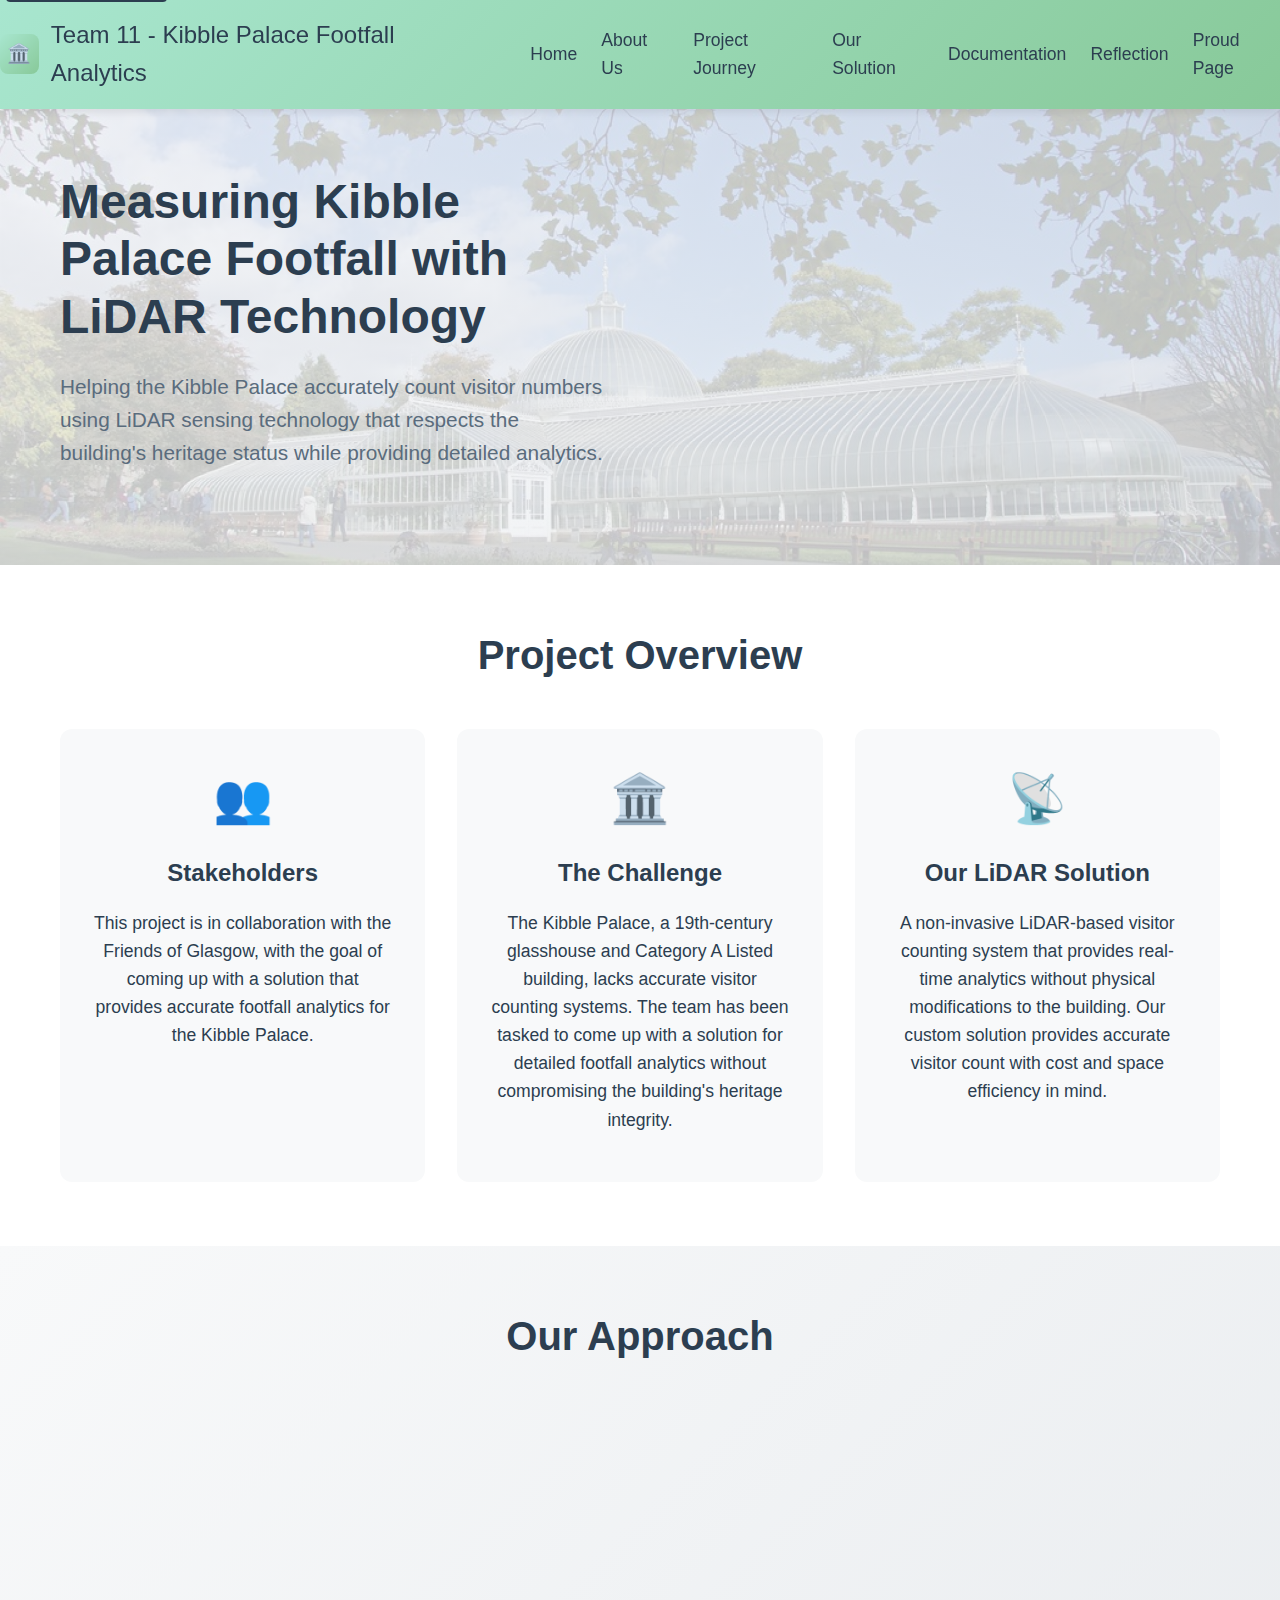
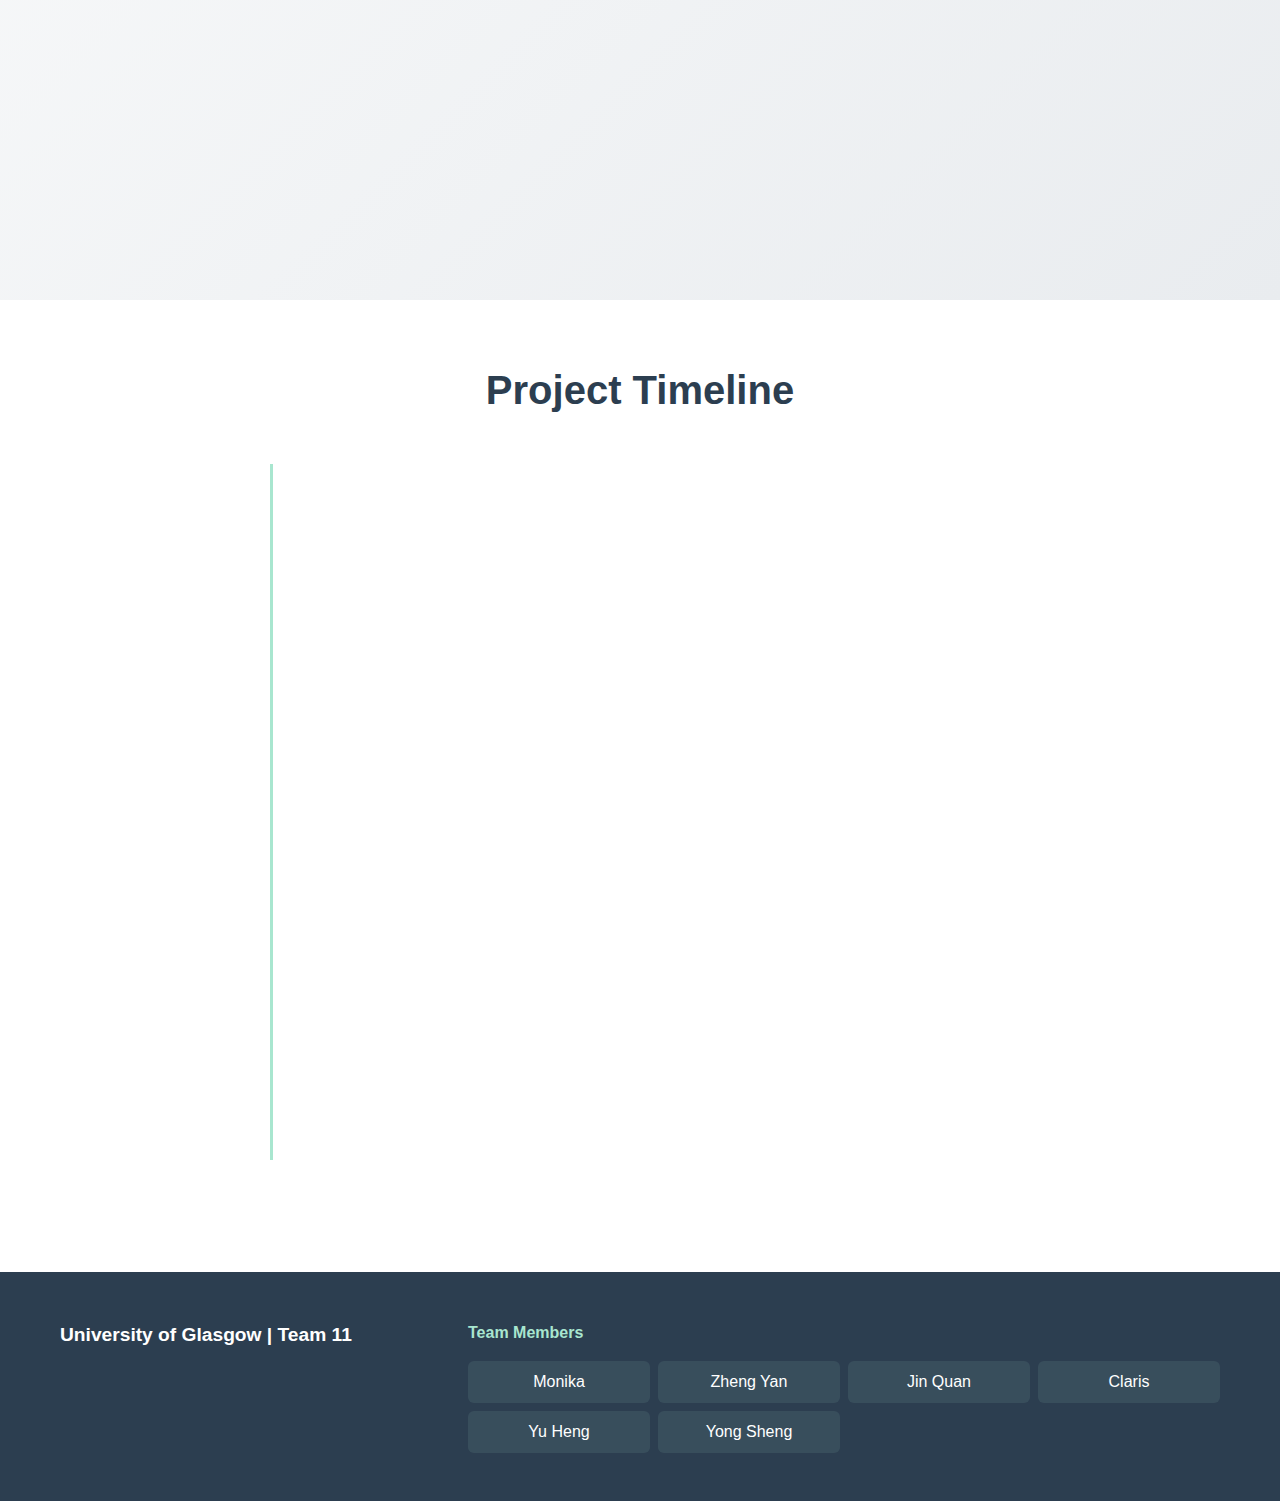
<file: index.html>
<!DOCTYPE html>
<html lang="en">
<head>
    <meta charset="UTF-8">
    <meta name="viewport" content="width=device-width, initial-scale=1.0">
    <title>Measuring Kibble Palace Footfall - LiDAR Solution</title>
    <link rel="stylesheet" href="css/index.css">
</head>
<body>
    <!-- Header -->
    <header>
        <nav>
            <div class="nav-container">
                <a href="index.html" class="logo">
                    <div class="logo-icon">🏛️</div>
                    Team 11 - Kibble Palace Footfall Analytics
                </a>
                <ul class="nav-menu">
                    <li class="nav-item">
                        <a href="index.html" class="nav-link">Home</a>
                    </li>
                    <li class="nav-item">
                        <a href="about.html" class="nav-link">About Us</a>
                    </li>
                    <li class="nav-item dropdown">
                        <a href="journey.html" class="nav-link dropdown-toggle">Project Journey</a>
                        <ul class="dropdown-menu">
                            <li><a href="journey.html#problem-statement" class="dropdown-link">Problem Statement</a></li>
                            <li><a href="journey.html#requirements" class="dropdown-link">Requirements</a></li>
                            <li><a href="journey.html#design-process" class="dropdown-link">Methodology</a></li>
                            <li><a href="journey.html#phase1" class="dropdown-link">Phase 1</a></li>
                            <li><a href="journey.html#phase2" class="dropdown-link">Phase 2</a></li>
                            <li><a href="journey.html#phase3" class="dropdown-link">Phase 3</a></li>
                            <li><a href="journey.html#phase4" class="dropdown-link">Phase 4</a></li>
                        </ul>
                    </li>
                    <li class="nav-item">
                        <a href="solutions.html" class="nav-link">Our Solution</a>
                    </li>
                    <li class="nav-item dropdown">
                        <a href="#" class="nav-link dropdown-toggle">Documentation</a>
                        <ul class="dropdown-menu">
                            <li><a href="portfolio.html" class="dropdown-link">Work Portfolio</a></li>
                        </ul>
                    </li>
                    <li class="nav-item">
                        <a href="reflection.html" class="nav-link">Reflection</a>
                    </li>
                    <li class="nav-item">
                        <a href="proud.html" class="nav-link">Proud Page</a>
                    </li>
                </ul>
                <button class="mobile-menu-toggle" aria-label="Toggle mobile menu">
                    <span></span>
                    <span></span>
                    <span></span>
                </button>
            </div>
        </nav>
    </header>

    <!-- Main Content -->
    <main>
        <!-- Hero Section -->
        <section class="hero">
            <div class="container">
            <div class="hero-content">
                <h1 class="hero-title">Measuring Kibble Palace Footfall with LiDAR Technology</h1>
                <p class="hero-subtitle">Helping the Kibble Palace accurately count visitor numbers using LiDAR sensing technology that respects the building's heritage status while providing detailed analytics.</p>
            </div>
        </section>

        <!-- Overview Section -->
        <section class="overview">
            <div class="container">
                <h2 class="section-title">Project Overview</h2>
                <div class="overview-grid">
                    <div class="overview-card">
                        <div class="card-icon">👥</div>
                        <h3>Stakeholders</h3>
                        <p>This project is in collaboration with the Friends of Glasgow, with the goal of coming up with a solution that provides accurate footfall analytics for the Kibble Palace.</p>
                    </div>
                    <div class="overview-card">
                        <div class="card-icon">🏛️</div>
                        <h3>The Challenge</h3>
                        <p>The Kibble Palace, a 19th-century glasshouse and Category A Listed building, lacks accurate visitor counting systems. The team has been tasked to come up with a solution for detailed footfall analytics without compromising the building's heritage integrity.</p>
                    </div>
                    <div class="overview-card">
                        <div class="card-icon">📡</div>
                        <h3>Our LiDAR Solution</h3>
                        <p>A non-invasive LiDAR-based visitor counting system that provides real-time analytics without physical modifications to the building. Our custom solution provides accurate visitor count with cost and space efficiency in mind.</p>
                    </div>
                </div>
            </div>
        </section>

        <!-- Key Features Section -->
        <section class="features">
            <div class="container">
                <h2 class="section-title">Our Approach</h2>
                <div class="features-grid">
                    <div class="feature-item">
                        <h3>LiDAR Sensor</h3>
                        <p>Strategic placement of the LiDAR sensor at the key common access point helps accurately detect and count visitors without requiring structural modifications to the heritage building.</p>
                    </div>
                    <div class="feature-item">
                        <h3>Budget Friendly</h3>
                        <p>Using the Raspberry Pi and low-cost LiDAR sensors, we developed a budget-friendly solution that meets the project's financial constraints while delivering accurate visitor tracking.</p>
                    </div>
                    <div class="feature-item">
                        <h3>Heritage Compliance</h3>
                        <p>Solution designed specifically with the building's status in mind, ensuring no significant physical alterations while providing comprehensive visitor tracking suitable for historic plant and animal environments.</p>
                    </div>
                    <div class="feature-item">
                        <h3>Data Visualization</h3>
                        <p>Data collected by the LiDAR sensor is sent to the interactive dashboard through the attached Raspberry Pi, enabling real-time monitoring and analysis of visitor patterns.</p>
                    </div>
                </div>
            </div>
        </section>

        <!-- Timeline Section -->
        <section class="timeline">
            <div class="container">
                <h2 class="section-title">Project Timeline</h2>
                <div class="timeline-container">
                    <div class="timeline-item">
                        <div class="timeline-marker"></div>
                        <div class="timeline-content">
                            <h3>Week 1: Research & Discovery</h3>
                            <p>Conducted site analysis of the Kibble Palace, researched Listed Building constraints, investigated existing visitor counting technologies, and explored LiDAR capabilities for heritage environments.</p>
                        </div>
                    </div>
                    <div class="timeline-item">
                        <div class="timeline-marker"></div>
                        <div class="timeline-content">
                            <h3>Week 2: LiDAR Prototyping & Testing</h3>
                            <p>Created physical prototype for the LiDAR sensor and the Kibble Palace environment and completed the interactive dashboard interface.</p>
                        </div>
                    </div>
                    <div class="timeline-item">
                        <div class="timeline-marker"></div>
                        <div class="timeline-content">
                            <h3>Week 3: Finalisation of Prototype & Poster</h3>
                            <p>Refined the physical prototype for the LiDAR sensor and the Kibble Palace environment, and finalized the project poster.</p>
                        </div>
                    </div>
                </div>
            </div>
        </section>
    </main>

    <!-- Footer -->
    <footer>
        <div class="container">
            <div class="footer-content">
                <div class="footer-info">
                    <p><strong>University of Glasgow | Team 11</strong></p>
                </div>
                <div class="team-members">
                    <h4>Team Members</h4>
                    <div class="members-grid">
                        <span>Monika</span>
                        <span>Zheng Yan</span>
                        <span>Jin Quan</span>
                        <span>Claris</span>
                        <span>Yu Heng</span>
                        <span>Yong Sheng</span>
                    </div>
                </div>
            </div>
        </div>
    </footer>

    <script src="js/index.js"></script>
</body>
</html>
</file>
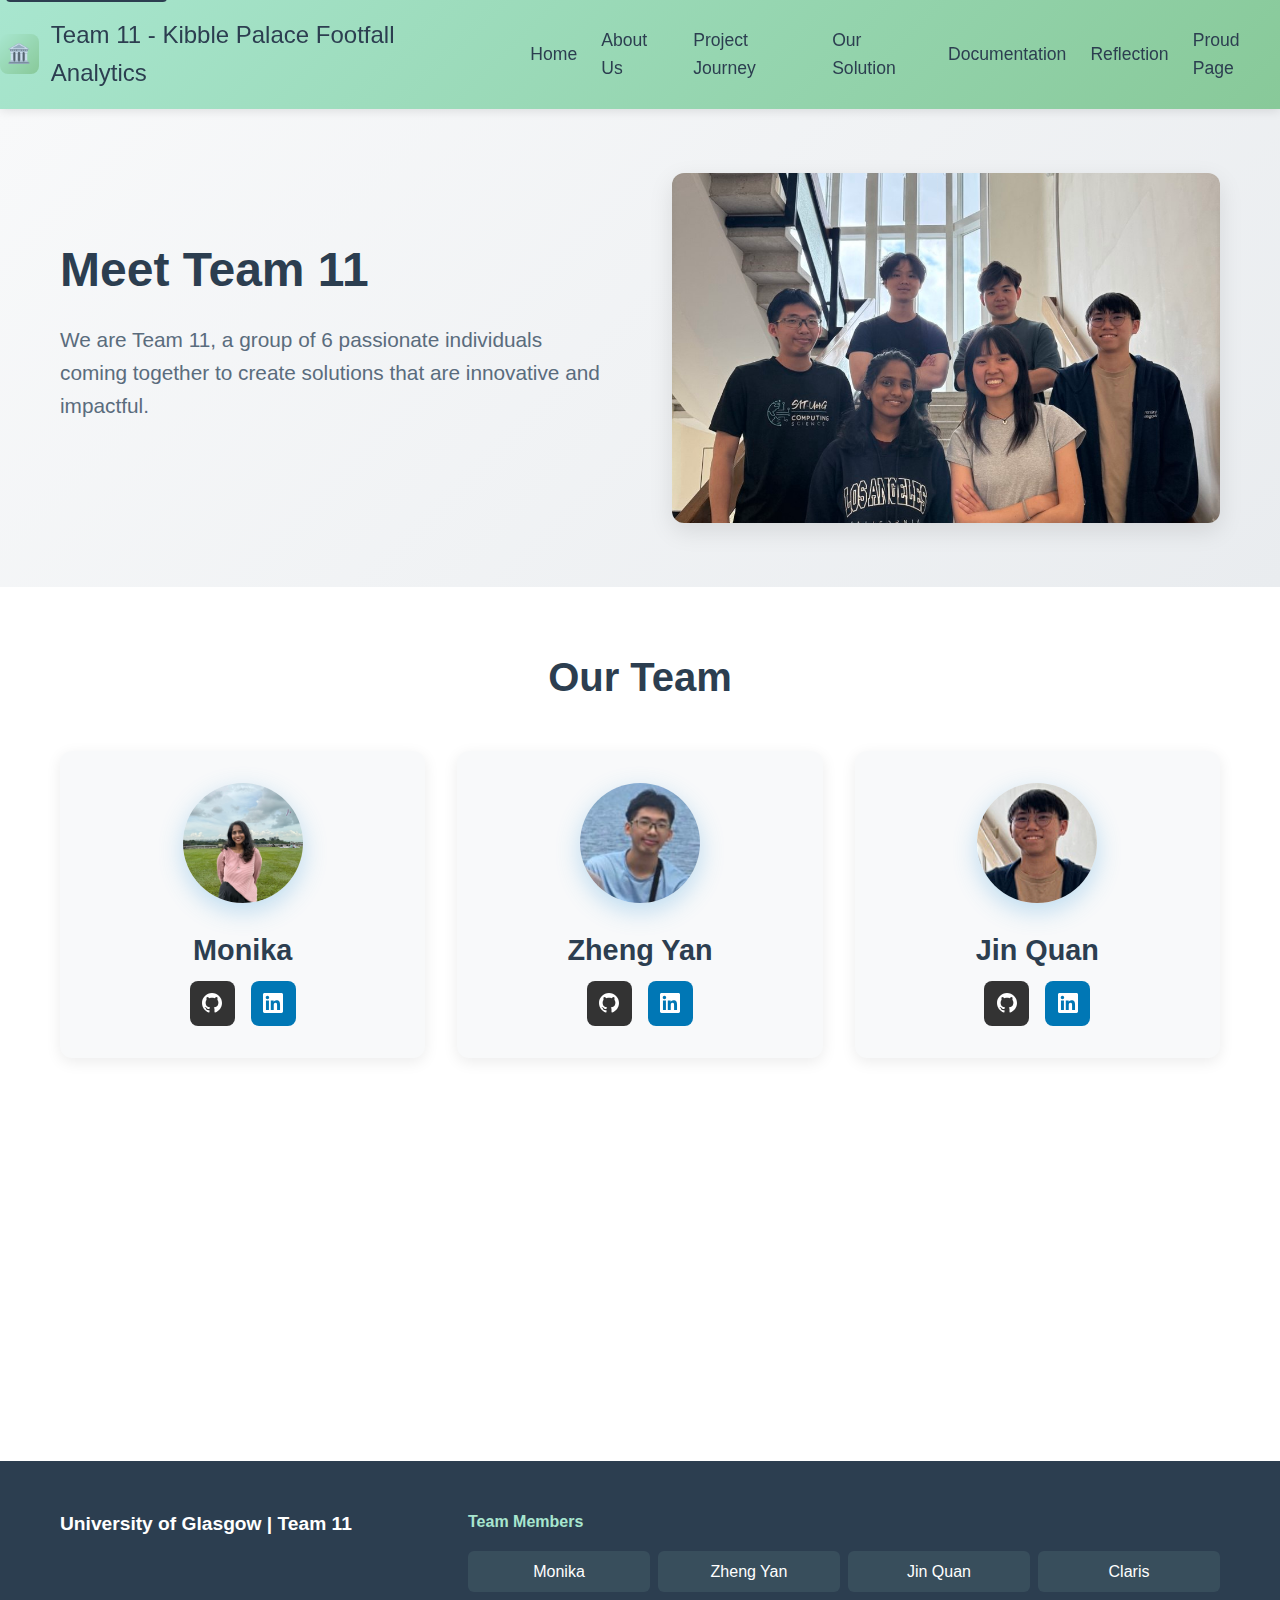
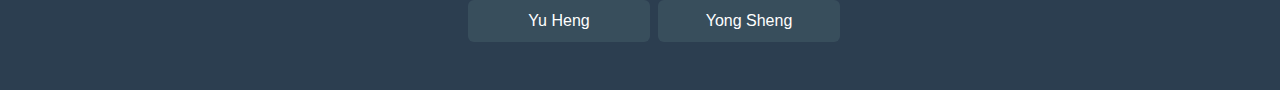
<file: about.html>
<!DOCTYPE html>
<html lang="en">
  <head>
    <meta charset="UTF-8" />
    <meta name="viewport" content="width=device-width, initial-scale=1.0" />
    <title>About Us - Kibble Palace Analytics Team</title>
    <link rel="stylesheet" href="css/about.css" />
  </head>
  <body>
    <!-- Header -->
    <header>
      <nav>
        <div class="nav-container">
          <a href="index.html" class="logo">
            <div class="logo-icon">🏛️</div>
            Team 11 - Kibble Palace Footfall Analytics
          </a>
          <ul class="nav-menu">
            <li class="nav-item">
              <a href="index.html" class="nav-link">Home</a>
            </li>
            <li class="nav-item">
              <a href="about.html" class="nav-link">About Us</a>
            </li>
            <li class="nav-item dropdown">
              <a href="journey.html" class="nav-link dropdown-toggle"
                >Project Journey</a
              >
              <ul class="dropdown-menu">
                <li>
                  <a href="journey.html#problem-statement" class="dropdown-link"
                    >Problem Statement</a
                  >
                </li>
                <li>
                  <a href="journey.html#requirements" class="dropdown-link"
                    >Requirements</a
                  >
                </li>
                <li>
                  <a href="journey.html#design-process" class="dropdown-link"
                    >Methodology</a
                  >
                </li>
                <li>
                  <a href="journey.html#phase1" class="dropdown-link"
                    >Phase 1</a
                  >
                </li>
                <li>
                  <a href="journey.html#phase2" class="dropdown-link"
                    >Phase 2</a
                  >
                </li>
                <li>
                  <a href="journey.html#phase3" class="dropdown-link"
                    >Phase 3</a
                  >
                </li>
                <li>
                  <a href="journey.html#phase4" class="dropdown-link"
                    >Phase 4</a
                  >
                </li>
              </ul>
            </li>
            <li class="nav-item">
              <a href="solutions.html" class="nav-link">Our Solution</a>
            </li>
            <li class="nav-item dropdown">
              <a href="#" class="nav-link dropdown-toggle">Documentation</a>
              <ul class="dropdown-menu">
                <li>
                  <a href="portfolio.html" class="dropdown-link"
                    >Work Portfolio</a
                  >
                </li>
              </ul>
            </li>
            <li class="nav-item">
              <a href="reflection.html" class="nav-link">Reflection</a>
            </li>
            <li class="nav-item">
              <a href="proud.html" class="nav-link">Proud Page</a>
            </li>
          </ul>
          <button class="mobile-menu-toggle" aria-label="Toggle mobile menu">
            <span></span>
            <span></span>
            <span></span>
          </button>
        </div>
      </nav>
    </header>

    <!-- Main Content -->
    <main>
      <!-- Hero Section -->
      <section class="hero">
        <div class="container">
          <div class="hero-content">
            <h1 class="hero-title">Meet Team 11</h1>
            <p class="hero-subtitle">
              We are Team 11, a group of 6 passionate individuals coming
              together to create solutions that are innovative and impactful.
            </p>
          </div>
          <div class="team-photo">
            <img
              src="img/group.jpg"
              alt="Team 11 Group Photo"
              class="team-image"
            />
          </div>
        </div>
      </section>

      <!-- Team Profiles Section -->
      <section class="team-profiles">
        <div class="container">
          <h2 class="section-title">Our Team</h2>
          <div class="profiles-grid">
            <!-- Profile 1 -->
            <div class="profile-card">
              <div class="profile-image">
                <img
                  src="img/monika.jpg"
                  alt="Monika's Profile Photo"
                  class="profile-img"
                />
              </div>
              <div class="profile-info">
                <h3 class="profile-name">Monika</h3>
                <div class="profile-links">
                  <a
                    href="https://github.com/rameshMonika"
                    class="social-link github"
                    aria-label="Monika's GitHub"
                  >
                    <svg
                      width="20"
                      height="20"
                      viewBox="0 0 24 24"
                      fill="currentColor"
                    >
                      <path
                        d="M12 0c-6.626 0-12 5.373-12 12 0 5.302 3.438 9.8 8.207 11.387.599.111.793-.261.793-.577v-2.234c-3.338.726-4.033-1.416-4.033-1.416-.546-1.387-1.333-1.756-1.333-1.756-1.089-.745.083-.729.083-.729 1.205.084 1.839 1.237 1.839 1.237 1.07 1.834 2.807 1.304 3.492.997.107-.775.418-1.305.762-1.604-2.665-.305-5.467-1.334-5.467-5.931 0-1.311.469-2.381 1.236-3.221-.124-.303-.535-1.524.117-3.176 0 0 1.008-.322 3.301 1.23.957-.266 1.983-.399 3.003-.404 1.02.005 2.047.138 3.006.404 2.291-1.552 3.297-1.23 3.297-1.23.653 1.653.242 2.874.118 3.176.77.84 1.235 1.911 1.235 3.221 0 4.609-2.807 5.624-5.479 5.921.43.372.823 1.102.823 2.222v3.293c0 .319.192.694.801.576 4.765-1.589 8.199-6.086 8.199-11.386 0-6.627-5.373-12-12-12z"
                      />
                    </svg>
                  </a>
                  <a
                    href="https://www.linkedin.com/in/monika-ramesh/"
                    class="social-link linkedin"
                    aria-label="Monika's LinkedIn"
                  >
                    <svg
                      width="20"
                      height="20"
                      viewBox="0 0 24 24"
                      fill="currentColor"
                    >
                      <path
                        d="M20.447 20.452h-3.554v-5.569c0-1.328-.027-3.037-1.852-3.037-1.853 0-2.136 1.445-2.136 2.939v5.667H9.351V9h3.414v1.561h.046c.477-.9 1.637-1.85 3.37-1.85 3.601 0 4.267 2.37 4.267 5.455v6.286zM5.337 7.433c-1.144 0-2.063-.926-2.063-2.065 0-1.138.92-2.063 2.063-2.063 1.14 0 2.064.925 2.064 2.063 0 1.139-.925 2.065-2.064 2.065zm1.782 13.019H3.555V9h3.564v11.452zM22.225 0H1.771C.792 0 0 .774 0 1.729v20.542C0 23.227.792 24 1.771 24h20.451C23.2 24 24 23.227 24 22.271V1.729C24 .774 23.2 0 22.222 0h.003z"
                      />
                    </svg>
                  </a>
                </div>
              </div>
            </div>

            <!-- Profile 2 -->
            <div class="profile-card">
              <div class="profile-image">
                <img
                  src="img/zhengyan.jpg"
                  alt="Zheng Yan's Profile Photo"
                  class="profile-img"
                />
              </div>
              <div class="profile-info">
                <h3 class="profile-name">Zheng Yan</h3>
                <div class="profile-links">
                  <a
                    href="https://github.com/zyantoh"
                    class="social-link github"
                    aria-label="Zheng Yan's GitHub"
                  >
                    <svg
                      width="20"
                      height="20"
                      viewBox="0 0 24 24"
                      fill="currentColor"
                    >
                      <path
                        d="M12 0c-6.626 0-12 5.373-12 12 0 5.302 3.438 9.8 8.207 11.387.599.111.793-.261.793-.577v-2.234c-3.338.726-4.033-1.416-4.033-1.416-.546-1.387-1.333-1.756-1.333-1.756-1.089-.745.083-.729.083-.729 1.205.084 1.839 1.237 1.839 1.237 1.07 1.834 2.807 1.304 3.492.997.107-.775.418-1.305.762-1.604-2.665-.305-5.467-1.334-5.467-5.931 0-1.311.469-2.381 1.236-3.221-.124-.303-.535-1.524.117-3.176 0 0 1.008-.322 3.301 1.23.957-.266 1.983-.399 3.003-.404 1.02.005 2.047.138 3.006.404 2.291-1.552 3.297-1.23 3.297-1.23.653 1.653.242 2.874.118 3.176.77.84 1.235 1.911 1.235 3.221 0 4.609-2.807 5.624-5.479 5.921.43.372.823 1.102.823 2.222v3.293c0 .319.192.694.801.576 4.765-1.589 8.199-6.086 8.199-11.386 0-6.627-5.373-12-12-12z"
                      />
                    </svg>
                  </a>
                  <a
                    href="https://www.linkedin.com/in/zhengyan-toh/"
                    class="social-link linkedin"
                    aria-label="Zheng Yan's LinkedIn"
                  >
                    <svg
                      width="20"
                      height="20"
                      viewBox="0 0 24 24"
                      fill="currentColor"
                    >
                      <path
                        d="M20.447 20.452h-3.554v-5.569c0-1.328-.027-3.037-1.852-3.037-1.853 0-2.136 1.445-2.136 2.939v5.667H9.351V9h3.414v1.561h.046c.477-.9 1.637-1.85 3.37-1.85 3.601 0 4.267 2.37 4.267 5.455v6.286zM5.337 7.433c-1.144 0-2.063-.926-2.063-2.065 0-1.138.92-2.063 2.063-2.063 1.14 0 2.064.925 2.064 2.063 0 1.139-.925 2.065-2.064 2.065zm1.782 13.019H3.555V9h3.564v11.452zM22.225 0H1.771C.792 0 0 .774 0 1.729v20.542C0 23.227.792 24 1.771 24h20.451C23.2 24 24 23.227 24 22.271V1.729C24 .774 23.2 0 22.222 0h.003z"
                      />
                    </svg>
                  </a>
                </div>
              </div>
            </div>

            <!-- Profile 3 -->
            <div class="profile-card">
              <div class="profile-image">
                <img
                  src="img/jinquan.png"
                  alt="Jin Quan's Profile Photo"
                  class="profile-img"
                />
              </div>
              <div class="profile-info">
                <h3 class="profile-name">Jin Quan</h3>
                <div class="profile-links">
                  <a
                    href="https://github.com/jaqket"
                    class="social-link github"
                    aria-label="Jin Quan's GitHub"
                  >
                    <svg
                      width="20"
                      height="20"
                      viewBox="0 0 24 24"
                      fill="currentColor"
                    >
                      <path
                        d="M12 0c-6.626 0-12 5.373-12 12 0 5.302 3.438 9.8 8.207 11.387.599.111.793-.261.793-.577v-2.234c-3.338.726-4.033-1.416-4.033-1.416-.546-1.387-1.333-1.756-1.333-1.756-1.089-.745.083-.729.083-.729 1.205.084 1.839 1.237 1.839 1.237 1.07 1.834 2.807 1.304 3.492.997.107-.775.418-1.305.762-1.604-2.665-.305-5.467-1.334-5.467-5.931 0-1.311.469-2.381 1.236-3.221-.124-.303-.535-1.524.117-3.176 0 0 1.008-.322 3.301 1.23.957-.266 1.983-.399 3.003-.404 1.02.005 2.047.138 3.006.404 2.291-1.552 3.297-1.23 3.297-1.23.653 1.653.242 2.874.118 3.176.77.84 1.235 1.911 1.235 3.221 0 4.609-2.807 5.624-5.479 5.921.43.372.823 1.102.823 2.222v3.293c0 .319.192.694.801.576 4.765-1.589 8.199-6.086 8.199-11.386 0-6.627-5.373-12-12-12z"
                      />
                    </svg>
                  </a>
                  <a
                    href="https://www.linkedin.com/in/choo-jin-quan"
                    class="social-link linkedin"
                    aria-label="Jin Quan's LinkedIn"
                  >
                    <svg
                      width="20"
                      height="20"
                      viewBox="0 0 24 24"
                      fill="currentColor"
                    >
                      <path
                        d="M20.447 20.452h-3.554v-5.569c0-1.328-.027-3.037-1.852-3.037-1.853 0-2.136 1.445-2.136 2.939v5.667H9.351V9h3.414v1.561h.046c.477-.9 1.637-1.85 3.37-1.85 3.601 0 4.267 2.37 4.267 5.455v6.286zM5.337 7.433c-1.144 0-2.063-.926-2.063-2.065 0-1.138.92-2.063 2.063-2.063 1.14 0 2.064.925 2.064 2.063 0 1.139-.925 2.065-2.064 2.065zm1.782 13.019H3.555V9h3.564v11.452zM22.225 0H1.771C.792 0 0 .774 0 1.729v20.542C0 23.227.792 24 1.771 24h20.451C23.2 24 24 23.227 24 22.271V1.729C24 .774 23.2 0 22.222 0h.003z"
                      />
                    </svg>
                  </a>
                </div>
              </div>
            </div>

            <!-- Profile 4 -->
            <div class="profile-card">
              <div class="profile-image">
                <img
                  src="img/claris.jpg"
                  alt="Claris Foo's Profile Photo"
                  class="profile-img"
                />
              </div>
              <div class="profile-info">
                <h3 class="profile-name">Claris Foo</h3>
                <div class="profile-links">
                  <a
                    href="https://github.com/fooclaris"
                    class="social-link github"
                    aria-label="Claris Foo's GitHub"
                  >
                    <svg
                      width="20"
                      height="20"
                      viewBox="0 0 24 24"
                      fill="currentColor"
                    >
                      <path
                        d="M12 0c-6.626 0-12 5.373-12 12 0 5.302 3.438 9.8 8.207 11.387.599.111.793-.261.793-.577v-2.234c-3.338.726-4.033-1.416-4.033-1.416-.546-1.387-1.333-1.756-1.333-1.756-1.089-.745.083-.729.083-.729 1.205.084 1.839 1.237 1.839 1.237 1.07 1.834 2.807 1.304 3.492.997.107-.775.418-1.305.762-1.604-2.665-.305-5.467-1.334-5.467-5.931 0-1.311.469-2.381 1.236-3.221-.124-.303-.535-1.524.117-3.176 0 0 1.008-.322 3.301 1.23.957-.266 1.983-.399 3.003-.404 1.02.005 2.047.138 3.006.404 2.291-1.552 3.297-1.23 3.297-1.23.653 1.653.242 2.874.118 3.176.77.84 1.235 1.911 1.235 3.221 0 4.609-2.807 5.624-5.479 5.921.43.372.823 1.102.823 2.222v3.293c0 .319.192.694.801.576 4.765-1.589 8.199-6.086 8.199-11.386 0-6.627-5.373-12-12-12z"
                      />
                    </svg>
                  </a>
                  <a
                    href="https://www.linkedin.com/in/claris-foo"
                    class="social-link linkedin"
                    aria-label="Claris Foo's LinkedIn"
                  >
                    <svg
                      width="20"
                      height="20"
                      viewBox="0 0 24 24"
                      fill="currentColor"
                    >
                      <path
                        d="M20.447 20.452h-3.554v-5.569c0-1.328-.027-3.037-1.852-3.037-1.853 0-2.136 1.445-2.136 2.939v5.667H9.351V9h3.414v1.561h.046c.477-.9 1.637-1.85 3.37-1.85 3.601 0 4.267 2.37 4.267 5.455v6.286zM5.337 7.433c-1.144 0-2.063-.926-2.063-2.065 0-1.138.92-2.063 2.063-2.063 1.14 0 2.064.925 2.064 2.063 0 1.139-.925 2.065-2.064 2.065zm1.782 13.019H3.555V9h3.564v11.452zM22.225 0H1.771C.792 0 0 .774 0 1.729v20.542C0 23.227.792 24 1.771 24h20.451C23.2 24 24 23.227 24 22.271V1.729C24 .774 23.2 0 22.222 0h.003z"
                      />
                    </svg>
                  </a>
                </div>
              </div>
            </div>

            <!-- Profile 5 -->
            <div class="profile-card">
              <div class="profile-image">
                <img
                  src="img/teeyuheng.jpg"
                  alt="Tee Yu Heng's Profile Photo"
                  class="profile-img"
                />
              </div>
              <div class="profile-info">
                <h3 class="profile-name">Tee Yu Heng</h3>
                <div class="profile-links">
                  <a
                    href="https://github.com/ChrisTeeYH"
                    class="social-link github"
                    aria-label="Tee Yu Heng's GitHub"
                  >
                    <svg
                      width="20"
                      height="20"
                      viewBox="0 0 24 24"
                      fill="currentColor"
                    >
                      <path
                        d="M12 0c-6.626 0-12 5.373-12 12 0 5.302 3.438 9.8 8.207 11.387.599.111.793-.261.793-.577v-2.234c-3.338.726-4.033-1.416-4.033-1.416-.546-1.387-1.333-1.756-1.333-1.756-1.089-.745.083-.729.083-.729 1.205.084 1.839 1.237 1.839 1.237 1.07 1.834 2.807 1.304 3.492.997.107-.775.418-1.305.762-1.604-2.665-.305-5.467-1.334-5.467-5.931 0-1.311.469-2.381 1.236-3.221-.124-.303-.535-1.524.117-3.176 0 0 1.008-.322 3.301 1.23.957-.266 1.983-.399 3.003-.404 1.02.005 2.047.138 3.006.404 2.291-1.552 3.297-1.23 3.297-1.30.653 1.653.242 2.874.118 3.176.77.84 1.235 1.911 1.235 3.221 0 4.609-2.807 5.624-5.479 5.921.43.372.823 1.102.823 2.222v3.293c0 .319.192.694.801.576 4.765-1.589 8.199-6.086 8.199-11.386 0-6.627-5.373-12-12-12z"
                      />
                    </svg>
                  </a>
                  <a
                    href="https://www.linkedin.com/in/teeyuheng/"
                    class="social-link linkedin"
                    aria-label="Tee Yu Heng's LinkedIn"
                  >
                    <svg
                      width="20"
                      height="20"
                      viewBox="0 0 24 24"
                      fill="currentColor"
                    >
                      <path
                        d="M20.447 20.452h-3.554v-5.569c0-1.328-.027-3.037-1.852-3.037-1.853 0-2.136 1.445-2.136 2.939v5.667H9.351V9h3.414v1.561h.046c.477-.9 1.637-1.85 3.37-1.85 3.601 0 4.267 2.37 4.267 5.455v6.286zM5.337 7.433c-1.144 0-2.063-.926-2.063-2.065 0-1.138.92-2.063 2.063-2.063 1.14 0 2.064.925 2.064 2.063 0 1.139-.925 2.065-2.064 2.065zm1.782 13.019H3.555V9h3.564v11.452zM22.225 0H1.771C.792 0 0 .774 0 1.729v20.542C0 23.227.792 24 1.771 24h20.451C23.2 24 24 23.227 24 22.271V1.729C24 .774 23.2 0 22.222 0h.003z"
                      />
                    </svg>
                  </a>
                </div>
              </div>
            </div>

            <!-- Profile 6 -->
            <div class="profile-card">
              <div class="profile-image">
                <img
                  src="img/tanyongsheng.png"
                  alt="Tan Yong Sheng's Profile Photo"
                  class="profile-img"
                />
              </div>
              <div class="profile-info">
                <h3 class="profile-name">Tan Yong Sheng</h3>
                <div class="profile-links">
                  <a
                    href="https://github.com/tanys086"
                    class="social-link github"
                    aria-label="Tan Yong Sheng's GitHub"
                  >
                    <svg
                      width="20"
                      height="20"
                      viewBox="0 0 24 24"
                      fill="currentColor"
                    >
                      <path
                        d="M12 0c-6.626 0-12 5.373-12 12 0 5.302 3.438 9.8 8.207 11.387.599.111.793-.261.793-.577v-2.234c-3.338.726-4.033-1.416-4.033-1.416-.546-1.387-1.333-1.756-1.333-1.756-1.089-.745.083-.729.083-.729 1.205.084 1.839 1.237 1.839 1.237 1.07 1.834 2.807 1.304 3.492.997.107-.775.418-1.305.762-1.604-2.665-.305-5.467-1.334-5.467-5.931 0-1.311.469-2.381 1.236-3.221-.124-.303-.535-1.524.117-3.176 0 0 1.008-.322 3.301 1.23.957-.266 1.983-.399 3.003-.404 1.02.005 2.047.138 3.006.404 2.291-1.552 3.297-1.23 3.297-1.23.653 1.653.242 2.874.118 3.176.77.84 1.235 1.911 1.235 3.221 0 4.609-2.807 5.624-5.479 5.921.43.372.823 1.102.823 2.222v3.293c0 .319.192.694.801.576 4.765-1.589 8.199-6.086 8.199-11.386 0-6.627-5.373-12-12-12z"
                      />
                    </svg>
                  </a>
                  <a
                    href="https://www.linkedin.com/in/tanyongshengsit/"
                    class="social-link linkedin"
                    aria-label="Tan Yong Sheng's LinkedIn"
                  >
                    <svg
                      width="20"
                      height="20"
                      viewBox="0 0 24 24"
                      fill="currentColor"
                    >
                      <path
                        d="M20.447 20.452h-3.554v-5.569c0-1.328-.027-3.037-1.852-3.037-1.853 0-2.136 1.445-2.136 2.939v5.667H9.351V9h3.414v1.561h.046c.477-.9 1.637-1.85 3.37-1.85 3.601 0 4.267 2.37 4.267 5.455v6.286zM5.337 7.433c-1.144 0-2.063-.926-2.063-2.065 0-1.138.92-2.063 2.063-2.063 1.14 0 2.064.925 2.064 2.063 0 1.139-.925 2.065-2.064 2.065zm1.782 13.019H3.555V9h3.564v11.452zM22.225 0H1.771C.792 0 0 .774 0 1.729v20.542C0 23.227.792 24 1.771 24h20.451C23.2 24 24 23.227 24 22.271V1.729C24 .774 23.2 0 22.222 0h.003z"
                      />
                    </svg>
                  </a>
                </div>
              </div>
            </div>
          </div>
        </div>
      </section>
    </main>

    <!-- Footer -->
    <footer>
      <div class="container">
        <div class="footer-content">
          <div class="footer-info">
            <p><strong>University of Glasgow | Team 11</strong></p>
          </div>
          <div class="team-members">
            <h4>Team Members</h4>
            <div class="members-grid">
              <span>Monika</span>
              <span>Zheng Yan</span>
              <span>Jin Quan</span>
              <span>Claris</span>
              <span>Yu Heng</span>
              <span>Yong Sheng</span>
            </div>
          </div>
        </div>
      </div>
    </footer>

    <script src="js/about.js"></script>
  </body>
</html>
</file>
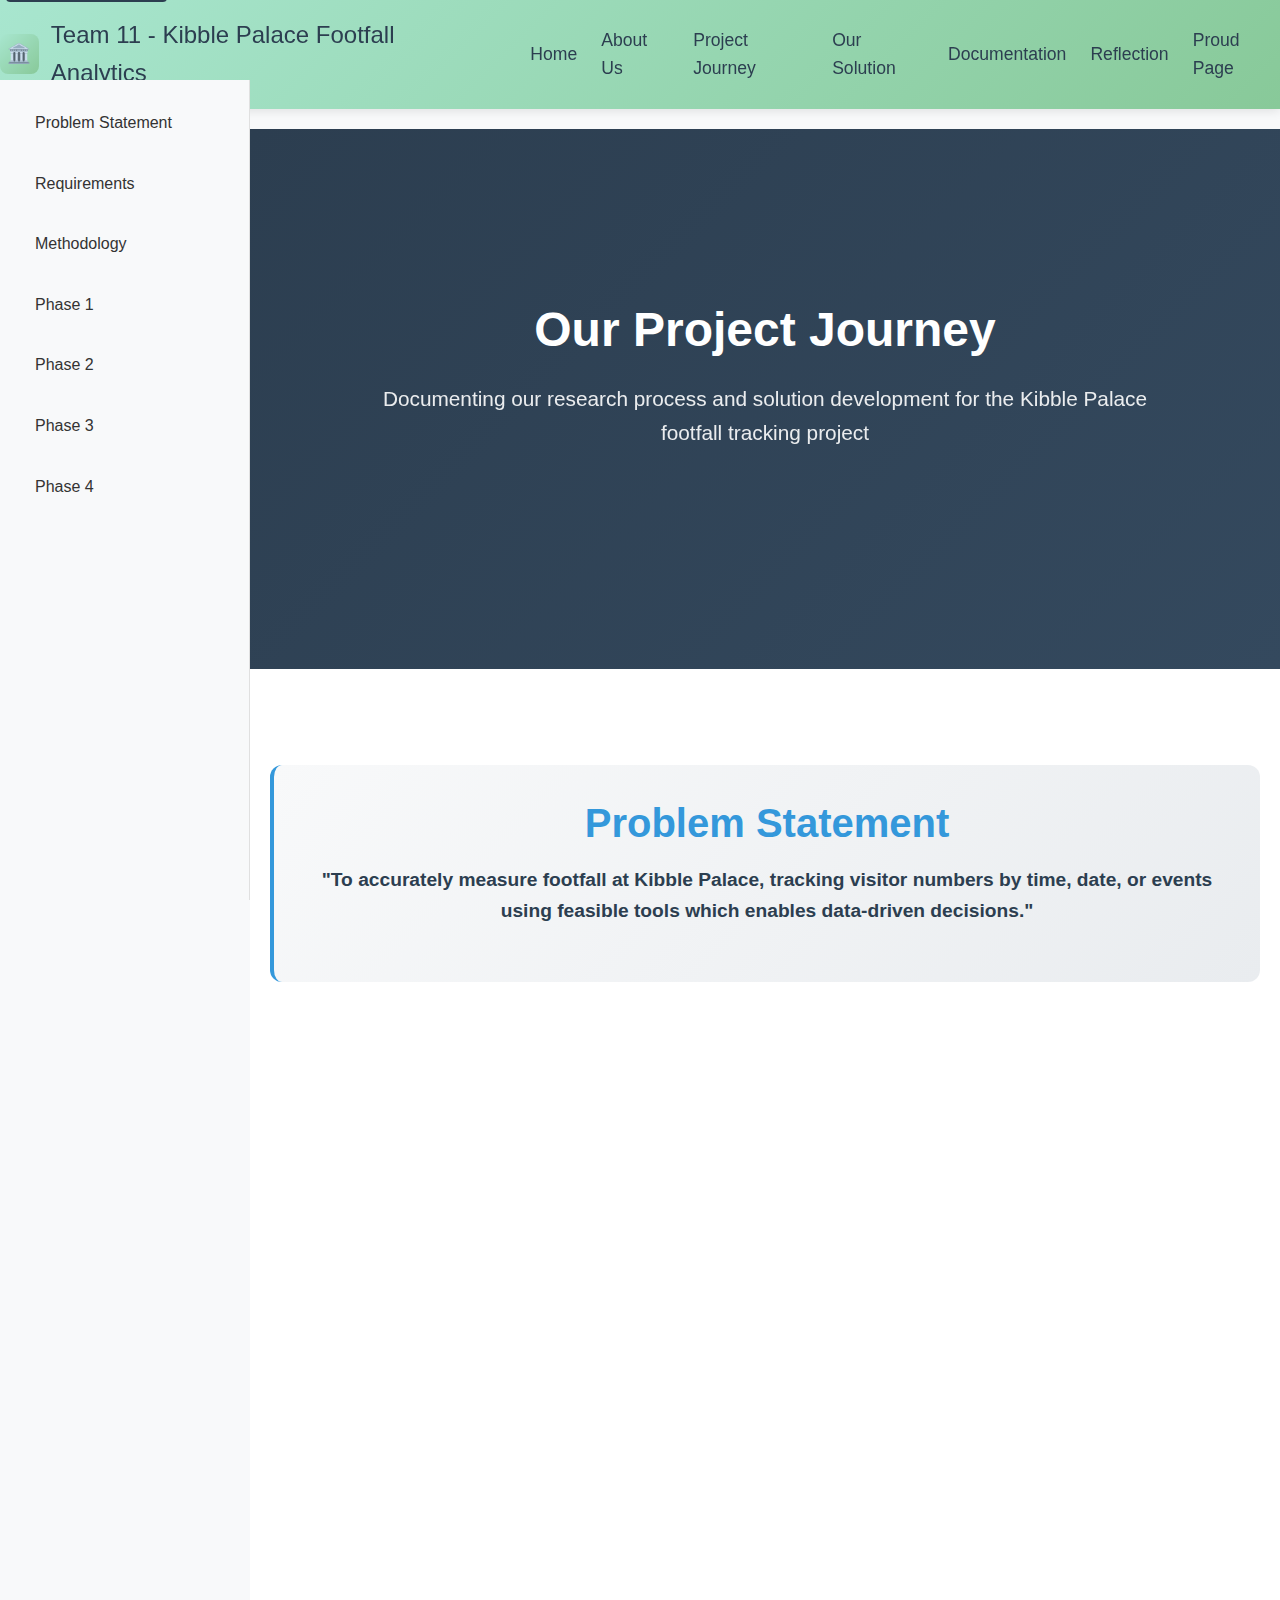
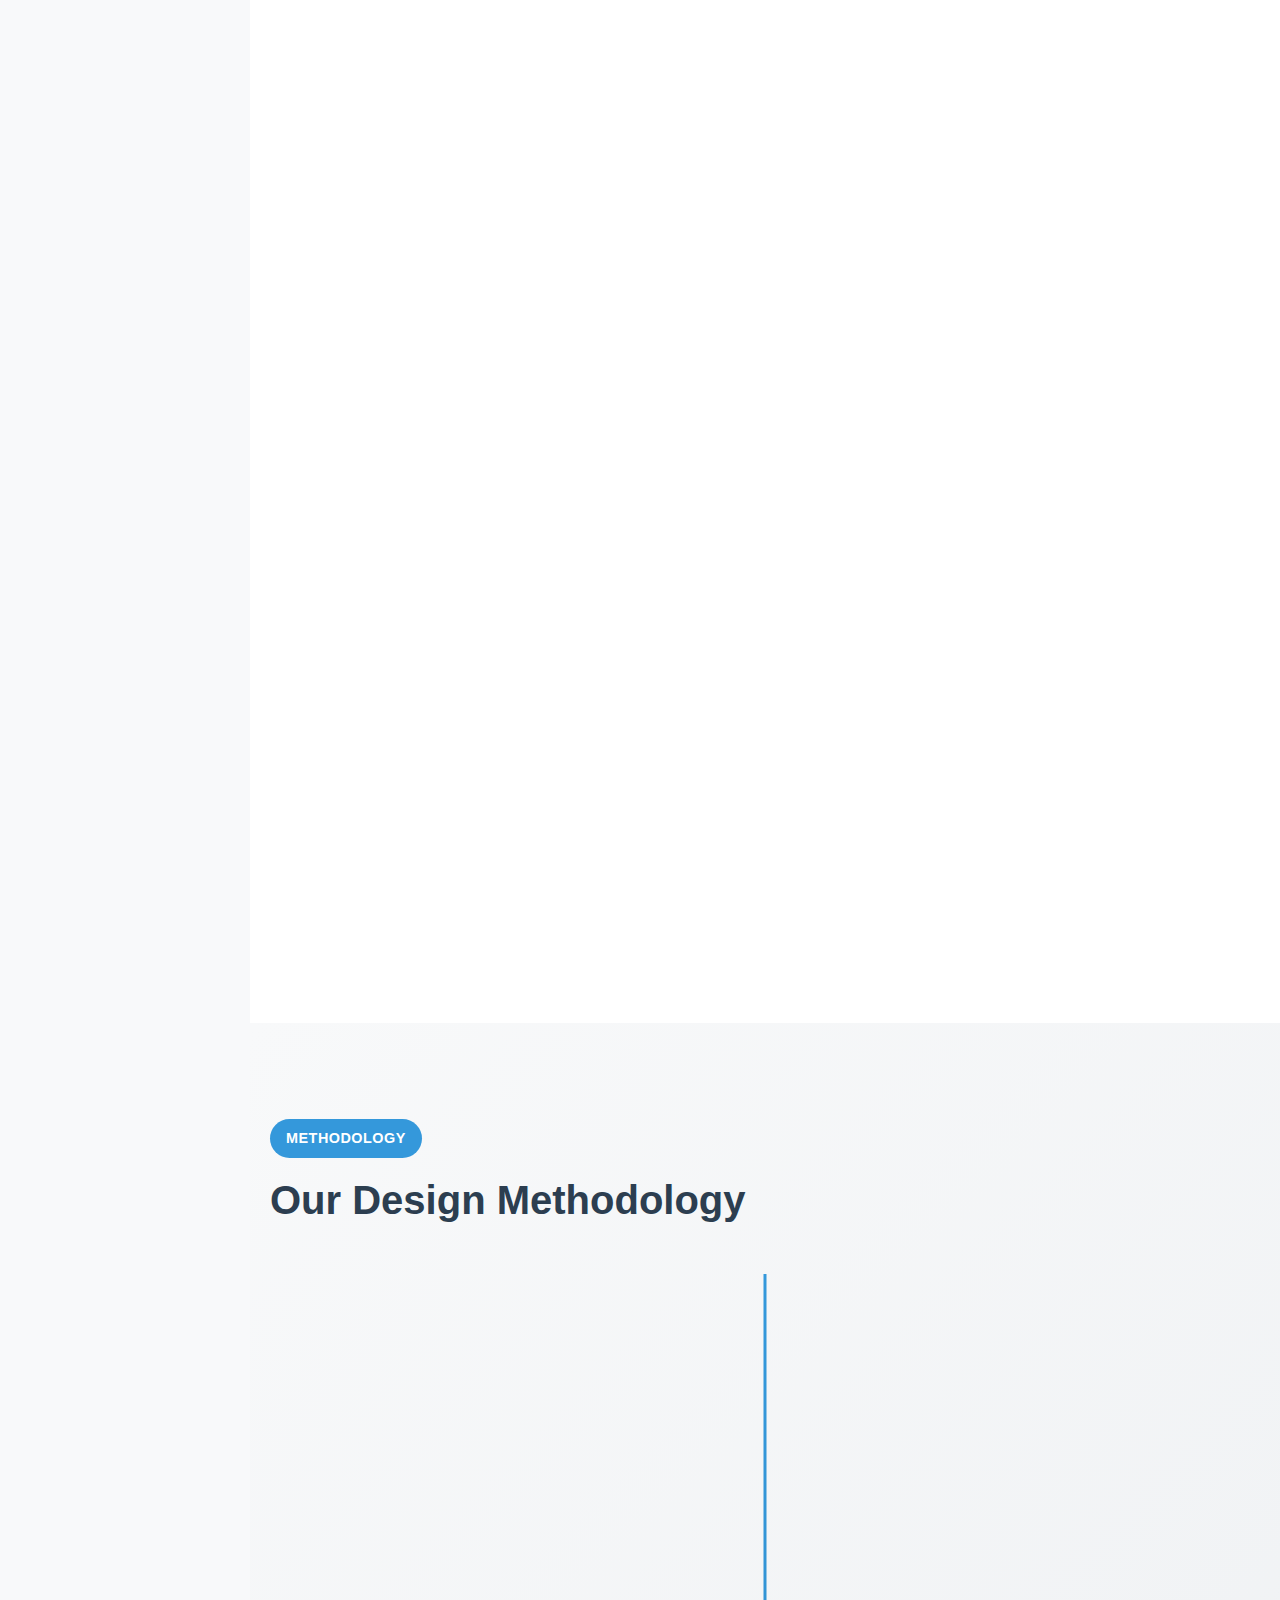
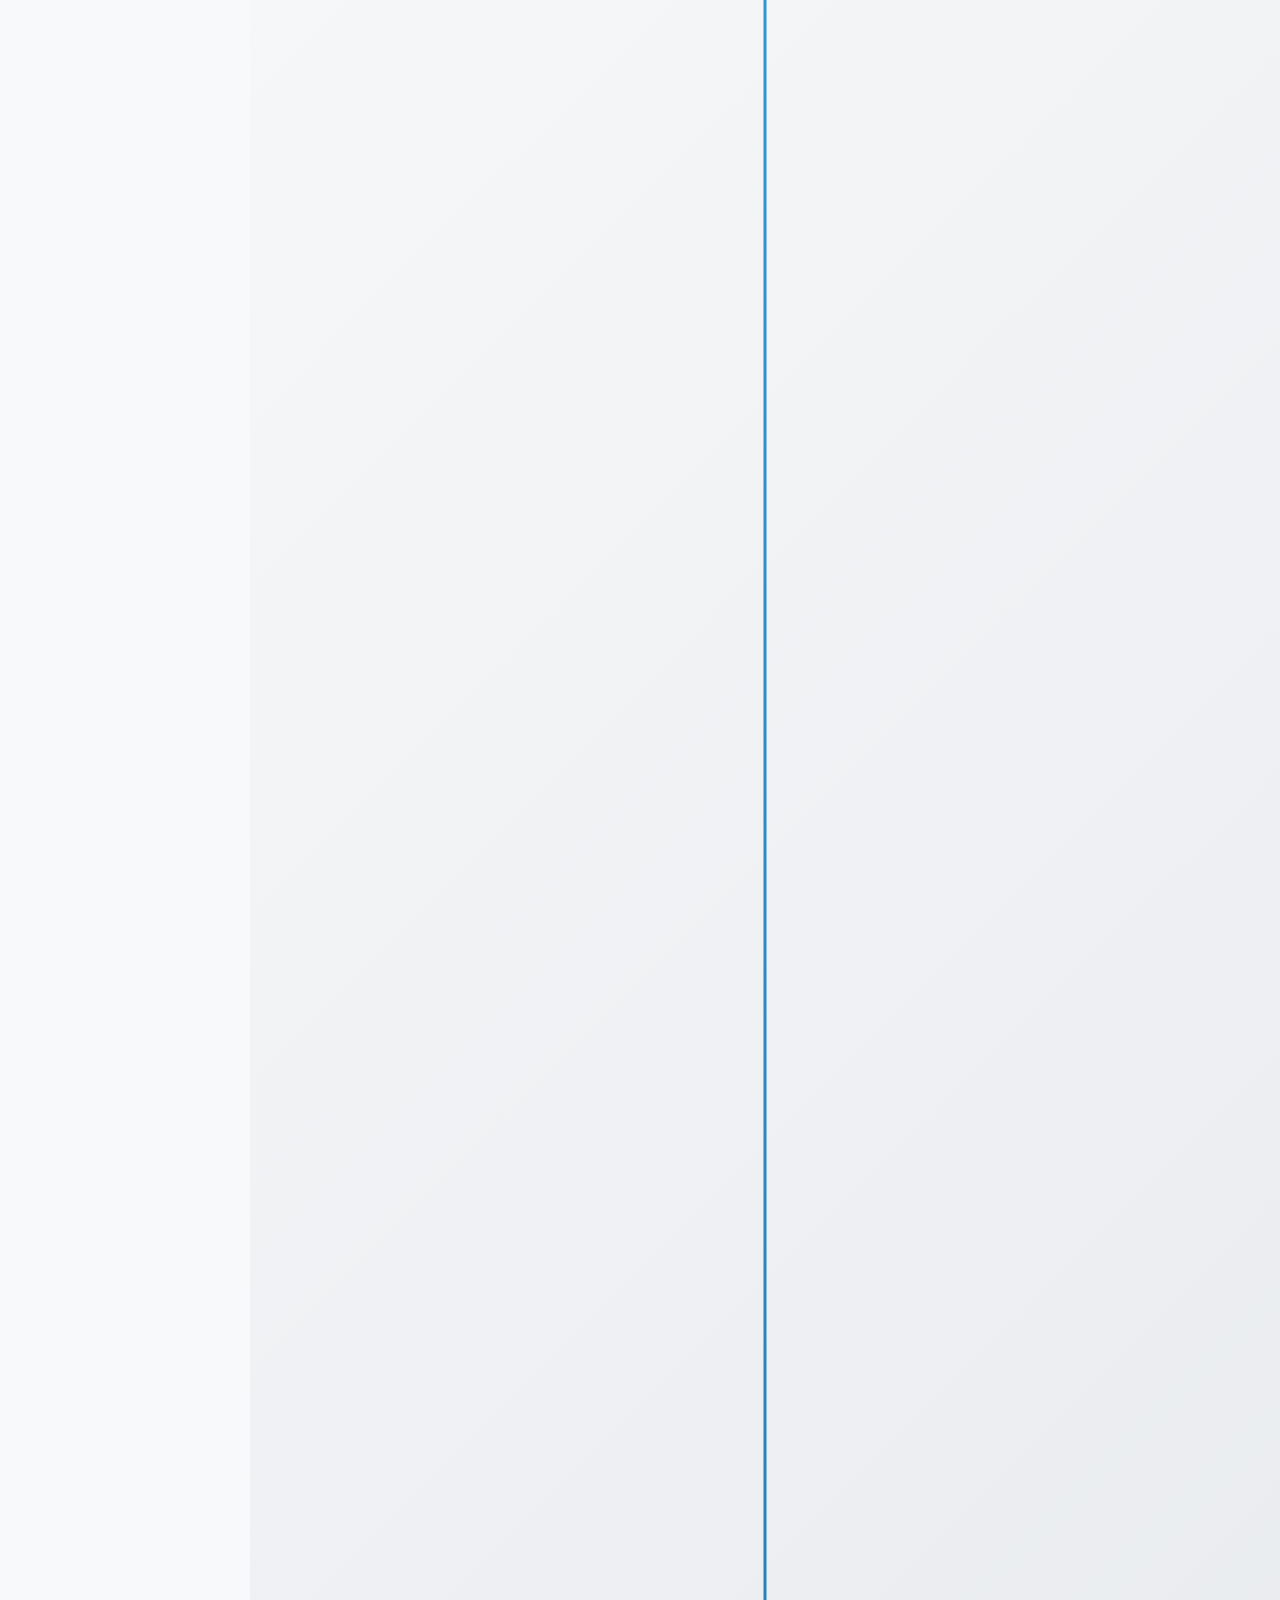
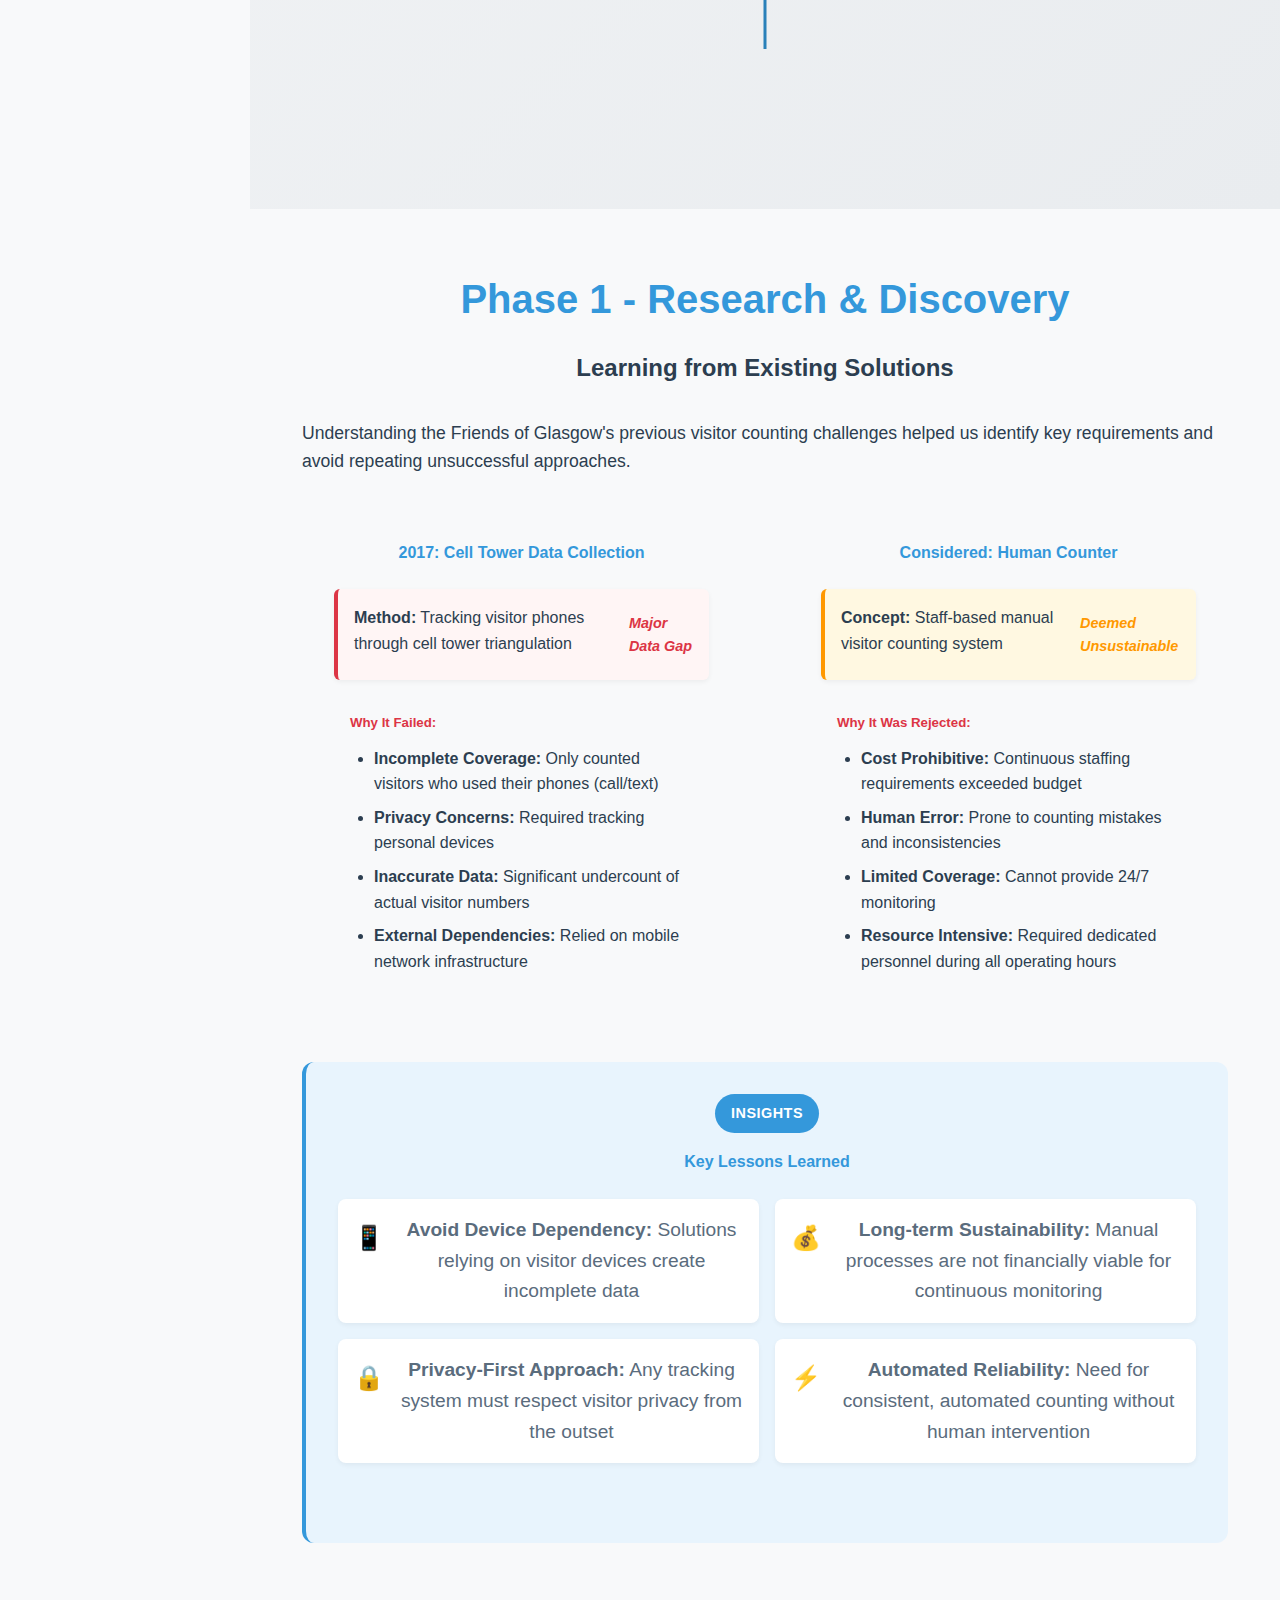
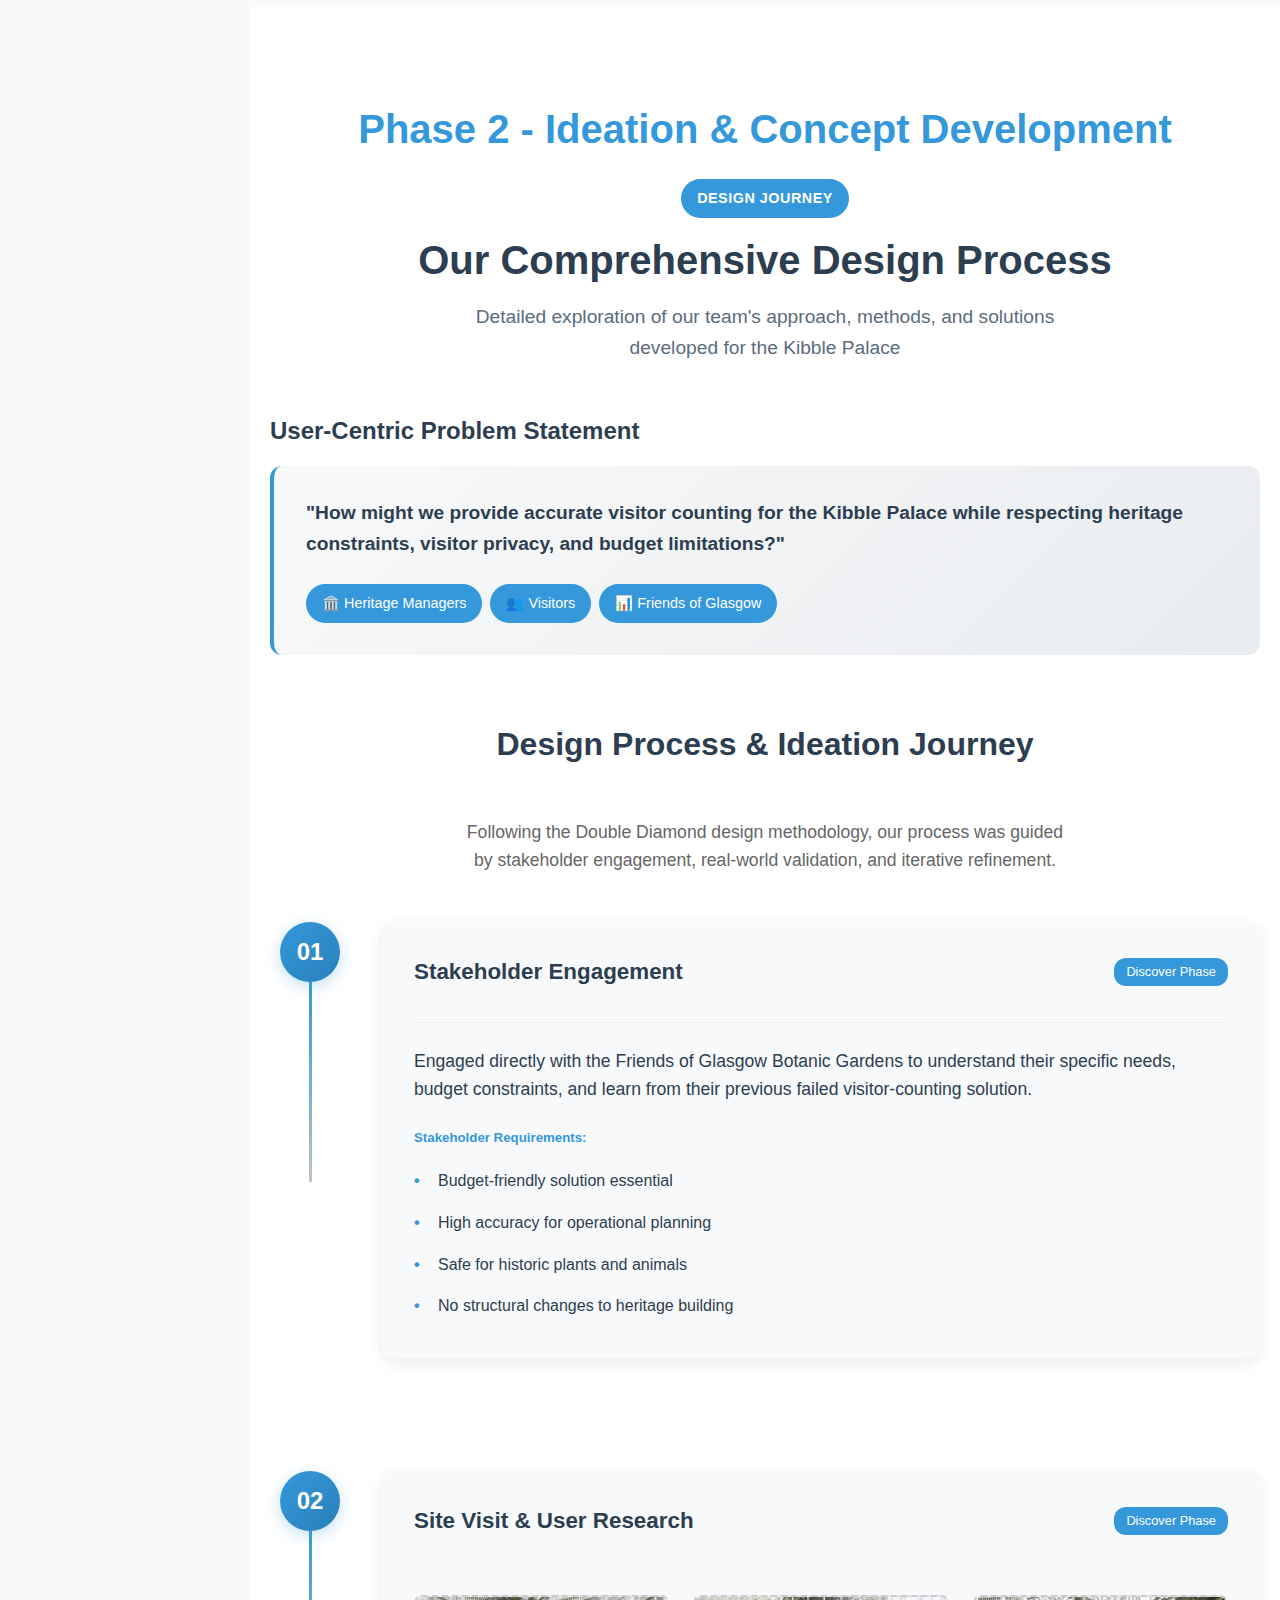
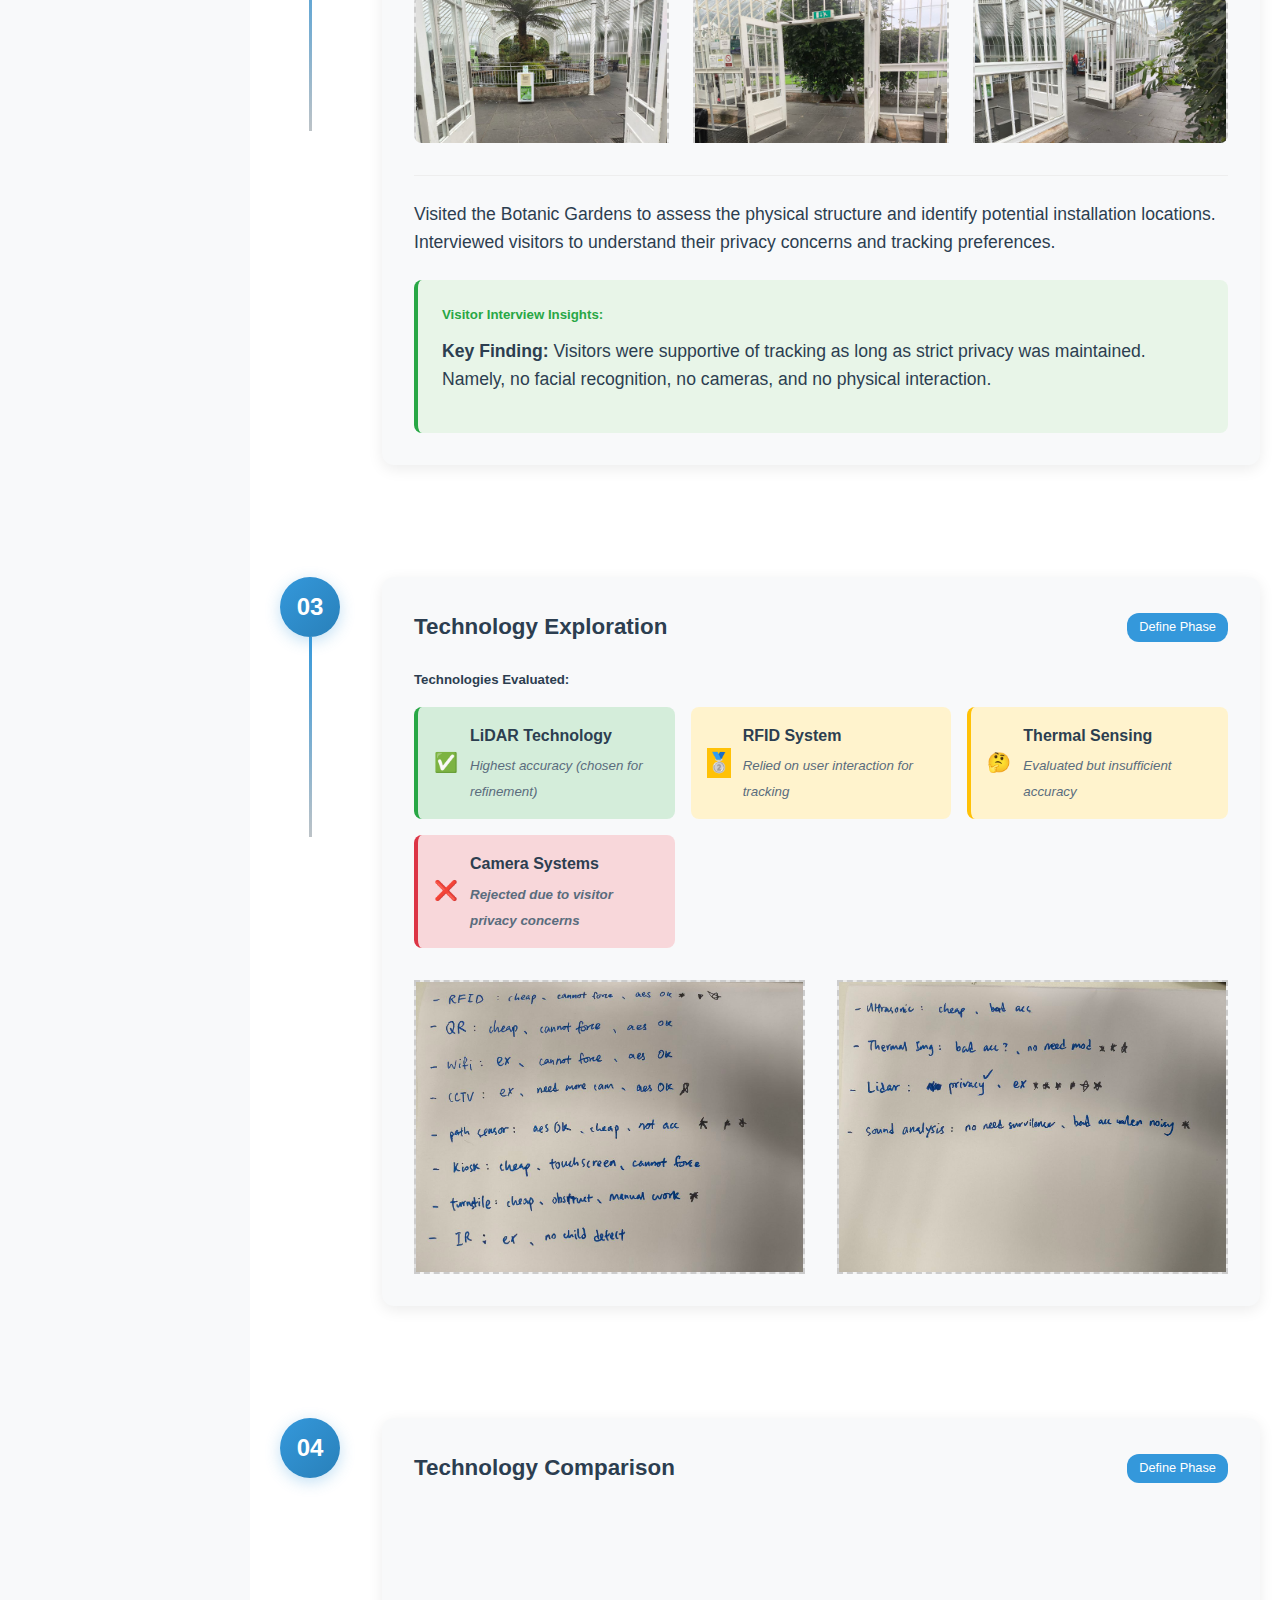
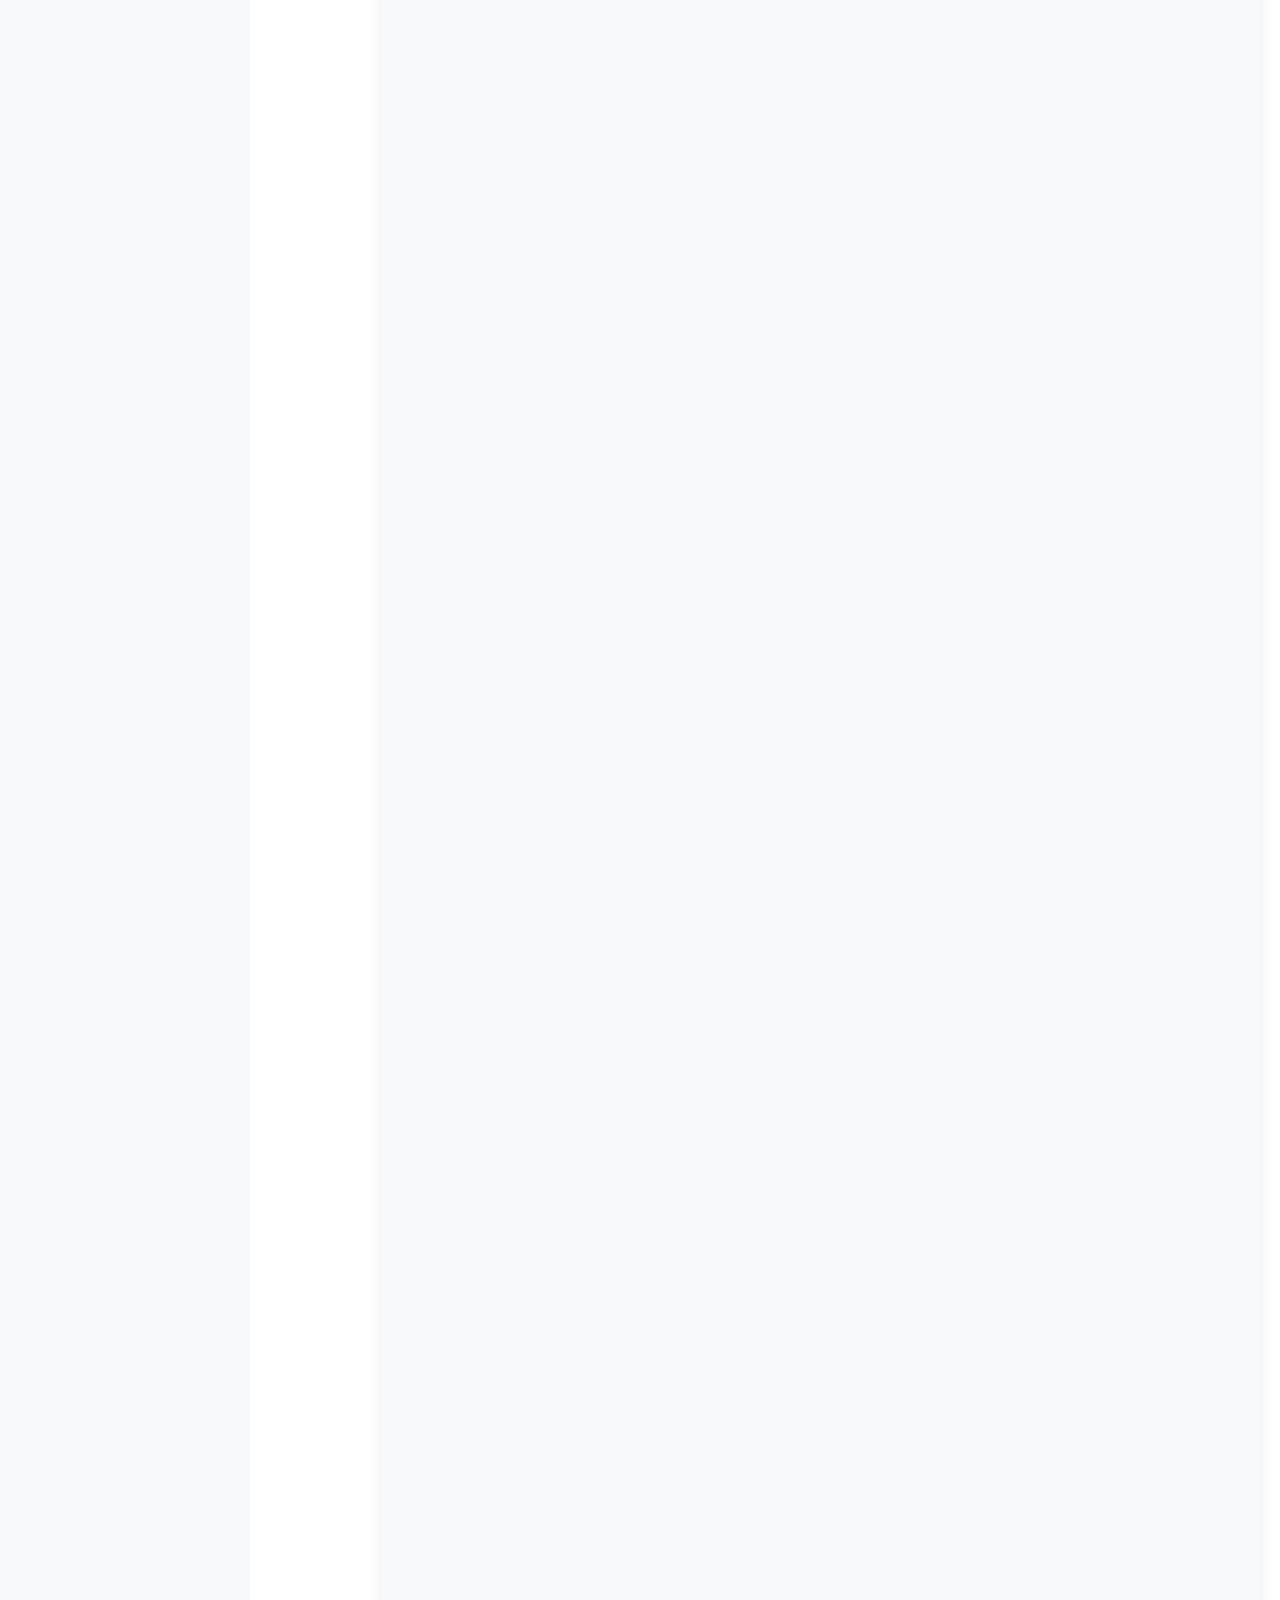
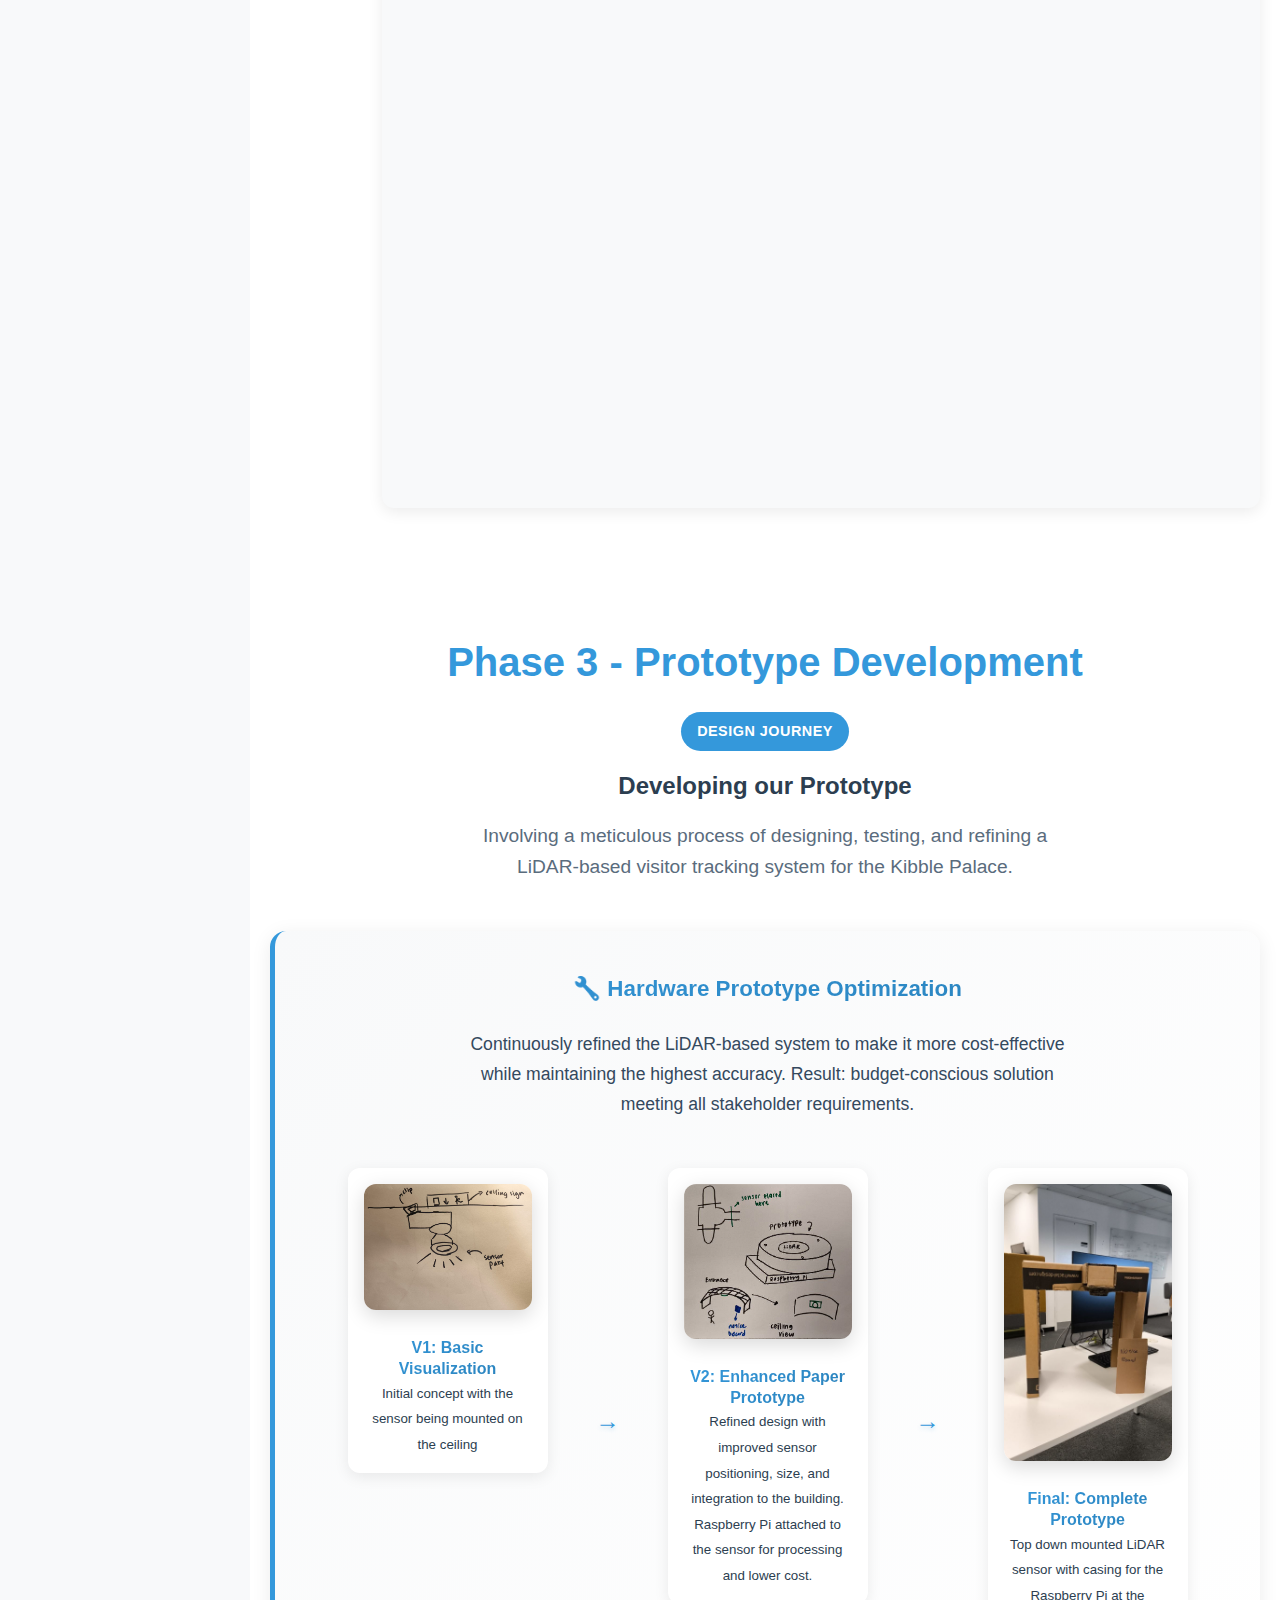
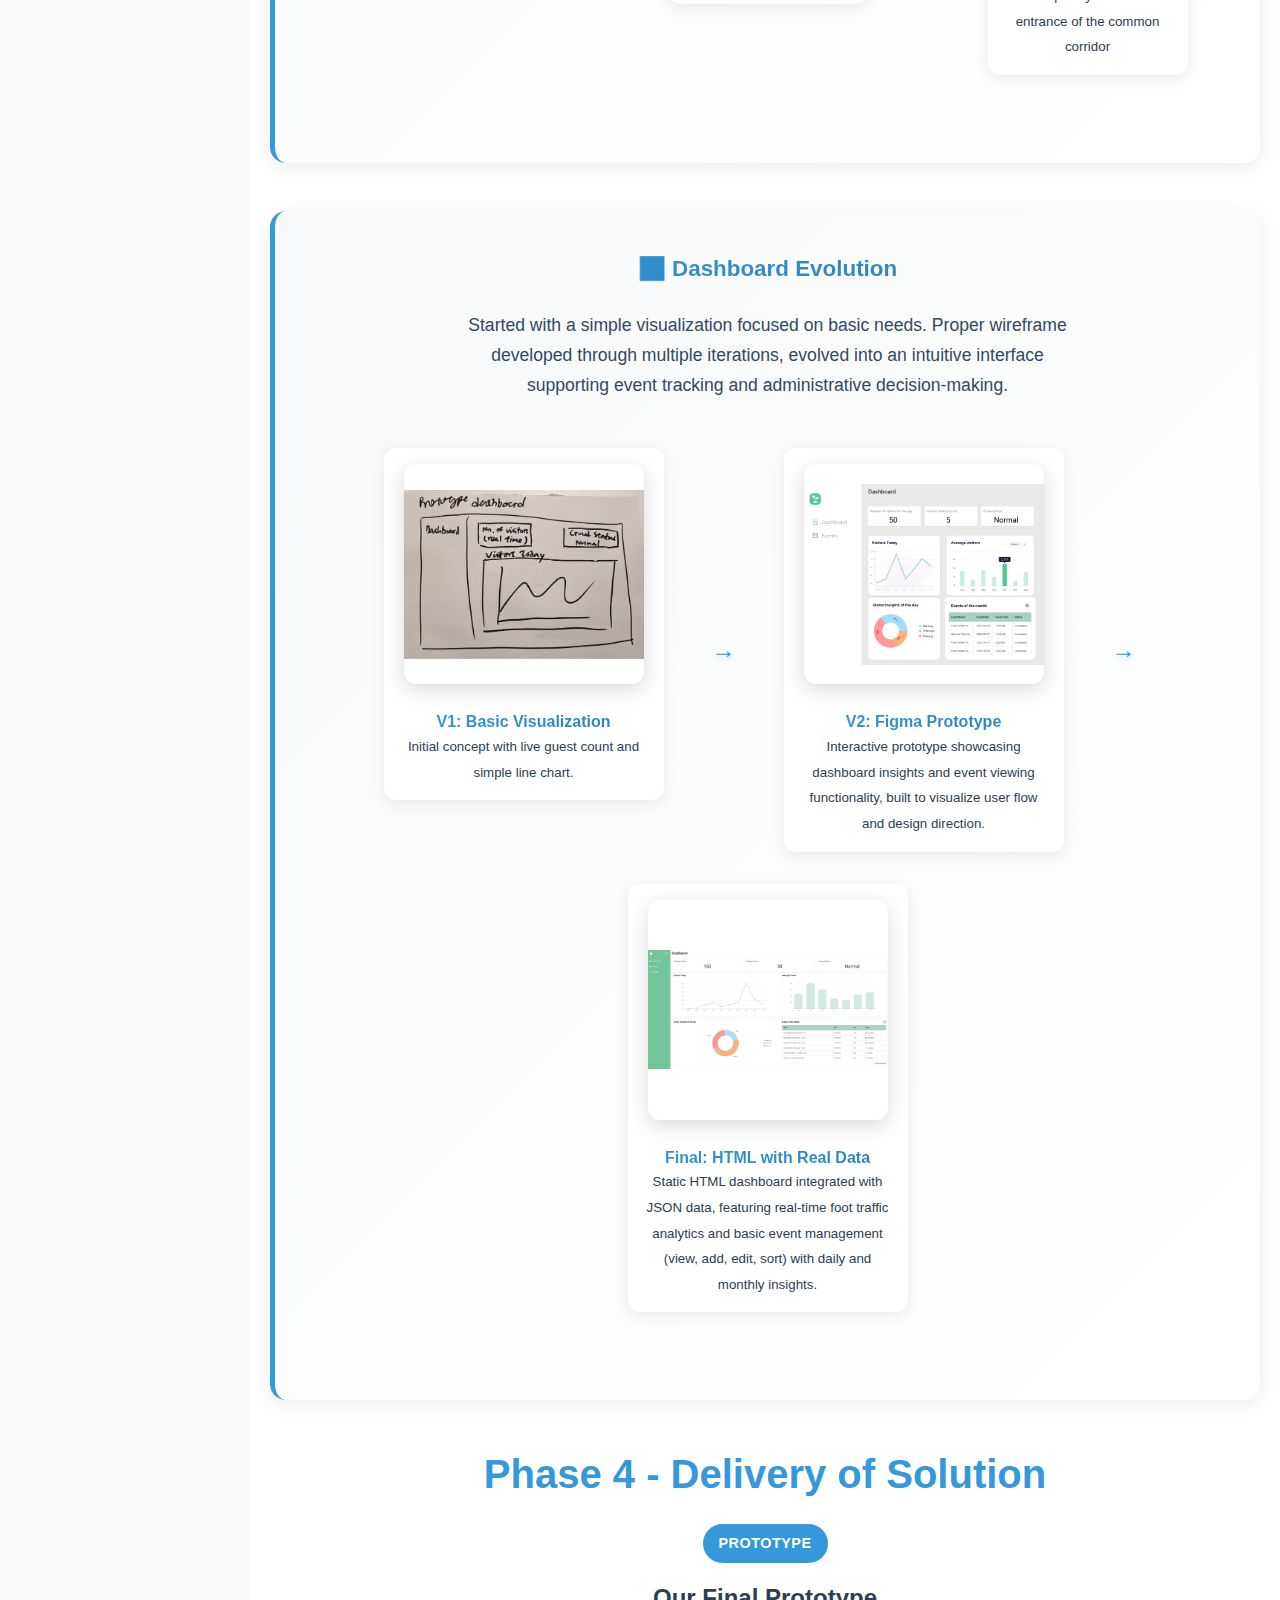
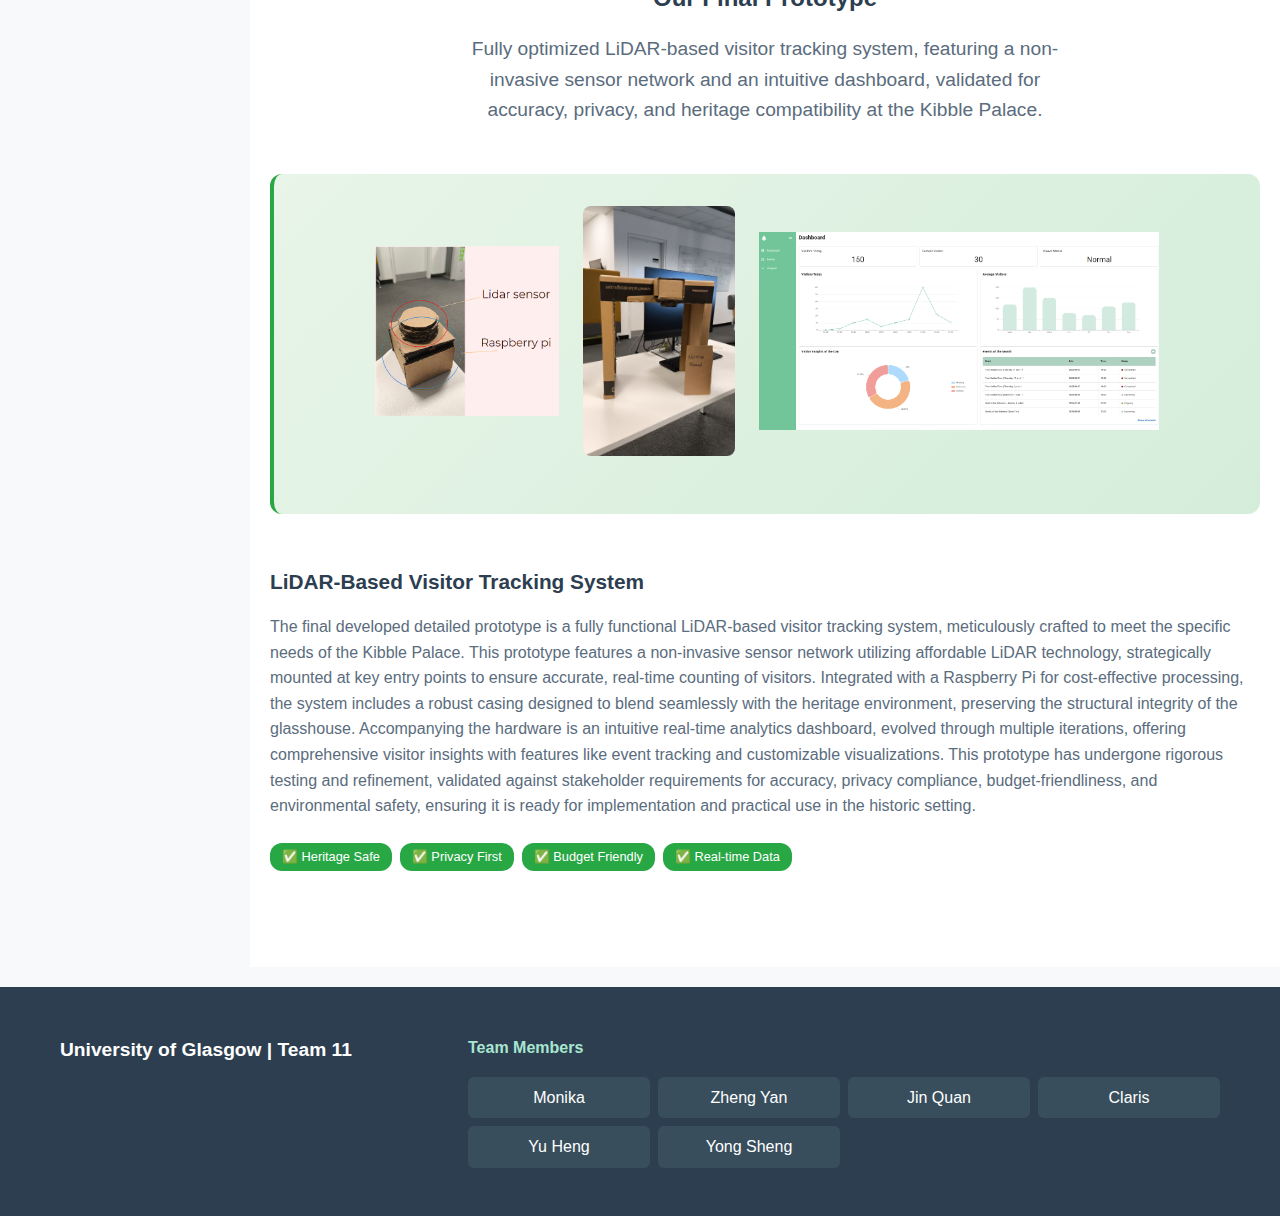
<file: journey.html>
<!DOCTYPE html>
<html lang="en">
<head>
    <meta charset="UTF-8">
    <meta name="viewport" content="width=device-width, initial-scale=1.0">
    <title>Project Journey - Kibble Palace Analytics</title>
    <link rel="stylesheet" href="css/journey.css">
</head>
<body>
    <!-- Header -->
    <header>
        <nav>
            <div class="nav-container">
                <a href="index.html" class="logo">
                    <div class="logo-icon">🏛️</div>
                    Team 11 - Kibble Palace Footfall Analytics
                </a>
                <ul class="nav-menu">
                    <li class="nav-item">
                        <a href="index.html" class="nav-link">Home</a>
                    </li>
                    <li class="nav-item">
                        <a href="about.html" class="nav-link">About Us</a>
                    </li>
                    <li class="nav-item dropdown">
                        <a href="journey.html" class="nav-link dropdown-toggle">Project Journey</a>
                        <ul class="dropdown-menu">
                            <li><a href="journey.html#problem-statement" class="dropdown-link">Problem Statement</a></li>
                            <li><a href="journey.html#requirements" class="dropdown-link">Requirements</a></li>
                            <li><a href="journey.html#design-process" class="dropdown-link">Methodology</a></li>
                            <li><a href="journey.html#phase1" class="dropdown-link">Phase 1</a></li>
                            <li><a href="journey.html#phase2" class="dropdown-link">Phase 2</a></li>
                            <li><a href="journey.html#phase3" class="dropdown-link">Phase 3</a></li>
                            <li><a href="journey.html#phase4" class="dropdown-link">Phase 4</a></li>
                        </ul>
                    </li>
                    <li class="nav-item">
                        <a href="solutions.html" class="nav-link">Our Solution</a>
                    </li>
                    <li class="nav-item dropdown">
                        <a href="#" class="nav-link dropdown-toggle">Documentation</a>
                        <ul class="dropdown-menu">
                            <li><a href="portfolio.html" class="dropdown-link">Work Portfolio</a></li>
                        </ul>
                    </li>
                    <li class="nav-item">
                        <a href="reflection.html" class="nav-link">Reflection</a>
                    </li>
                    <li class="nav-item">
                        <a href="proud.html" class="nav-link">Proud Page</a>
                    </li>
                </ul>
                <button class="mobile-menu-toggle" aria-label="Toggle mobile menu">
                    <span></span>
                    <span></span>
                    <span></span>
                </button>
            </div>
        </nav>
    </header>

    <!-- Sidebar -->
    <nav class="sidebar">
        <ul class="sidebar-nav">
            <li><a href="#problem_statement" class="sidebar-link">Problem Statement</a></li>
            <li><a href="#requirements" class="sidebar-link">Requirements</a></li>
            <li><a href="#design-process" class="sidebar-link">Methodology</a></li>
            <li><a href="#phase1" class="sidebar-link">Phase 1</a></li>
            <li><a href="#phase2" class="sidebar-link">Phase 2</a></li>
            <li><a href="#phase3" class="sidebar-link">Phase 3</a></li>
            <li><a href="#phase4" class="sidebar-link">Phase 4</a></li>
            <!-- <li><a href="#prototypes" class="sidebar-link">Design Process</a></li> -->
            <!-- <li><a href="#comparison" class="sidebar-link">Comparison</a></li> -->
        </ul>
    </nav>


    <!-- Main Content -->
    <main>
        <!-- Hero Section -->
        <section class="hero">
            <div class="container">
                <div class="hero-content">
                    <h1 class="hero-title">Our Project Journey</h1>
                    <p class="hero-subtitle">Documenting our research process and solution development for the Kibble Palace footfall tracking project</p>
                </div>
            </div>
        </section>

        <!-- Problem & Solution Section -->
        <section class="problem-solution">
            <div class="container" id="problem_statement">
                <!-- New Problem Statement Box -->
                <div class="problem-statement-card wide-statement">
                    <h2 style="color: #3498db;">Problem Statement</h2>
                    <p><strong>"To accurately measure footfall at Kibble Palace, tracking visitor numbers by time, date, or events using feasible tools which enables data-driven decisions."</strong></p>
                </div>

                <div class="split-layout" id="requirements">
                    <div class="split-content problem-side">
                        <div class="section-label">Client Requirements</div>
                        <h2>Friends of Glasgow Needs</h2>
                        <div class="problem-points">
                            <div class="problem-point">
                                <div class="point-icon">🎯</div>
                                <div class="point-content">
                                    <h3>Accurate Counting</h3>
                                    <p>Precise visitor data collection for operational planning and reporting purposes.</p>
                                </div>
                            </div>
                            <div class="problem-point">
                                <div class="point-icon">💰</div>
                                <div class="point-content">
                                    <h3>Low-Cost Solution</h3>
                                    <p>Budget-conscious approach suitable for limited organizational resources.</p>
                                </div>
                            </div>
                            <div class="problem-point">
                                <div class="point-icon">🏛️</div>
                                <div class="point-content">
                                    <h3>No Structural Changes</h3>
                                    <p>Preserve building integrity while implementing monitoring system.</p>
                                </div>
                            </div>
                            <div class="problem-point">
                                <div class="point-icon">🌿</div>
                                <div class="point-content">
                                    <h3>Safe for Wildlife</h3>
                                    <p>Non-disruptive to the historic plants and animals in the glasshouse.</p>
                                </div>
                            </div>
                        </div>
                    </div>
                    <div class="split-content solution-side">
                        <div class="section-label">Our Interpretation</div>
                        <h2>Design Principles</h2>
                        <div class="solution-benefits">
                            <div class="benefit-item">
                                <span class="benefit-number">01</span>
                                <div class="benefit-text">
                                    <h4>Sustainable Approach</h4>
                                    <p>Long-term viability with minimal environmental impact and energy efficiency</p>
                                </div>
                            </div>
                            <div class="benefit-item">
                                <span class="benefit-number">02</span>
                                <div class="benefit-text">
                                    <h4>Risk-Averse Design</h4>
                                    <p>Conservative implementation prioritizing heritage preservation over disruption</p>
                                </div>
                            </div>
                            <div class="benefit-item">
                                <span class="benefit-number">03</span>
                                <div class="benefit-text">
                                    <h4>Modular System</h4>
                                    <p>Flexible components allowing for scalable deployment and easy maintenance</p>
                                </div>
                            </div>
                        </div>
                    </div>
                </div>
                <div class="split-layout">
                    <div class="split-content problem-side">
                        <div class="section-label">Visitor Requirements</div>
                        <h2>Visitor Insights</h2>
                        <div class="problem-points">
                            <div class="problem-point">
                                <div class="point-icon">⏱️</div>
                                <div class="point-content">
                                    <h3>Minimal Tracking</h3>
                                    <p>Visitors prefer short-term, minimal tracking, with a clear stance: 'the less time monitored, the better.'</p>
                                </div>
                            </div>
                            <div class="problem-point">
                                <div class="point-icon">🔒</div>
                                <div class="point-content">
                                    <h3>Strict Privacy Conditions</h3>
                                    <p>Visitors expect stringent privacy measures, ensuring their data is not misused or overly monitored.</p>
                                </div>
                            </div>
                            <div class="problem-point">
                                <div class="point-icon">🚫</div>
                                <div class="point-content">
                                    <h3>Non-touch Devices Favoured</h3>
                                    <p>Visitors prefer non-touch devices to minimize physical contact and enhance hygiene.</p>
                                </div>
                            </div>
                        </div>
                    </div>
                    <div class="split-content solution-side">
                        <div class="section-label">Our Interpretation</div>
                        <h2>Design Principles</h2>
                        <div class="solution-benefits">
                            <div class="benefit-item">
                                <span class="benefit-number">01</span>
                                <div class="benefit-text">
                                    <h4>Minimising Monitoring</h4>
                                    <p>Implementing solutions that require minimal tracking and data collection.</p>
                                </div>
                            </div>
                            <div class="benefit-item">
                                <span class="benefit-number">02</span>
                                <div class="benefit-text">
                                    <h4>Protecting Dignity and Upholding Consent</h4>
                                    <p>Ensuring all monitoring is conducted transparently and with visitor consent.</p>
                                </div>
                            </div>
                            <div class="benefit-item">
                                <span class="benefit-number">03</span>
                                <div class="benefit-text">
                                    <h4>No Physical Interaction</h4>
                                    <p>Utilizing non-touch technology to enhance visitor safety and comfort.</p>
                                </div>
                            </div>
                        </div>
                    </div>
                </div>
            </div>
        </section>

        <!-- Design Process Section - Timeline Layout -->
        <section id="design-process" class="design-process">
            <div class="container">
                <div class="section-header">
                    <div class="section-label">Methodology</div>
                    <h2>Our Design Methodology</h2>
                </div>
                <div class="process-timeline">
                    <div class="timeline-item left">
                        <div class="timeline-marker">
                            <div class="marker-icon">🔍</div>
                        </div>
                        <div class="timeline-content">
                            <div class="timeline-badge">Phase 1</div>
                            <h3>Research & Discovery</h3>
                            <p>Conducted site analysis of the Kibble Palace, studying building layout, physical constraints, and aligning stakeholder requirements. Analyzed existing visitor counting technologies and their limitations in heritage environments.</p>
                            <div class="timeline-details">
                                <div class="detail-item">Site visits and observations</div>
                                <div class="detail-item">Stakeholder interviews</div>
                                <div class="detail-item">Technology assessment</div>
                            </div>
                        </div>
                    </div>
                    <div class="timeline-item right">
                        <div class="timeline-marker">
                            <div class="marker-icon">💡</div>
                        </div>
                        <div class="timeline-content">
                            <div class="timeline-badge">Phase 2</div>
                            <h3>Ideation & Concept Development</h3>
                            <p>Explored various technological approaches including thermal imaging, RFID, and LiDAR sensing. Evaluated each solution against heritage constraints and accuracy requirements.</p>
                            <div class="timeline-details">
                                <div class="detail-item">Technology comparison matrix</div>
                                <div class="detail-item">Concept sketching sessions</div>
                                <div class="detail-item">Feasibility analysis</div>
                            </div>
                        </div>
                    </div>
                     <div class="timeline-item left">
                        <div class="timeline-marker">
                            <div class="marker-icon">🧑‍💻</div>
                        </div>
                        <div class="timeline-content">
                            <div class="timeline-badge">Phase 3</div>
                            <h3>Prototype Development</h3>
                            <p>Explored various technological approaches including thermal imaging, RFID, and LiDAR sensing. Evaluated each solution against heritage constraints and accuracy requirements.</p>
                            <div class="timeline-details">
                                <div class="detail-item">Technology comparison matrix</div>
                                <div class="detail-item">Concept sketching sessions</div>
                                <div class="detail-item">Feasibility analysis</div>
                            </div>
                        </div>
                    </div>
                    <div class="timeline-item right">
                        <div class="timeline-marker">
                            <div class="marker-icon">🎯</div>
                        </div>
                        <div class="timeline-content">
                            <div class="timeline-badge">Phase 4</div>
                            <h3>Delivery of Solution</h3>
                            <p>Final selected functional prototype and Overview of the product.</p>
                            <div class="timeline-details">
                                <div class="detail-item">Prototype delivery</div>
                            </div>
                        </div>
                    </div>
                </div>
            </div>
        </section>

        <section>
            <div class="container">
                <!-- Client's Previous Attempts Analysis -->
                <div class="existing-solutions" id="phase1">
                    <h2 class="phase-title">Phase 1 - Research & Discovery</h2>
                    <h3>Learning from Existing Solutions</h3>
                    <div class="solutions-analysis">
                        <p>Understanding the Friends of Glasgow's previous visitor counting challenges helped us identify key requirements and avoid repeating unsuccessful approaches.</p>
                        <div class="solution-categories">
                            <div class="solution-category">
                                <h4>2017: Cell Tower Data Collection</h4>
                                <div class="solution-examples">
                                    <div class="solution-example failed-attempt">
                                        <div class="attempt-details">
                                            <strong>Method:</strong> Tracking visitor phones through cell tower triangulation
                                        </div>
                                        <span class="limitation failure">Major Data Gap</span>
                                    </div>
                                    <div class="failure-analysis">
                                        <h5>Why It Failed:</h5>
                                        <ul>
                                            <li><strong>Incomplete Coverage:</strong> Only counted visitors who used their phones (call/text)</li>
                                            <li><strong>Privacy Concerns:</strong> Required tracking personal devices</li>
                                            <li><strong>Inaccurate Data:</strong> Significant undercount of actual visitor numbers</li>
                                            <li><strong>External Dependencies:</strong> Relied on mobile network infrastructure</li>
                                        </ul>
                                    </div>
                                </div>
                            </div>
                            <div class="solution-category">
                                <h4>Considered: Human Counter</h4>
                                <div class="solution-examples">
                                    <div class="solution-example considered-attempt">
                                        <div class="attempt-details">
                                            <strong>Concept:</strong> Staff-based manual visitor counting system
                                        </div>
                                        <span class="limitation rejected">Deemed Unsustainable</span>
                                    </div>
                                    <div class="rejection-analysis">
                                        <h5>Why It Was Rejected:</h5>
                                        <ul>
                                            <li><strong>Cost Prohibitive:</strong> Continuous staffing requirements exceeded budget</li>
                                            <li><strong>Human Error:</strong> Prone to counting mistakes and inconsistencies</li>
                                            <li><strong>Limited Coverage:</strong> Cannot provide 24/7 monitoring</li>
                                            <li><strong>Resource Intensive:</strong> Required dedicated personnel during all operating hours</li>
                                        </ul>
                                    </div>
                                </div>
                            </div>
                        </div>
                        <div class="lessons-learned">
                            <div class="section-header centered">
                            <div class="section-label">Insights</div>
                            <h4>Key Lessons Learned</h4>
                            <div class="lesson-points">
                                <div class="lesson-point">
                                    <span class="lesson-icon">📱</span>
                                    <p><strong>Avoid Device Dependency:</strong> Solutions relying on visitor devices create incomplete data</p>
                                </div>
                                <div class="lesson-point">
                                    <span class="lesson-icon">💰</span>
                                    <p><strong>Long-term Sustainability:</strong> Manual processes are not financially viable for continuous monitoring</p>
                                </div>
                                <div class="lesson-point">
                                    <span class="lesson-icon">🔒</span>
                                    <p><strong>Privacy-First Approach:</strong> Any tracking system must respect visitor privacy from the outset</p>
                                </div>
                                <div class="lesson-point">
                                    <span class="lesson-icon">⚡</span>
                                    <p><strong>Automated Reliability:</strong> Need for consistent, automated counting without human intervention</p>
                                </div>
                            </div>
                        </div>
                    </div>
                </div>
            </div>
        </section>

        <!-- Design Journey Section -->
        <section id="prototypes" class="design-journey">
            <div class="container" id="phase2">
                <h2 class="phase-title">Phase 2 - Ideation & Concept Development</h2>
                <div class="section-header centered">
                    <div class="section-label">Design Journey</div>
                    <h2>Our Comprehensive Design Process</h2>
                    <p>Detailed exploration of our team's approach, methods, and solutions developed for the Kibble Palace</p>
                </div>

                <!-- Problem Statement & Solution Overview -->
                <div class="section-intro">
                    <h3>User-Centric Problem Statement</h3>
                    <div class="problem-statement-card">
                        <p><strong>"How might we provide accurate visitor counting for the Kibble Palace while respecting heritage constraints, visitor privacy, and budget limitations?"</strong></p>
                        <div class="stakeholders">
                            <span class="stakeholder-tag">🏛️ Heritage Managers</span>
                            <span class="stakeholder-tag">👥 Visitors</span>
                            <span class="stakeholder-tag">📊 Friends of Glasgow</span>
                        </div>
                    </div>
                </div>

                <!-- Design Process Flow -->
                <div class="design-process-flow">
                    <h3>Design Process & Ideation Journey</h3>
                    <p class="process-intro">Following the Double Diamond design methodology, our process was guided by stakeholder engagement, real-world validation, and iterative refinement.</p>
                    <div class="design-steps-container">
                        <div class="process-step">
                            <div class="step-indicator">
                                <div class="step-number">01</div>
                                <div class="step-connector"></div>
                            </div>
                            <div class="step-content">
                                <div class="step-header">
                                    <h4>Stakeholder Engagement</h4>
                                    <span class="step-badge">Discover Phase</span>
                                </div>
                                <div class="step-details">
                                    <p>Engaged directly with the Friends of Glasgow Botanic Gardens to understand their specific needs, budget constraints, and learn from their previous failed visitor-counting solution.</p>
                                    <div class="step-outcomes">
                                        <h5>Stakeholder Requirements:</h5>
                                        <ul>
                                            <li>Budget-friendly solution essential</li>
                                            <li>High accuracy for operational planning</li>
                                            <li>Safe for historic plants and animals</li>
                                            <li>No structural changes to heritage building</li>
                                        </ul>
                                    </div>
                                </div>
                            </div>
                        </div>

                        <div class="process-step">
                            <div class="step-indicator">
                                <div class="step-number">02</div>
                                <div class="step-connector"></div>
                            </div>
                            <div class="step-content">
                                <div class="step-header">
                                    <h4>Site Visit & User Research</h4>
                                    <span class="step-badge">Discover Phase</span>
                                </div>
                                <div class="step-visual">
                                    <div class="site-visit-gallery">
                                        <div class="visit-image-item">
                                            <img src="img/kibble-common-corridor.jpg" alt="Kibble Palace Exterior Assessment" class="step-image placeholder-image">
                                        </div>
                                        <div class="visit-image-item">
                                            <img src="img/kibble-exit.jpg" alt="Interior Structure Analysis" class="step-image placeholder-image">
                                        </div>
                                        <div class="visit-image-item">
                                            <img src="img/kibble-common-corridor-sideview.jpg" alt="Visitor Interviews" class="step-image placeholder-image">
                                        </div>
                                    </div>
                                </div>
                                <div class="step-details">
                                    <p>Visited the Botanic Gardens to assess the physical structure and identify potential installation locations. Interviewed visitors to understand their privacy concerns and tracking preferences.</p>
                                    <div class="visitor-feedback">
                                        <h5>Visitor Interview Insights:</h5>
                                        <p><strong>Key Finding:</strong> Visitors were supportive of tracking as long as strict privacy was maintained. Namely, no facial recognition, no cameras, and no physical interaction.</p>
                                    </div>
                                </div>
                            </div>
                        </div>

                        <div class="process-step">
                            <div class="step-indicator">
                                <div class="step-number">03</div>
                                <div class="step-connector"></div>
                            </div>
                            <div class="step-content">
                                <div class="step-header">
                                    <h4>Technology Exploration</h4>
                                    <span class="step-badge">Define Phase</span>
                                </div>
                                <div class="ideas-explored">
                                    <h5>Technologies Evaluated:</h5>
                                    <div class="idea-grid">
                                        <div class="idea-item selected">
                                            <span class="idea-status">✅</span>
                                            <div class="idea-content">
                                                <strong>LiDAR Technology</strong>
                                                <small>Highest accuracy (chosen for refinement)</small>
                                            </div>
                                        </div>
                                        <div class="idea-item second-choice">
                                            <span class="idea-status">🥈</span>
                                            <div class="idea-content">
                                                <strong>RFID System</strong>
                                                <small>Relied on user interaction for tracking</small>
                                            </div>
                                        </div>
                                        <div class="idea-item considered">
                                            <span class="idea-status">🤔</span>
                                            <div class="idea-content">
                                                <strong>Thermal Sensing</strong>
                                                <small>Evaluated but insufficient accuracy</small>
                                            </div>
                                        </div>
                                        <div class="idea-item rejected">
                                            <span class="idea-status">❌</span>
                                            <div class="idea-content">
                                                <strong>Camera Systems</strong>
                                                <small>Rejected due to visitor privacy concerns</small>
                                            </div>
                                        </div>
                                    </div>
                                </div>
                              <div style="display: flex; justify-content: space-between; align-items: center; gap: 20px;">
    <img src="img/voting1.jpg" alt="Voting Results" class="step-image placeholder-image" style="width: 48%;">
    <img src="img/voting2.jpg" alt="Voting Results" class="step-image placeholder-image" style="width: 48%;">
</div>

                            </div>
                        </div>

                        <!-- Technology Comparison Section -->
                        <div class="process-step">
                            <div class="step-indicator">
                                <div class="step-number">04</div>
                                <div class="step-connector"></div>
                            </div>
                            <div class="step-content">
                                <div class="step-header">
                                    <h4>Technology Comparison</h4>
                                    <span class="step-badge">Define Phase</span>
                                </div>
                                <div class="comparison-table">
                                    <h3>Technology Comparison</h3>
                                    <div class="table-wrapper">
                                        <table>
                                            <thead>
                                                <tr>
                                                    <th>Technology</th>
                                                    <th>Accuracy</th>
                                                    <th>Heritage Safe</th>
                                                    <th>Real-time</th>
                                                    <th>Privacy</th>
                                                </tr>
                                            </thead>
                                            <tbody>
                                                <tr class="highlight">
                                                    <td><strong>LiDAR</strong></td>
                                                    <td><span class="status excellent">Excellent</span></td>
                                                    <td><span class="status excellent">Yes</span></td>
                                                    <td><span class="status excellent">Yes</span></td>
                                                    <td><span class="status excellent">Yes</span></td>
                                                </tr>
                                                <tr>
                                                    <td>Thermal Imaging</td>
                                                    <td><span class="status good">Good</span></td>
                                                    <td><span class="status good">Yes</span></td>
                                                    <td><span class="status good">Yes</span></td>
                                                    <td><span class="status fair">Fair</span></td>
                                                </tr>
                                                <tr>
                                                    <td>Camera Systems</td>
                                                    <td><span class="status fair">Fair</span></td>
                                                    <td><span class="status poor">No</span></td>
                                                    <td><span class="status fair">Fair</span></td>
                                                    <td><span class="status poor">No</span></td>
                                                </tr>
                                                <tr class="highlight">
                                                    <td>RFID</td>
                                                    <td><span class="status good">Good</span></td>
                                                    <td><span class="status good">Yes</span></td>
                                                    <td><span class="status good">Yes</span></td>
                                                    <td><span class="status good">Yes</span></td>
                                                </tr>
                                            </tbody>
                                        </table>
                                    </div>
                                </div><br>
                                <div class="justification-content">
                                    <div class="justification-points">
                                        <div class="justification-point">
                                            <div class="point-number">01</div>
                                            <div class="point-content">
                                                <h4>Precision & Accuracy</h4>
                                                <p>LiDAR provides centimeter-level accuracy in distance measurement, enabling precise visitor counting even in crowded conditions.</p>
                                            </div>
                                        </div>
                                        <div class="justification-point">
                                            <div class="point-number">02</div>
                                            <div class="point-content">
                                                <h4>Heritage Compatibility</h4>
                                                <p>The small form factor and non-invasive nature of LiDAR make it suitable for use in heritage sites without causing damage.</p>
                                            </div>
                                        </div>
                                        <div class="justification-point">
                                            <div class="point-number">03</div>
                                            <div class="point-content">
                                                <h4>Environmental Resilience</h4>
                                                <p>Operates reliably in varying light conditions and humidity levels typical of glasshouse environments.</p>
                                            </div>
                                        </div>
                                        <div class="justification-point">
                                            <div class="point-number">04</div>
                                            <div class="point-content">
                                                <h4>Privacy Compliant</h4>
                                                <p>Measures distance and movement without capturing identifiable personal information, ensuring visitor privacy.</p>
                                            </div>
                                        </div>
                                    </div>
                                </div><br>
                                <div class="justification-content">
                                    <div class="justification-points">
                                        <h3>Pro-Pro Table</h3>
                                        <img src="img/proprotable.png" alt="Pro-Pro Table" style="width: 100%;">
                                    </div>
                                </div><br>
                                <div class="justification-content">
                                    <div class="justification-points">
                                        <h3>Tension of Models</h3>
                                        <img src="img/tension.jpg" alt="Tension" style="width: 100%;">
                                        <h4>Insights from Pro-Pro and Tension</h4>
                                        <p>LiDAR and RFID both offer privacy-preserving, non-camera solutions for monitoring visitors. LiDAR provides highly accurate, real-time footfall data using laser precision but comes at a higher cost. RFID is more affordable and still protects privacy, though it requires visitor interaction and lacks immediacy. LiDAR shines in accuracy, while RFID leads in cost-effectiveness.</p>
                                    </div>
                                </div>
                            </div>
                        </div>
                    </div>
                </div>

                <div class="solution-overview" id="phase3">
                <h2 class="phase-title">Phase 3 - Prototype Development</h2>
                <div class="section-header centered">
                <div class="section-label">Design Journey</div>
                
                <div class="section-header centered">
                    <h3 class="section-subtitle">Developing our Prototype</h3>
                    <p class="process-intro">Involving a meticulous process of designing, testing, and refining a LiDAR-based visitor tracking system for the Kibble Palace.</p>
                </div>         
                <div class="refinement-process-card">
                    <div class="refinement-track">
                        <h5 class="track-title">🔧 Hardware Prototype Optimization</h5>
                        <p class="track-description">Continuously refined the LiDAR-based system to make it more cost-effective while maintaining the highest accuracy. Result: budget-conscious solution meeting all stakeholder requirements.</p>
                        <div class="dashboard-evolution">
                            <div class="evolution-step">
                                <img src="img/prototype-v1.jpg" alt="Prototype Version 1" class="evolution-image">
                                <div class="evolution-info">
                                    <span class="evolution-label">V1: Basic Visualization</span>
                                    <small class="evolution-note">Initial concept with the sensor being mounted on the ceiling</small>
                                </div>
                            </div>
                            <div class="evolution-arrow">→</div>
                            <div class="evolution-step">
                                <img src="img/prototype-v2.jpg" alt="Prototype Version 2" class="evolution-image">
                                <div class="evolution-info">
                                    <span class="evolution-label">V2: Enhanced Paper Prototype</span>
                                    <small class="evolution-note">Refined design with improved sensor positioning, size, and integration to the building. Raspberry Pi attached to the sensor for processing and lower cost.</small>
                                </div>
                            </div>
                            <div class="evolution-arrow">→</div>
                            <div class="evolution-step">
                                <img src="img/prototype.jpg" alt="Final Prototype" class="evolution-image">
                                <div class="evolution-info">
                                    <span class="evolution-label">Final: Complete Prototype</span>
                                    <small class="evolution-note">Top down mounted LiDAR sensor with casing for the Raspberry Pi at the entrance of the common corridor</small>
                                </div>
                            </div>
                        </div>
                    </div>
                    <div class="refinement-track">
                        <h5 class="track-title">📊 Dashboard Evolution</h5>
                        <p class="track-description">Started with a simple visualization focused on basic needs. Proper wireframe developed through multiple iterations, evolved into an intuitive interface supporting event tracking and administrative decision-making.</p>
                        <div class="dashboard-evolution">
                            <div class="evolution-step">
                                <img src="img/dashboard-v1.png" alt="Dashboard Version 1" class="evolution-image">
                                <div class="evolution-info">
                                    <span class="evolution-label">V1: Basic Visualization</span>
                                    <small class="evolution-note">Initial concept with live guest count and simple line chart.</small>
                                </div>
                            </div>
                            <div class="evolution-arrow">→</div>
                           <div class="evolution-step">
    <img src="img/dashboard(1).png" alt="V2 Dashboard" class="evolution-image">
    <div class="evolution-info">
        <span class="evolution-label">V2: Figma Prototype</span>
        <small class="evolution-note">Interactive prototype showcasing dashboard insights and event viewing functionality, built to visualize user flow and design direction.</small>
    </div>
</div>
<div class="evolution-arrow">→</div>
<div class="evolution-step">
    <img src="img/newDashboard.png" alt="Final Dashboard" class="evolution-image">
    <div class="evolution-info">
        <span class="evolution-label">Final: HTML with Real Data</span>
        <small class="evolution-note">Static HTML dashboard integrated with JSON data, featuring real-time foot traffic analytics and basic event management (view, add, edit, sort) with daily and monthly insights.</small>
    </div>
</div>


                        </div>
                    </div>
                </div>
            </div>

            <div class="solution-overview" id="phase4">
                <h2 class="phase-title">Phase 4 - Delivery of Solution</h2>
                <div class="section-header centered">
                    <div class="section-label">Prototype</div>
                    <h3 class="section-subtitle">Our Final Prototype</h3>
                    <p class="section-intro">Fully optimized LiDAR-based visitor tracking system, featuring a non-invasive sensor network and an intuitive dashboard, validated for accuracy, privacy, and heritage compatibility at the Kibble Palace.</p>
                </div>
                <div class="solution-card">
                   <div class="solution-visual centered-images" style="gap: 24px;">

    <img src="img/lidar-desc.png" alt="LiDAR Solution" class="solution-image" style="height: 250px; width: auto; object-fit: contain;">
    <img src="img/prototype.jpg" alt="LiDAR Prototype" class="solution-image" style="height: 250px; width: auto; object-fit: contain;">
    <img src="img/newDashboard.png" alt="Dashboard" class="solution-image" style="height: 250px; min-width: 400px; object-fit: contain;">
</div><br>

</div><br>

                    <br>
                    <div class="solution-content">
                        <h5 class="solution-title">LiDAR-Based Visitor Tracking System</h5>
                        <p class="solution-description">The final developed detailed prototype is a fully functional LiDAR-based visitor tracking system, meticulously crafted to meet the specific needs of the Kibble Palace. This prototype features a non-invasive sensor network utilizing affordable LiDAR technology, strategically mounted at key entry points to ensure accurate, real-time counting of visitors. Integrated with a Raspberry Pi for cost-effective processing, the system includes a robust casing designed to blend seamlessly with the heritage environment, preserving the structural integrity of the glasshouse. Accompanying the hardware is an intuitive real-time analytics dashboard, evolved through multiple iterations, offering comprehensive visitor insights with features like event tracking and customizable visualizations. This prototype has undergone rigorous testing and refinement, validated against stakeholder requirements for accuracy, privacy compliance, budget-friendliness, and environmental safety, ensuring it is ready for implementation and practical use in the historic setting.</p>
                        <div class="solution-features">
                            <span class="feature-tag">✅ Heritage Safe</span>
                            <span class="feature-tag">✅ Privacy First</span>
                            <span class="feature-tag">✅ Budget Friendly</span>
                            <span class="feature-tag">✅ Real-time Data</span>
                        </div>
                    </div>
                </div>
            </div>

    </main>

    <!-- Footer -->
    <footer>
        <div class="container">
            <div class="footer-content">
                <div class="footer-info">
                    <p><strong>University of Glasgow | Team 11</strong></p>
                </div>
                <div class="team-members">
                    <h4>Team Members</h4>
                    <div class="members-grid">
                        <span>Monika</span>
                        <span>Zheng Yan</span>
                        <span>Jin Quan</span>
                        <span>Claris</span>
                        <span>Yu Heng</span>
                        <span>Yong Sheng</span>
                    </div>
                </div>
            </div>
        </div>
    </footer>

    <script src="js/journey.js"></script>
    <script>
        // JavaScript to handle active state for sidebar links
        document.addEventListener('DOMContentLoaded', () => {
            const sidebarLinks = document.querySelectorAll('.sidebar-link');
            const sections = document.querySelectorAll('section[id]');

            const setActiveLink = () => {
                let current = '';
                sections.forEach(section => {
                    const sectionTop = section.offsetTop;
                    const sectionHeight = section.clientHeight;
                    if (window.scrollY >= sectionTop - 100 && window.scrollY < sectionTop + sectionHeight - 100) {
                        current = section.getAttribute('id');
                    }
                });

                sidebarLinks.forEach(link => {
                    link.classList.remove('active');
                    if (link.getAttribute('href').substring(1) === current) {
                        link.classList.add('active');
                    }
                });
            };

            // Set active link on scroll
            window.addEventListener('scroll', setActiveLink);

            // Smooth scroll for sidebar links
            sidebarLinks.forEach(link => {
                link.addEventListener('click', (e) => {
                    e.preventDefault();
                    const targetId = link.getAttribute('href').substring(1);
                    const targetSection = document.getElementById(targetId);
                    window.scrollTo({
                        top: targetSection.offsetTop - 80,
                        behavior: 'smooth'
                    });
                });
            });

            // Set initial active link
            setActiveLink();
        });
    </script>
</body>
</html>
</file>
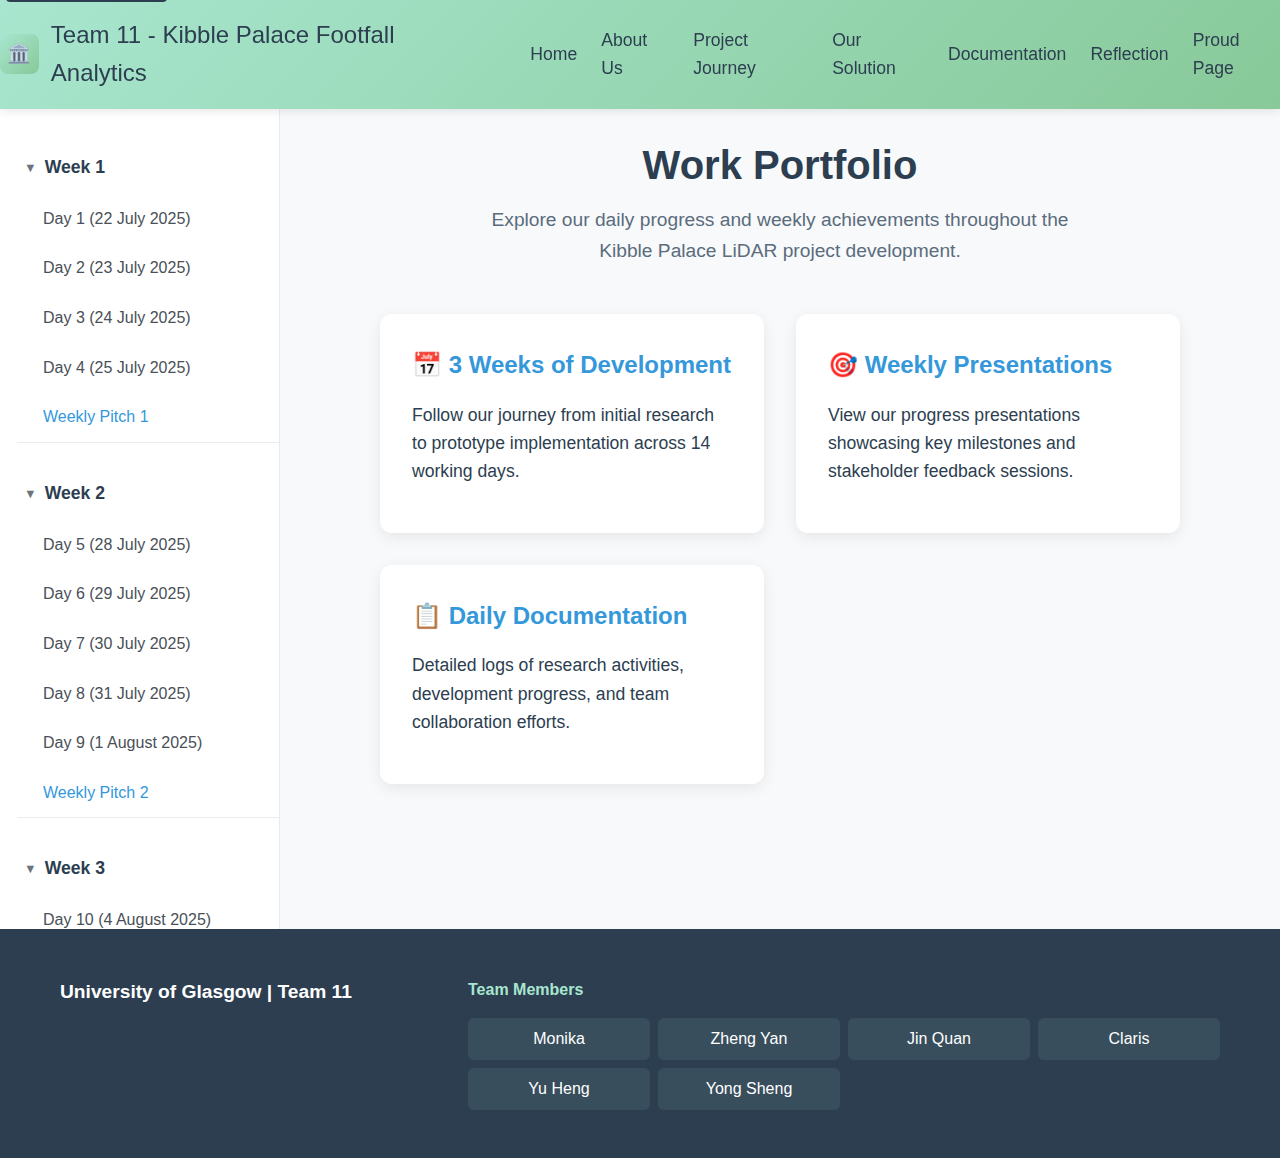
<file: portfolio.html>
<!DOCTYPE html>
<html lang="en">
  <head>
    <meta charset="UTF-8" />
    <meta name="viewport" content="width=device-width, initial-scale=1.0" />
    <title>Work Portfolio - Kibble Palace Analytics</title>
    <link rel="stylesheet" href="css/portfolio.css" />
  </head>
  <body>
    <!-- Header -->
    <header>
      <nav>
        <div class="nav-container">
          <a href="index.html" class="logo">
            <div class="logo-icon">🏛️</div>
            Team 11 - Kibble Palace Footfall Analytics
          </a>
          <ul class="nav-menu">
            <li class="nav-item">
              <a href="index.html" class="nav-link">Home</a>
            </li>
            <li class="nav-item">
              <a href="about.html" class="nav-link">About Us</a>
            </li>
            <li class="nav-item dropdown">
              <a href="journey.html" class="nav-link dropdown-toggle"
                >Project Journey</a
              >
              <ul class="dropdown-menu">
                <li>
                  <a href="journey.html#problem-statement" class="dropdown-link"
                    >Problem Statement</a
                  >
                </li>
                <li>
                  <a href="journey.html#requirements" class="dropdown-link"
                    >Requirements</a
                  >
                </li>
                <li>
                  <a href="journey.html#design-process" class="dropdown-link"
                    >Methodology</a
                  >
                </li>
                <li>
                  <a href="journey.html#phase1" class="dropdown-link"
                    >Phase 1</a
                  >
                </li>
                <li>
                  <a href="journey.html#phase2" class="dropdown-link"
                    >Phase 2</a
                  >
                </li>
                <li>
                  <a href="journey.html#phase3" class="dropdown-link"
                    >Phase 3</a
                  >
                </li>
                <li>
                  <a href="journey.html#phase4" class="dropdown-link"
                    >Phase 4</a
                  >
                </li>
              </ul>
            </li>
            <li class="nav-item">
              <a href="solutions.html" class="nav-link">Our Solution</a>
            </li>
            <li class="nav-item dropdown">
              <a href="#" class="nav-link dropdown-toggle">Documentation</a>
              <ul class="dropdown-menu">
                <li>
                  <a href="portfolio.html" class="dropdown-link"
                    >Work Portfolio</a
                  >
                </li>
              </ul>
            </li>
            <li class="nav-item">
              <a href="reflection.html" class="nav-link">Reflection</a>
            </li>
            <li class="nav-item">
              <a href="proud.html" class="nav-link">Proud Page</a>
            </li>
          </ul>
          <button class="mobile-menu-toggle" aria-label="Toggle mobile menu">
            <span></span>
            <span></span>
            <span></span>
          </button>
        </div>
      </nav>
    </header>

    <div class="main-wrapper">
      <!-- Sidebar -->
      <div class="sidebar">
        <nav class="sidebar-nav">
          <!-- Week 1 -->
          <div class="week-section">
            <button class="week-toggle" data-week="week1">
              <span class="toggle-icon">▼</span>
              Week 1
            </button>
            <div class="week-content" id="week1">
              <a href="#" class="day-link" data-content="day1-week1"
                >Day 1 (22 July 2025)</a
              >
              <a href="#" class="day-link" data-content="day2-week1"
                >Day 2 (23 July 2025)</a
              >
              <a href="#" class="day-link" data-content="day3-week1"
                >Day 3 (24 July 2025)</a
              >
              <a href="#" class="day-link" data-content="day4-week1"
                >Day 4 (25 July 2025)</a
              >
              <a href="#" class="pitch-link" data-content="pitch-week1"
                >Weekly Pitch 1</a
              >
            </div>
          </div>

          <!-- Week 2 -->
          <div class="week-section">
            <button class="week-toggle" data-week="week2">
              <span class="toggle-icon">▼</span>
              Week 2
            </button>
            <div class="week-content" id="week2">
              <a href="#" class="day-link" data-content="day1-week2"
                >Day 5 (28 July 2025)</a
              >
              <a href="#" class="day-link" data-content="day2-week2"
                >Day 6 (29 July 2025)</a
              >
              <a href="#" class="day-link" data-content="day3-week2"
                >Day 7 (30 July 2025)</a
              >
              <a href="#" class="day-link" data-content="day4-week2"
                >Day 8 (31 July 2025)</a
              >
              <a href="#" class="day-link" data-content="day5-week2"
                >Day 9 (1 August 2025)</a
              >
              <a href="#" class="pitch-link" data-content="pitch-week2"
                >Weekly Pitch 2</a
              >
            </div>
          </div>

          <!-- Week 3 -->
          <div class="week-section">
            <button class="week-toggle" data-week="week3">
              <span class="toggle-icon">▼</span>
              Week 3
            </button>
            <div class="week-content" id="week3">
              <a href="#" class="day-link" data-content="day1-week3"
                >Day 10 (4 August 2025)</a
              >
              <a href="#" class="day-link" data-content="day2-week3"
                >Day 11 (5 August 2025)</a
              >
              <a href="#" class="day-link" data-content="day3-week3"
                >Day 12 (6 August 2025)</a
              >
              <a href="#" class="day-link" data-content="day4-week3"
                >Day 13 (7 August 2025)</a
              >
              <a href="#" class="day-link" data-content="day5-week3"
                >Day 14 (8 August 2025)</a
              >
            </div>
          </div>

          <!-- Additional Pages -->
          <div class="additional-pages">
            <a href="#" class="page-link" data-content="team-contract"
              >Team Contract</a
            >
            <a href="#" class="page-link" data-content="future-works"
              >Future Works</a
            >
            <!-- <a href="#" class="page-link" data-content="reflection">Reflection</a>
                    <a href="#" class="page-link" data-content="proud-page">Proud Page</a> -->
          </div>
        </nav>
      </div>

      <!-- Main Content Area -->
      <main class="content-area">
        <div class="content-container">
          <!-- Default/Welcome Content -->
          <div id="welcome-content" class="content-section active">
            <div class="welcome-header">
              <h1>Work Portfolio</h1>
              <p class="welcome-subtitle">
                Explore our daily progress and weekly achievements throughout
                the Kibble Palace LiDAR project development.
              </p>
            </div>
            <div class="portfolio-overview">
              <div class="overview-card">
                <h3>📅 3 Weeks of Development</h3>
                <p>
                  Follow our journey from initial research to prototype
                  implementation across 14 working days.
                </p>
              </div>
              <div class="overview-card">
                <h3>🎯 Weekly Presentations</h3>
                <p>
                  View our progress presentations showcasing key milestones and
                  stakeholder feedback sessions.
                </p>
              </div>
              <div class="overview-card">
                <h3>📋 Daily Documentation</h3>
                <p>
                  Detailed logs of research activities, development progress,
                  and team collaboration efforts.
                </p>
              </div>
            </div>
          </div>

          <!-- Dynamic Content Area -->
          <div id="dynamic-content" class="content-section">
            <!-- Content will be loaded here dynamically -->
          </div>
        </div>
      </main>
    </div>

    <!-- Footer -->
    <footer>
      <div class="container">
        <div class="footer-content">
          <div class="footer-info">
            <p><strong>University of Glasgow | Team 11</strong></p>
          </div>
          <div class="team-members">
            <h4>Team Members</h4>
            <div class="members-grid">
              <span>Monika</span>
              <span>Zheng Yan</span>
              <span>Jin Quan</span>
              <span>Claris</span>
              <span>Yu Heng</span>
              <span>Yong Sheng</span>
            </div>
          </div>
        </div>
      </div>
    </footer>

    <script src="js/portfolio.js"></script>
  </body>
</html>
</file>
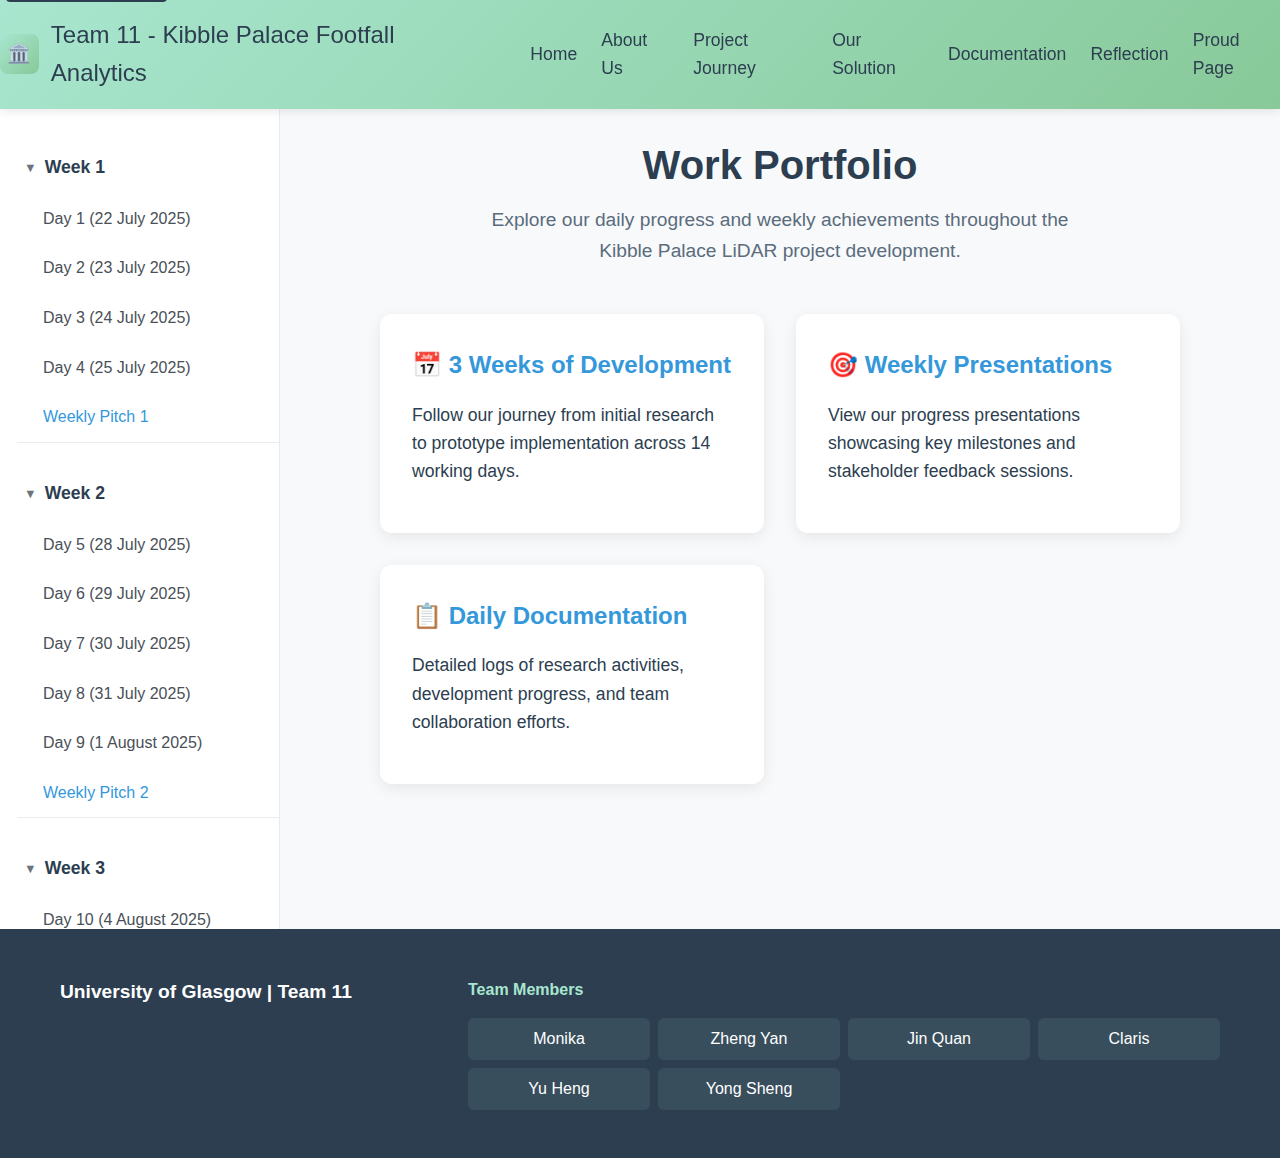
<file: problemstatement.html>
<!DOCTYPE html>
<html lang="en">
  <head>
    <meta charset="UTF-8" />
    <meta name="viewport" content="width=device-width, initial-scale=1.0" />
    <title>Work Portfolio - Kibble Palace Analytics</title>
    <link rel="stylesheet" href="css/portfolio.css" />
  </head>
  <body>
    <!-- Header -->
    <header>
      <nav>
        <div class="nav-container">
          <a href="index.html" class="logo">
            <div class="logo-icon">🏛️</div>
            Team 11 - Kibble Palace Footfall Analytics
          </a>
          <ul class="nav-menu">
            <li class="nav-item">
              <a href="index.html" class="nav-link">Home</a>
            </li>
            <li class="nav-item">
              <a href="about.html" class="nav-link">About Us</a>
            </li>
            <li class="nav-item dropdown">
              <a href="journey.html" class="nav-link dropdown-toggle"
                >Project Journey</a
              >
              <ul class="dropdown-menu">
                <li>
                  <a href="journey.html#problem-solution" class="dropdown-link"
                    >Problem & Solution</a
                  >
                </li>
                <li>
                  <a href="journey.html#design-process" class="dropdown-link"
                    >Design Process</a
                  >
                </li>
                <li>
                  <a href="journey.html#prototypes" class="dropdown-link"
                    >Prototypes</a
                  >
                </li>
                <li>
                  <a href="journey.html#justification" class="dropdown-link"
                    >Justification</a
                  >
                </li>
              </ul>
            </li>
            <li class="nav-item">
              <a href="solutions.html" class="nav-link">Our Solution</a>
            </li>
            <li class="nav-item dropdown">
              <a href="#" class="nav-link dropdown-toggle">Documentation</a>
              <ul class="dropdown-menu">
                <li>
                  <a href="portfolio.html" class="dropdown-link"
                    >Work Portfolio</a
                  >
                </li>
              </ul>
            </li>
            <li class="nav-item">
              <a href="reflection.html" class="nav-link">Reflection</a>
            </li>
            <li class="nav-item">
              <a href="proud.html" class="nav-link">Proud Page</a>
            </li>
          </ul>
          <button class="mobile-menu-toggle" aria-label="Toggle mobile menu">
            <span></span>
            <span></span>
            <span></span>
          </button>
        </div>
      </nav>
    </header>

    <div class="main-wrapper">
      <!-- Sidebar -->
      <div class="sidebar">
        <nav class="sidebar-nav">
          <!-- Week 1 -->
          <div class="week-section">
            <button class="week-toggle" data-week="week1">
              <span class="toggle-icon">▼</span>
              Week 1
            </button>
            <div class="week-content" id="week1">
              <a href="#" class="day-link" data-content="day1-week1"
                >Day 1 (22 July 2025)</a
              >
              <a href="#" class="day-link" data-content="day2-week1"
                >Day 2 (23 July 2025)</a
              >
              <a href="#" class="day-link" data-content="day3-week1"
                >Day 3 (24 July 2025)</a
              >
              <a href="#" class="day-link" data-content="day4-week1"
                >Day 4 (25 July 2025)</a
              >
              <a href="#" class="pitch-link" data-content="pitch-week1"
                >Weekly Pitch 1</a
              >
            </div>
          </div>

          <!-- Week 2 -->
          <div class="week-section">
            <button class="week-toggle" data-week="week2">
              <span class="toggle-icon">▼</span>
              Week 2
            </button>
            <div class="week-content" id="week2">
              <a href="#" class="day-link" data-content="day1-week2"
                >Day 5 (28 July 2025)</a
              >
              <a href="#" class="day-link" data-content="day2-week2"
                >Day 6 (29 July 2025)</a
              >
              <a href="#" class="day-link" data-content="day3-week2"
                >Day 7 (30 July 2025)</a
              >
              <a href="#" class="day-link" data-content="day4-week2"
                >Day 8 (31 July 2025)</a
              >
              <a href="#" class="day-link" data-content="day5-week2"
                >Day 9 (1 August 2025)</a
              >
              <a href="#" class="pitch-link" data-content="pitch-week2"
                >Weekly Pitch 2</a
              >
            </div>
          </div>

          <!-- Week 3 -->
          <div class="week-section">
            <button class="week-toggle" data-week="week3">
              <span class="toggle-icon">▼</span>
              Week 3
            </button>
            <div class="week-content" id="week3">
              <a href="#" class="day-link" data-content="day1-week3"
                >Day 10 (4 August 2025)</a
              >
              <a href="#" class="day-link" data-content="day2-week3"
                >Day 11 (5 August 2025)</a
              >
              <a href="#" class="day-link" data-content="day3-week3"
                >Day 12 (6 August 2025)</a
              >
              <a href="#" class="day-link" data-content="day4-week3"
                >Day 13 (7 August 2025)</a
              >
              <a href="#" class="day-link" data-content="day5-week3"
                >Day 14 (8 August 2025)</a
              >
            </div>
          </div>

          <!-- Additional Pages -->
          <div class="additional-pages">
            <a href="#" class="page-link" data-content="team-contract"
              >Team Contract</a
            >
            <a href="#" class="page-link" data-content="future-works"
              >Future Works</a
            >
            <a href="#" class="page-link" data-content="reflection"
              >Reflection</a
            >
            <a href="#" class="page-link" data-content="proud-page"
              >Proud Page</a
            >
          </div>
        </nav>
      </div>

      <!-- Main Content Area -->
      <main class="content-area">
        <div class="content-container">
          <!-- Default/Welcome Content -->
          <div id="welcome-content" class="content-section active">
            <div class="welcome-header">
              <h1>Work Portfolio</h1>
              <p class="welcome-subtitle">
                Explore our daily progress and weekly achievements throughout
                the Kibble Palace LiDAR project development.
              </p>
            </div>
            <div class="portfolio-overview">
              <div class="overview-card">
                <h3>📅 3 Weeks of Development</h3>
                <p>
                  Follow our journey from initial research to prototype
                  implementation across 14 working days.
                </p>
              </div>
              <div class="overview-card">
                <h3>🎯 Weekly Presentations</h3>
                <p>
                  View our progress presentations showcasing key milestones and
                  stakeholder feedback sessions.
                </p>
              </div>
              <div class="overview-card">
                <h3>📋 Daily Documentation</h3>
                <p>
                  Detailed logs of research activities, development progress,
                  and team collaboration efforts.
                </p>
              </div>
            </div>
          </div>

          <!-- Dynamic Content Area -->
          <div id="dynamic-content" class="content-section">
            <!-- Content will be loaded here dynamically -->
          </div>
        </div>
      </main>
    </div>

    <!-- Footer -->
    <footer>
      <div class="container">
        <div class="footer-content">
          <div class="footer-info">
            <p><strong>University of Glasgow | Team 11</strong></p>
          </div>
          <div class="team-members">
            <h4>Team Members</h4>
            <div class="members-grid">
              <span>Monika</span>
              <span>Zheng Yan</span>
              <span>Jin Quan</span>
              <span>Claris</span>
              <span>Yu Heng</span>
              <span>Yong Sheng</span>
            </div>
          </div>
        </div>
      </div>
    </footer>

    <script src="js/portfolio.js"></script>
  </body>
</html>
</file>
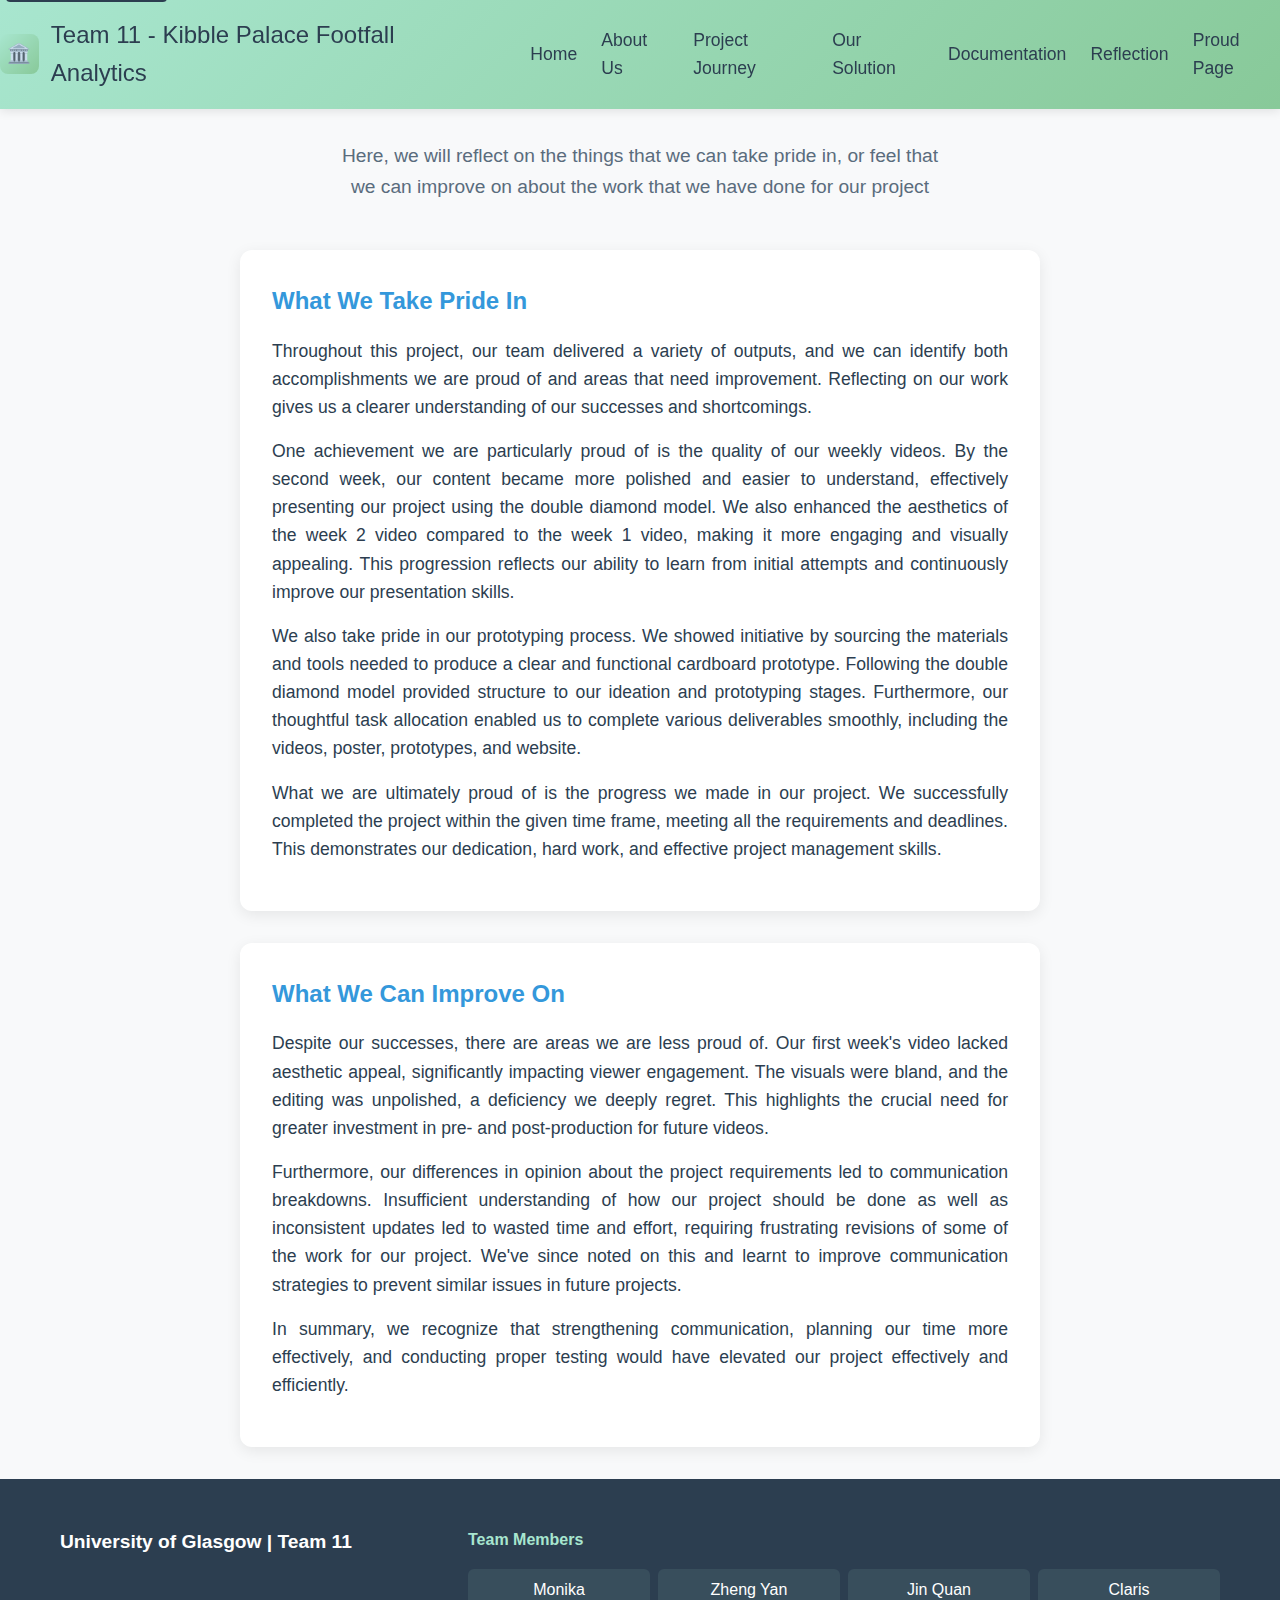
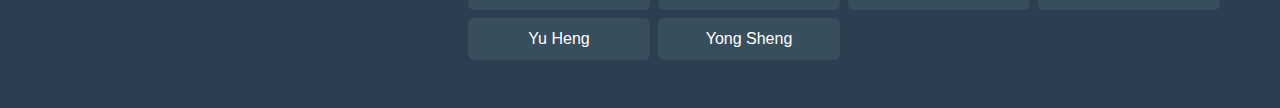
<file: proud.html>
<!DOCTYPE html>
<html lang="en">
<head>
    <meta charset="UTF-8">
    <meta name="viewport" content="width=device-width, initial-scale=1.0">
    <title>Work Portfolio - Kibble Palace Analytics</title>
    <link rel="stylesheet" href="css/portfolio.css">
</head>
<body>
    <!-- Header -->
    <header>
        <nav>
            <div class="nav-container">
                <a href="index.html" class="logo">
                    <div class="logo-icon">🏛️</div>
                    Team 11 - Kibble Palace Footfall Analytics
                </a>
                <ul class="nav-menu">
                    <li class="nav-item">
                        <a href="index.html" class="nav-link">Home</a>
                    </li>
                    <li class="nav-item">
                        <a href="about.html" class="nav-link">About Us</a>
                    </li>
                    <li class="nav-item dropdown">
                        <a href="journey.html" class="nav-link dropdown-toggle">Project Journey</a>
                        <ul class="dropdown-menu">
                            <li><a href="journey.html#problem-statement" class="dropdown-link">Problem Statement</a></li>
                            <li><a href="journey.html#requirements" class="dropdown-link">Requirements</a></li>
                            <li><a href="journey.html#design-process" class="dropdown-link">Methodology</a></li>
                            <li><a href="journey.html#phase1" class="dropdown-link">Phase 1</a></li>
                            <li><a href="journey.html#phase2" class="dropdown-link">Phase 2</a></li>
                            <li><a href="journey.html#phase3" class="dropdown-link">Phase 3</a></li>
                            <li><a href="journey.html#phase4" class="dropdown-link">Phase 4</a></li>
                        </ul>
                    </li>
                    <li class="nav-item">
                        <a href="solutions.html" class="nav-link">Our Solution</a>
                    </li>
                    <li class="nav-item dropdown">
                        <a href="#" class="nav-link dropdown-toggle">Documentation</a>
                        <ul class="dropdown-menu">
                            <li><a href="portfolio.html" class="dropdown-link">Work Portfolio</a></li>
                        </ul>
                    </li>
                    <li class="nav-item">
                        <a href="reflection.html" class="nav-link">Reflection</a>
                    </li>
                    <li class="nav-item">
                        <a href="proud.html" class="nav-link">Proud Page</a>
                    </li>
                </ul>
                <button class="mobile-menu-toggle" aria-label="Toggle mobile menu">
                    <span></span>
                    <span></span>
                    <span></span>
                </button>
            </div>
        </nav>
    </header>

        <!-- Main Content Area -->
        <main class="content-area">
            <div class="content-container">
                <!-- Default/Welcome Content -->
                <div id="welcome-content" class="content-section active">
                    <div class="welcome-header">
                        <!--<h1>Proud Page</h1>-->
                        <p class="welcome-subtitle">Here, we will reflect on the things that we can take pride in, or feel that we can improve on about the work that we have done for our project</p>
                    </div>
                    <div class="overview-proud">
                        <div class="overview-card">
                            <h3>What We Take Pride In</h3>
                            <p style="text-align: justify;">Throughout this project, our team delivered a variety of outputs, and we can identify both accomplishments we are proud of and areas that need improvement. Reflecting on our work gives us a clearer understanding of our successes and shortcomings.</p>
                            <p style="text-align: justify;">One achievement we are particularly proud of is the quality of our weekly videos. By the second week, our content became more polished and easier to understand, effectively presenting our project using the double diamond model. We also enhanced the aesthetics of the week 2 video compared to the week 1 video, making it more engaging and visually appealing. This progression reflects our ability to learn from initial attempts and continuously improve our presentation skills.</p>
                            <p style="text-align: justify;">We also take pride in our prototyping process. We showed initiative by sourcing the materials and tools needed to produce a clear and functional cardboard prototype. Following the double diamond model provided structure to our ideation and prototyping stages. Furthermore, our thoughtful task allocation enabled us to complete various deliverables smoothly, including the videos, poster, prototypes, and website.</p>
                            <p style="text-align: justify;">What we are ultimately proud of is the progress we made in our project. We successfully completed the project within the given time frame, meeting all the requirements and deadlines. This demonstrates our dedication, hard work, and effective project management skills.</p>
                        </div>
                        <div class="overview-card">
                            <h3>What We Can Improve On</h3>
                            <p style="text-align: justify;">Despite our successes, there are areas we are less proud of. Our first week's video lacked aesthetic appeal, significantly impacting viewer engagement. The visuals were bland, and the editing was unpolished, a deficiency we deeply regret. This highlights the crucial need for greater investment in pre- and post-production for future videos.</p>
                            <p style="text-align: justify;">Furthermore, our differences in opinion about the project requirements led to communication breakdowns. Insufficient understanding of how our project should be done as well as inconsistent updates led to wasted time and effort, requiring frustrating revisions of some of the work for our project. We've since noted on this and learnt to improve communication strategies to prevent similar issues in future projects.</p>
                            <p style="text-align: justify;">In summary, we recognize that strengthening communication, planning our time more effectively, and conducting proper testing would have elevated our project effectively and efficiently.</p>
                        </div>
                    </div>
                </div>

                <!-- Dynamic Content Area -->
                <div id="dynamic-content" class="content-section">
                    <!-- Content will be loaded here dynamically -->
                </div>
            </div>
        </main>
    </div>

    <!-- Footer -->
    <footer>
        <div class="container">
            <div class="footer-content">
                <div class="footer-info">
                    <p><strong>University of Glasgow | Team 11</strong></p>
                </div>
                <div class="team-members">
                    <h4>Team Members</h4>
                    <div class="members-grid">
                        <span>Monika</span>
                        <span>Zheng Yan</span>
                        <span>Jin Quan</span>
                        <span>Claris</span>
                        <span>Yu Heng</span>
                        <span>Yong Sheng</span>
                    </div>
                </div>
            </div>
        </div>
    </footer>

    <script src="js/portfolio.js"></script>
</body>
</html>
</file>
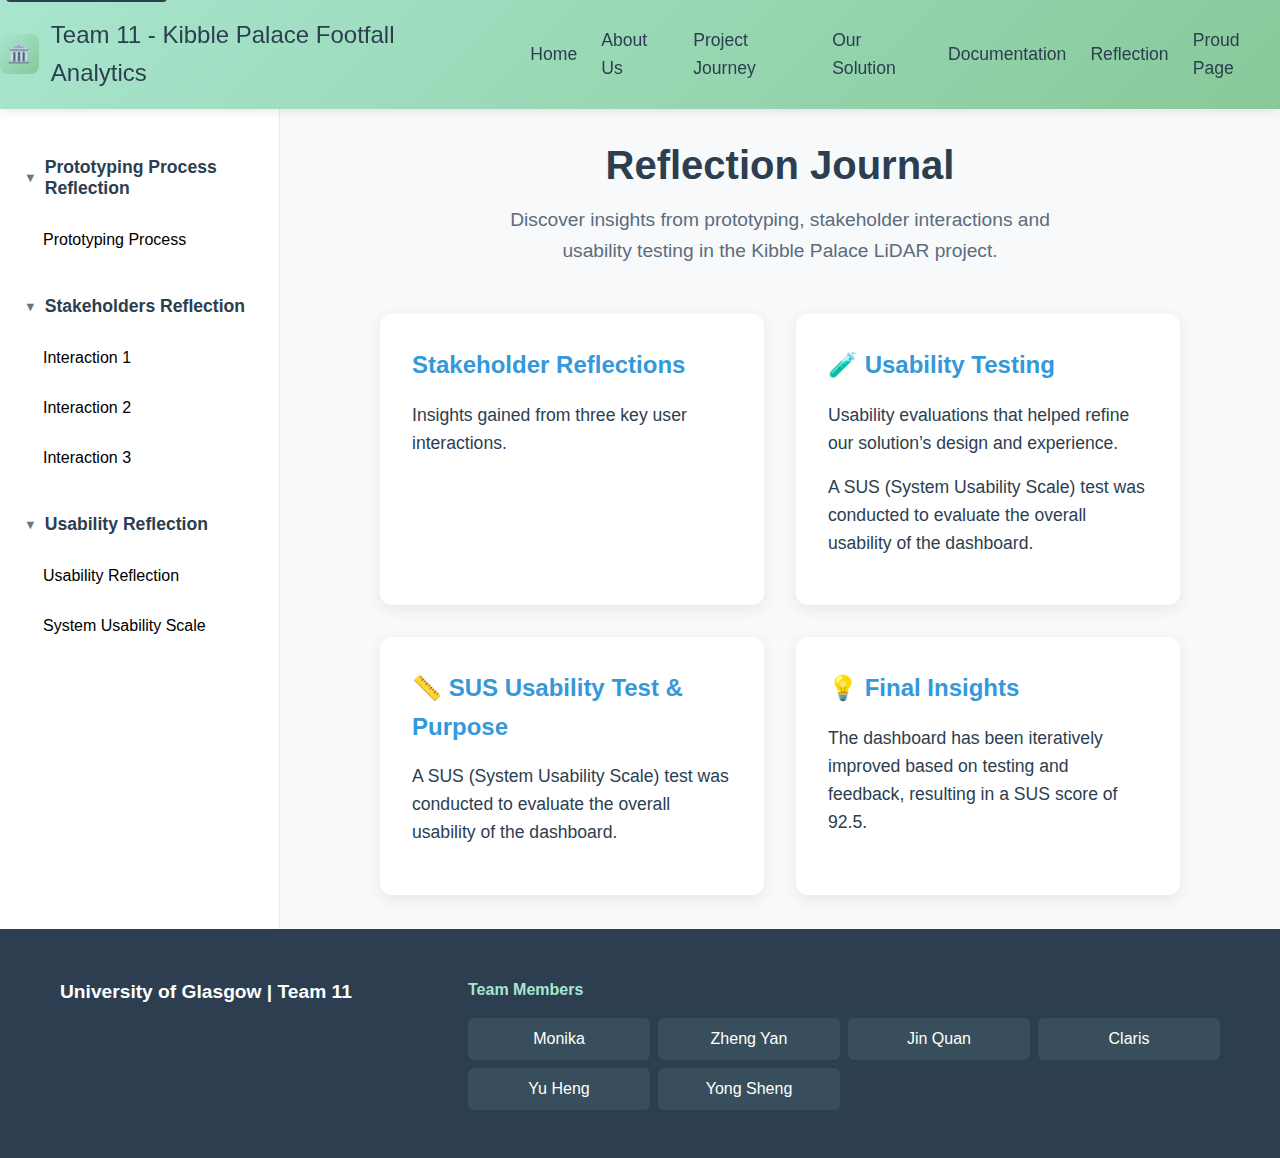
<file: reflection.html>
<!DOCTYPE html>
<html lang="en">
  <head>
    <meta charset="UTF-8" />
    <meta name="viewport" content="width=device-width, initial-scale=1.0" />
    <title>Work Portfolio - Kibble Palace Analytics</title>
    <link rel="stylesheet" href="css/reflection.css" />
  </head>
  <body>
    <!-- Header -->
    <header>
      <nav>
        <div class="nav-container">
          <a href="#" class="logo">
            <div class="logo-icon">🏛️</div>
            Team 11 - Kibble Palace Footfall Analytics
          </a>
          <ul class="nav-menu">
            <li class="nav-item">
              <a href="index.html" class="nav-link">Home</a>
            </li>
            <li class="nav-item">
              <a href="about.html" class="nav-link">About Us</a>
            </li>
            <li class="nav-item dropdown">
              <a href="journey.html" class="nav-link dropdown-toggle"
                >Project Journey</a
              >
              <ul class="dropdown-menu">
                            <li><a href="journey.html#problem-statement" class="dropdown-link">Problem Statement</a></li>
                            <li><a href="journey.html#requirements" class="dropdown-link">Requirements</a></li>
                            <li><a href="journey.html#design-process" class="dropdown-link">Methodology</a></li>
                            <li><a href="journey.html#phase1" class="dropdown-link">Phase 1</a></li>
                            <li><a href="journey.html#phase2" class="dropdown-link">Phase 2</a></li>
                            <li><a href="journey.html#phase3" class="dropdown-link">Phase 3</a></li>
                            <li><a href="journey.html#phase4" class="dropdown-link">Phase 4</a></li>
                        </ul>
            </li>
            <li class="nav-item">
              <a href="solutions.html" class="nav-link">Our Solution</a>
            </li>
            <li class="nav-item dropdown">
                        <a href="#" class="nav-link dropdown-toggle">Documentation</a>
                        <ul class="dropdown-menu">
                            <li><a href="portfolio.html" class="dropdown-link">Work Portfolio</a></li>
                        </ul>
                    </li>
                    <li class="nav-item">
                        <a href="reflection.html" class="nav-link">Reflection</a>
                    </li>
                    <li class="nav-item">
                        <a href="proud.html" class="nav-link">Proud Page</a>
                    </li>
          </ul>
          <button class="mobile-menu-toggle" aria-label="Toggle mobile menu">
            <span></span>
            <span></span>
            <span></span>
          </button>
        </div>
      </nav>
    </header>

    <div class="main-wrapper">
      <!-- Sidebar -->
      <div class="sidebar">
        <nav class="sidebar-nav">
          <!-- Prototyping Process Reflection -->
          <div class="reflect-section">
            <button class="reflect-toggle" data-reflect="week1">
              <span class="toggle-icon">▼</span>
              Prototyping Process Reflection
            </button>
            <div class="reflect-content" id="week1">
              <a href="#" class="day-link" data-content="prototype"
                >Prototyping Process</a
              >
            </div>
          </div>

          <!-- Stakeholder Reflection -->
          <div class="reflect-section">
            <button class="reflect-toggle" data-reflect="week2">
              <span class="toggle-icon">▼</span>
              Stakeholders Reflection
            </button>
            <div class="reflect-content" id="week2">
              <a href="#" class="day-link" data-content="interaction1"
                >Interaction 1</a
              >
              <a href="#" class="day-link" data-content="interaction2"
                >Interaction 2</a
              >
              <a href="#" class="day-link" data-content="interaction3"
                >Interaction 3</a
              >
            </div>
          </div>

          <!-- Usability Reflection - Week 2 -->
          <div class="reflect-section">
            <button class="reflect-toggle" data-week="week3">
              <span class="toggle-icon">▼</span>
              Usability Reflection
            </button>
            <div class="reflect-content" id="week3">
              <a href="#" class="day-link" data-content="usability-week2"
                >Usability Reflection</a
              >
              <a href="#" class="day-link" data-content="system-usability"
                >System Usability Scale</a
              >
            </div>
          </div>
        </nav>
      </div>

      <!-- Main Content Area -->
      <main class="content-area">
        <div class="content-container">
          <!-- Default/Welcome Content -->
          <div id="welcome-content" class="content-section active">
            <div class="welcome-header">
              <h1>Reflection Journal</h1>
              <p class="welcome-subtitle">
                Discover insights from prototyping, stakeholder interactions and
                usability testing in the Kibble Palace LiDAR project.
              </p>
            </div>
            <div class="portfolio-overview grid-2x2">
  <div class="overview-card">
    <h3>Stakeholder Reflections</h3>
    <p>Insights gained from three key user interactions.</p>
  </div>
  <div class="overview-card">
    <h3>🧪 Usability Testing</h3>
    <p>
      Usability evaluations that helped refine our solution’s design
      and experience.
    </p>
    <p>A SUS (System Usability Scale) test was conducted to evaluate the overall usability of the dashboard.</p>
  </div>
  <div class="overview-card">
    <h3>📏 SUS Usability Test & Purpose</h3>
    <p>
      A SUS (System Usability Scale) test was conducted to evaluate
      the overall usability of the dashboard.
    </p>
  </div>
  <div class="overview-card">
    <h3>💡 Final Insights</h3>
    <p>
      The dashboard has been iteratively improved based on testing and feedback, resulting in a SUS score of 92.5.
    </p>
  </div>
</div>

            </div>
          </div>

          <!-- Dynamic Content Area -->
          <div id="dynamic-content" class="content-section">
            <!-- Content will be loaded here dynamically -->
            <h1>HJJ</h1>
          </div>

          <div id="usability-test" class="content-section">
            <h1>Usability Test</h1>
          </div>
        </div>
      </main>
    </div>

    <!-- Footer -->
    <footer>
      <div class="container">
        <div class="footer-content">
          <div class="footer-info">
            <p><strong>University of Glasgow | Team 11</strong></p>
          </div>
          <div class="team-members">
            <h4>Team Members</h4>
            <div class="members-grid">
              <span>Monika</span>
              <span>Zheng Yan</span>
              <span>Jin Quan</span>
              <span>Claris</span>
              <span>Yu Heng</span>
              <span>Yong Sheng</span>
            </div>
          </div>
        </div>
      </div>
    </footer>

    <script src="js/reflection.js"></script>
  </body>
</html>
</file>
<file: css/index.css>
/* Reset and Base Styles */
* {
  margin: 0;
  padding: 0;
  box-sizing: border-box;
}

body {
  font-family: "Segoe UI", Tahoma, Geneva, Verdana, sans-serif;
  line-height: 1.6;
  color: #2c3e50;
  background-color: #f8f9fa;
}

.container {
  max-width: 1200px;
  margin: 0 auto;
  padding: 0 20px;
}

/* Typography */
h1,
h2,
h3,
h4 {
  margin-bottom: 1rem;
  font-weight: 600;
}

h1 {
  font-size: 3rem;
  line-height: 1.2;
}

h2 {
  font-size: 2.5rem;
  line-height: 1.3;
}

h3 {
  font-size: 1.5rem;
}

p {
  margin-bottom: 1rem;
  font-size: 1.1rem;
}

/* Header and Navigation */
header {
  background: linear-gradient(135deg, #a8e6cf, #88c999);
  box-shadow: 0 2px 10px rgba(0, 0, 0, 0.1);
  position: sticky;
  top: 0;
  z-index: 1000;
}

.nav-container {
  display: flex;
  justify-content: center;
  align-items: center;
  padding: 1rem 0;
  gap: 3rem;
}

.logo {
  display: flex;
  align-items: center;
  gap: 0.75rem;
  font-size: 1.5rem;
  font-weight: semi-bold;
  color: #2c3e50;
  text-decoration: none;
  transition: color 0.3s ease;
}

.logo-icon {
  width: 40px;
  height: 40px;
  background: linear-gradient(135deg, #a8e6cf, #88c999);
  border-radius: 8px;
  display: flex;
  align-items: center;
  justify-content: center;
  color: white;
  font-size: 1.2rem;
  font-weight: bold;
}

.logo:hover {
  color: #34495e;
}

.nav-menu {
  display: flex;
  list-style: none;
  gap: 1.5rem;
  align-items: center;
}

.nav-item {
  position: relative;
}

.nav-link {
  color: #2c3e50;
  text-decoration: none;
  font-weight: 500;
  font-size: 1.1rem;
  padding: 0.5rem 0;
  transition: color 0.3s ease;
  display: block;
}

.nav-link:hover,
.nav-link:focus {
  color: #34495e;
  outline: none;
}

/* Dropdown Menu */
.dropdown-menu {
  position: absolute;
  top: 100%;
  left: 0;
  background: white;
  min-width: 200px;
  box-shadow: 0 4px 15px rgba(0, 0, 0, 0.1);
  border-radius: 8px;
  padding: 0.5rem 0;
  opacity: 0;
  visibility: hidden;
  transform: translateY(-10px);
  transition: all 0.3s ease;
  list-style: none;
}

.dropdown:hover .dropdown-menu,
.dropdown:focus-within .dropdown-menu {
  opacity: 1;
  visibility: visible;
  transform: translateY(0);
}

.dropdown-link {
  display: block;
  padding: 0.75rem 1.5rem;
  color: #2c3e50;
  text-decoration: none;
  font-size: 1rem;
  transition: background-color 0.3s ease;
}

.dropdown-link:hover,
.dropdown-link:focus {
  background-color: #f8f9fa;
  outline: none;
}

/* Mobile Menu Toggle */
.mobile-menu-toggle {
  display: none;
  flex-direction: column;
  background: none;
  border: none;
  cursor: pointer;
  padding: 0.5rem;
  position: absolute;
  right: 20px;
}

.mobile-menu-toggle span {
  width: 25px;
  height: 3px;
  background-color: #2c3e50;
  margin: 3px 0;
  transition: 0.3s;
}

/* Buttons */
.btn {
  display: inline-block;
  padding: 1rem 2rem;
  border: none;
  border-radius: 8px;
  font-size: 1.1rem;
  font-weight: 500;
  text-decoration: none;
  cursor: pointer;
  transition: all 0.3s ease;
  min-height: 48px;
  min-width: 120px;
}

.btn-primary {
  background-color: #3498db;
  color: white;
}

.btn-primary:hover,
.btn-primary:focus {
  background-color: #2980b9;
  transform: translateY(-2px);
  box-shadow: 0 4px 15px rgba(52, 152, 219, 0.3);
  outline: 2px solid #2980b9;
  outline-offset: 2px;
}

.btn-secondary {
  background-color: transparent;
  color: #3498db;
  border: 2px solid #3498db;
}

.btn-secondary:hover,
.btn-secondary:focus {
  background-color: #3498db;
  color: white;
  outline: 2px solid #2980b9;
  outline-offset: 2px;
}

.btn-large {
  padding: 1.25rem 3rem;
  font-size: 1.2rem;
}

/* Hero Section */
.hero {
  padding: 4rem 0;
  background: linear-gradient(
      135deg,
      rgba(248, 249, 250, 0.8),
      rgba(233, 236, 239, 0.8)
    ),
    url("../img/kibble_palace.png");
  background-size: cover;
  background-position: center;
  background-repeat: no-repeat;
}

.hero .container {
  display: grid;
  grid-template-columns: 1fr 1fr;
  gap: 4rem;
  align-items: center;
}

.hero-title {
  color: #2c3e50;
  margin-bottom: 1.5rem;
}

.hero-subtitle {
  font-size: 1.3rem;
  color: #5a6c7d;
  margin-bottom: 2rem;
}

.hero-buttons {
  display: flex;
  gap: 1rem;
  flex-wrap: wrap;
}

.placeholder-image {
  background: linear-gradient(135deg, #a8e6cf, #88c999);
  height: 400px;
  border-radius: 12px;
  display: flex;
  align-items: center;
  justify-content: center;
  color: #2c3e50;
  font-size: 1.5rem;
  font-weight: 500;
}

/* Section Styles */
.section-title {
  text-align: center;
  margin-bottom: 3rem;
  color: #2c3e50;
}

/* Overview Section */
.overview {
  padding: 4rem 0;
  background: white;
}

.overview-grid {
  display: grid;
  grid-template-columns: repeat(auto-fit, minmax(300px, 1fr));
  gap: 2rem;
}

.overview-card {
  text-align: center;
  padding: 2rem;
  border-radius: 12px;
  background: #f8f9fa;
  transition: transform 0.3s ease, box-shadow 0.3s ease;
}

.overview-card:hover {
  transform: translateY(-5px);
  box-shadow: 0 10px 30px rgba(0, 0, 0, 0.1);
}

.card-icon {
  font-size: 3rem;
  margin-bottom: 1rem;
}

/* Features Section */
.features {
  padding: 4rem 0;
  background: linear-gradient(135deg, #f8f9fa, #e9ecef);
}

.features-grid {
  display: grid;
  grid-template-columns: repeat(auto-fit, minmax(250px, 1fr));
  gap: 2rem;
}

.feature-item {
  background: white;
  padding: 2rem;
  border-radius: 12px;
  box-shadow: 0 4px 15px rgba(0, 0, 0, 0.1);
  transition: transform 0.3s ease;
}

.feature-item:hover {
  transform: translateY(-3px);
}

.feature-item h3 {
  color: #3498db;
  margin-bottom: 1rem;
}

/* Timeline Section */
.timeline {
  padding: 4rem 0;
  background: white;
}

.timeline-container {
  max-width: 800px;
  margin: 0 auto;
  position: relative;
}

.timeline-container::before {
  content: "";
  position: absolute;
  left: 30px;
  top: 0;
  bottom: 0;
  width: 3px;
  background: #a8e6cf;
}

.timeline-item {
  position: relative;
  margin-bottom: 3rem;
  padding-left: 4rem;
}

.timeline-marker {
  position: absolute;
  left: -6px;
  top: 0;
  width: 15px;
  height: 15px;
  background: #3498db;
  border-radius: 50%;
  border: 3px solid white;
  box-shadow: 0 0 0 3px #a8e6cf;
}

.timeline-content {
  background: #f8f9fa;
  padding: 2rem;
  border-radius: 12px;
  box-shadow: 0 4px 15px rgba(0, 0, 0, 0.1);
}

.timeline-content h3 {
  color: #3498db;
  margin-bottom: 1rem;
}

/* Call to Action */
.cta {
  padding: 4rem 0;
  background: linear-gradient(135deg, #3498db, #2980b9);
  color: white;
  text-align: center;
}

.cta h2 {
  color: white;
  margin-bottom: 1rem;
}

.cta p {
  font-size: 1.3rem;
  margin-bottom: 2rem;
  opacity: 0.9;
}

/* Footer */
footer {
  background: #2c3e50;
  color: white;
  padding: 3rem 0 1rem;
}

.footer-content {
  display: grid;
  grid-template-columns: 1fr 2fr;
  gap: 2rem;
  margin-bottom: 2rem;
}

.footer-info p {
  font-size: 1.2rem;
  font-weight: 500;
}

.team-members h4 {
  margin-bottom: 1rem;
  color: #a8e6cf;
}

.members-grid {
  display: grid;
  grid-template-columns: repeat(auto-fit, minmax(150px, 1fr));
  gap: 0.5rem;
}

.members-grid span {
  padding: 0.5rem;
  background: rgba(168, 230, 207, 0.1);
  border-radius: 6px;
  text-align: center;
}

.footer-bottom {
  text-align: center;
  padding-top: 2rem;
  border-top: 1px solid #34495e;
}

.footer-bottom p {
  opacity: 0.8;
  margin: 0;
}

/* Responsive Design */
@media (max-width: 768px) {
  .nav-container {
    flex-direction: column;
    gap: 1rem;
    position: relative;
  }

  .mobile-menu-toggle {
    display: flex;
    position: absolute;
    top: 0;
    right: 0;
  }

  .nav-menu {
    display: none;
  }

  .nav-menu.active {
    display: flex;
    position: absolute;
    top: 100%;
    left: 0;
    right: 0;
    background: white;
    flex-direction: column;
    padding: 1rem;
    box-shadow: 0 4px 15px rgba(0, 0, 0, 0.1);
  }

  .hero .container {
    grid-template-columns: 1fr;
    text-align: center;
    gap: 2rem;
  }

  h1 {
    font-size: 2.5rem;
  }

  h2 {
    font-size: 2rem;
  }

  .hero-buttons {
    justify-content: center;
  }

  .overview-grid,
  .features-grid {
    grid-template-columns: 1fr;
  }

  .footer-content {
    grid-template-columns: 1fr;
    text-align: center;
  }

  .timeline-container::before {
    left: 15px;
  }

  .timeline-item {
    padding-left: 3rem;
  }
}

@media (max-width: 480px) {
  .container {
    padding: 0 15px;
  }

  .btn {
    width: 100%;
    margin-bottom: 1rem;
  }

  .hero-buttons {
    flex-direction: column;
  }

  h1 {
    font-size: 2rem;
  }

  .members-grid {
    grid-template-columns: 1fr;
  }
}

/* Focus and Accessibility */
*:focus {
  outline: 2px solid #3498db;
  outline-offset: 2px;
}

/* Smooth scrolling */
html {
  scroll-behavior: smooth;
}

/* Reduced motion for accessibility */
@media (prefers-reduced-motion: reduce) {
  * {
    animation-duration: 0.01ms !important;
    animation-iteration-count: 1 !important;
    transition-duration: 0.01ms !important;
  }

  html {
    scroll-behavior: auto;
  }
}
</file>
<file: css/about.css>
/* Reset and Base Styles */
* {
  margin: 0;
  padding: 0;
  box-sizing: border-box;
}

body {
  font-family: "Segoe UI", Tahoma, Geneva, Verdana, sans-serif;
  line-height: 1.6;
  color: #2c3e50;
  background-color: #f8f9fa;
}

.container {
  max-width: 1200px;
  margin: 0 auto;
  padding: 0 20px;
}

/* Typography */
h1,
h2,
h3,
h4 {
  margin-bottom: 1rem;
  font-weight: 600;
}

h1 {
  font-size: 3rem;
  line-height: 1.2;
}

h2 {
  font-size: 2.5rem;
  line-height: 1.3;
}

h3 {
  font-size: 1.5rem;
}

p {
  margin-bottom: 1rem;
  font-size: 1.1rem;
}

/* Header and Navigation */
header {
  background: linear-gradient(135deg, #a8e6cf, #88c999);
  box-shadow: 0 2px 10px rgba(0, 0, 0, 0.1);
  position: sticky;
  top: 0;
  z-index: 1000;
}

.nav-container {
  display: flex;
  justify-content: center;
  align-items: center;
  padding: 1rem 0;
  gap: 3rem;
}

.logo {
  display: flex;
  align-items: center;
  gap: 0.75rem;
  font-size: 1.5rem;
  font-weight: semi-bold;
  color: #2c3e50;
  text-decoration: none;
  transition: color 0.3s ease;
}

.logo-icon {
  width: 40px;
  height: 40px;
  background: linear-gradient(135deg, #a8e6cf, #88c999);
  border-radius: 8px;
  display: flex;
  align-items: center;
  justify-content: center;
  color: white;
  font-size: 1.2rem;
  font-weight: bold;
}

.logo:hover {
  color: #34495e;
}

.nav-menu {
  display: flex;
  list-style: none;
  gap: 1.5rem;
  align-items: center;
}

.nav-item {
  position: relative;
}

.nav-link {
  color: #2c3e50;
  text-decoration: none;
  font-weight: 500;
  font-size: 1.1rem;
  padding: 0.5rem 0;
  transition: color 0.3s ease;
  display: block;
}

.nav-link:hover,
.nav-link:focus {
  color: #34495e;
  outline: none;
}

.nav-link.active {
  color: #3498db;
  font-weight: 600;
}

/* Dropdown Menu */
.dropdown-menu {
  position: absolute;
  top: 100%;
  left: 0;
  background: white;
  min-width: 200px;
  box-shadow: 0 4px 15px rgba(0, 0, 0, 0.1);
  border-radius: 8px;
  padding: 0.5rem 0;
  opacity: 0;
  visibility: hidden;
  transform: translateY(-10px);
  transition: all 0.3s ease;
  list-style: none;
}

.dropdown:hover .dropdown-menu,
.dropdown:focus-within .dropdown-menu {
  opacity: 1;
  visibility: visible;
  transform: translateY(0);
}

.dropdown-link {
  display: block;
  padding: 0.75rem 1.5rem;
  color: #2c3e50;
  text-decoration: none;
  font-size: 1rem;
  transition: background-color 0.3s ease;
}

.dropdown-link:hover,
.dropdown-link:focus {
  background-color: #f8f9fa;
  outline: none;
}

/* Mobile Menu Toggle */
.mobile-menu-toggle {
  display: none;
  flex-direction: column;
  background: none;
  border: none;
  cursor: pointer;
  padding: 0.5rem;
  position: absolute;
  right: 20px;
}

.mobile-menu-toggle span {
  width: 25px;
  height: 3px;
  background-color: #2c3e50;
  margin: 3px 0;
  transition: 0.3s;
}

/* Hero Section */
.hero {
  padding: 4rem 0;
  background: linear-gradient(135deg, #f8f9fa, #e9ecef);
}

.hero .container {
  display: grid;
  grid-template-columns: 1fr 1fr;
  gap: 4rem;
  align-items: center;
}

.hero-title {
  color: #2c3e50;
  margin-bottom: 1.5rem;
}

.hero-subtitle {
  font-size: 1.3rem;
  color: #5a6c7d;
  margin-bottom: 2rem;
}

.team-photo {
  display: flex;
  justify-content: center;
  align-items: center;
}

.team-image {
  width: 100%;
  height: 350px;
  object-fit: cover;
  object-position: center;
  border-radius: 12px;
  box-shadow: 0 8px 25px rgba(0, 0, 0, 0.1);
  transition: transform 0.3s ease;
}

.team-image:hover {
  transform: scale(1.02);
}

.placeholder-team-image {
  background: linear-gradient(135deg, #a8e6cf, #88c999);
  height: 350px;
  width: 100%;
  border-radius: 12px;
  display: flex;
  align-items: center;
  justify-content: center;
  color: #2c3e50;
  font-size: 1.5rem;
  font-weight: 500;
  box-shadow: 0 8px 25px rgba(0, 0, 0, 0.1);
}

/* Section Styles */
.section-title {
  text-align: center;
  margin-bottom: 3rem;
  color: #2c3e50;
}

/* Team Profiles Section */
.team-profiles {
  padding: 4rem 0;
  background: white;
}

.profiles-grid {
  display: grid;
  grid-template-columns: repeat(auto-fit, minmax(350px, 1fr));
  gap: 2rem;
}

.profile-card {
  background: #f8f9fa;
  border-radius: 12px;
  padding: 2rem;
  text-align: center;
  transition: transform 0.3s ease, box-shadow 0.3s ease;
  box-shadow: 0 4px 15px rgba(0, 0, 0, 0.08);
}

.profile-card:hover {
  transform: translateY(-5px);
  box-shadow: 0 12px 35px rgba(0, 0, 0, 0.15);
}

.profile-image {
  margin-bottom: 1.5rem;
  display: flex;
  justify-content: center;
}

.profile-img {
  width: 120px;
  height: 120px;
  object-fit: cover;
  object-position: center;
  border-radius: 50%;
  box-shadow: 0 8px 25px rgba(52, 152, 219, 0.3);
  transition: transform 0.3s ease;
}

.profile-img:hover {
  transform: scale(1.05);
}

.placeholder-profile {
  width: 120px;
  height: 120px;
  background: linear-gradient(135deg, #3498db, #2980b9);
  border-radius: 50%;
  display: flex;
  align-items: center;
  justify-content: center;
  color: white;
  font-size: 2rem;
  font-weight: bold;
  box-shadow: 0 8px 25px rgba(52, 152, 219, 0.3);
}

.profile-info {
  text-align: left;
}

.profile-name {
  color: #2c3e50;
  margin-bottom: 0.5rem;
  font-size: 1.8rem;
  text-align: center;
}

.profile-role {
  color: #3498db;
  font-weight: 600;
  margin-bottom: 1rem;
  text-align: center;
  font-size: 1.1rem;
}

.profile-description {
  color: #5a6c7d;
  margin-bottom: 1.5rem;
  line-height: 1.6;
  font-size: 1rem;
}

.profile-links {
  display: flex;
  justify-content: center;
  gap: 1rem;
}

.social-link {
  display: flex;
  align-items: center;
  justify-content: center;
  width: 45px;
  height: 45px;
  border-radius: 8px;
  transition: all 0.3s ease;
  text-decoration: none;
}

.social-link.github {
  background-color: #333;
  color: white;
}

.social-link.github:hover {
  background-color: #24292e;
  transform: translateY(-2px);
  box-shadow: 0 4px 15px rgba(51, 51, 51, 0.3);
}

.social-link.linkedin {
  background-color: #0077b5;
  color: white;
}

.social-link.linkedin:hover {
  background-color: #005885;
  transform: translateY(-2px);
  box-shadow: 0 4px 15px rgba(0, 119, 181, 0.3);
}

.social-link svg {
  width: 20px;
  height: 20px;
}

/* Footer */
footer {
  background: #2c3e50;
  color: white;
  padding: 3rem 0 1rem;
}

.footer-content {
  display: grid;
  grid-template-columns: 1fr 2fr;
  gap: 2rem;
  margin-bottom: 2rem;
}

.footer-info p {
  font-size: 1.2rem;
  font-weight: 500;
}

.team-members h4 {
  margin-bottom: 1rem;
  color: #a8e6cf;
}

.members-grid {
  display: grid;
  grid-template-columns: repeat(auto-fit, minmax(150px, 1fr));
  gap: 0.5rem;
}

.members-grid span {
  padding: 0.5rem;
  background: rgba(168, 230, 207, 0.1);
  border-radius: 6px;
  text-align: center;
}

.footer-bottom {
  text-align: center;
  padding-top: 2rem;
  border-top: 1px solid #34495e;
}

.footer-bottom p {
  opacity: 0.8;
  margin: 0;
}

/* Focus and Accessibility */
*:focus {
  outline: 2px solid #3498db;
  outline-offset: 2px;
}

/* Smooth scrolling */
html {
  scroll-behavior: smooth;
}

/* Responsive Design */
@media (max-width: 768px) {
  .nav-container {
    flex-direction: column;
    gap: 1rem;
    position: relative;
  }

  .mobile-menu-toggle {
    display: flex;
    position: absolute;
    top: 0;
    right: 0;
  }

  .nav-menu {
    display: none;
  }

  .nav-menu.active {
    display: flex;
    position: absolute;
    top: 100%;
    left: 0;
    right: 0;
    background: white;
    flex-direction: column;
    padding: 1rem;
    box-shadow: 0 4px 15px rgba(0, 0, 0, 0.1);
  }

  .hero .container {
    grid-template-columns: 1fr;
    text-align: center;
    gap: 2rem;
  }

  h1 {
    font-size: 2.5rem;
  }

  h2 {
    font-size: 2rem;
  }

  .profiles-grid {
    grid-template-columns: 1fr;
  }

  .footer-content {
    grid-template-columns: 1fr;
    text-align: center;
  }

  .members-grid {
    grid-template-columns: 1fr;
  }
}

@media (max-width: 480px) {
  .container {
    padding: 0 15px;
  }

  h1 {
    font-size: 2rem;
  }

  .profile-card {
    padding: 1.5rem;
  }

  .placeholder-profile {
    width: 100px;
    height: 100px;
    font-size: 1.5rem;
  }

  .profile-name {
    font-size: 1.5rem;
  }
}

/* Reduced motion for accessibility */
@media (prefers-reduced-motion: reduce) {
  * {
    animation-duration: 0.01ms !important;
    animation-iteration-count: 1 !important;
    transition-duration: 0.01ms !important;
  }

  html {
    scroll-behavior: auto;
  }
}
</file>
<file: css/journey.css>
/* Reset and Base Styles */
* {
  margin: 0;
  padding: 0;
  box-sizing: border-box;
}

body {
  font-family: "Segoe UI", Tahoma, Geneva, Verdana, sans-serif;
  line-height: 1.6;
  color: #2c3e50;
  background-color: #f8f9fa;
  overflow-x: hidden; /* Prevent horizontal overflow */
}

.container {
  max-width: 1200px;
  margin: 0 auto;
  padding: 0 20px;
  width: 100%; /* Ensure it takes full available width */
}

/* Typography */
h1,
h2,
h3,
h4 {
  margin-bottom: 1rem;
  font-weight: 600;
}

h1 {
  font-size: 3rem;
  line-height: 1.2;
}

h2 {
  font-size: 2.5rem;
  line-height: 1.3;
}

h3 {
  font-size: 1.5rem;
}

p {
  margin-bottom: 1rem;
  font-size: 1.1rem;
}

/* Header and Navigation */
header {
  background: linear-gradient(135deg, #a8e6cf, #88c999);
  box-shadow: 0 2px 10px rgba(0, 0, 0, 0.1);
  position: sticky;
  top: 0;
  z-index: 1000;
}

.nav-container {
  display: flex;
  justify-content: center;
  align-items: center;
  padding: 1rem 0;
  gap: 3rem;
}

.logo {
  display: flex;
  align-items: center;
  gap: 0.75rem;
  font-size: 1.5rem;
  font-weight: semi-bold;
  color: #2c3e50;
  text-decoration: none;
  transition: color 0.3s ease;
}

.logo-icon {
  width: 40px;
  height: 40px;
  background: linear-gradient(135deg, #a8e6cf, #88c999);
  border-radius: 8px;
  display: flex;
  align-items: center;
  justify-content: center;
  color: white;
  font-size: 1.2rem;
  font-weight: bold;
}

.logo:hover {
  color: #34495e;
}

.nav-menu {
  display: flex;
  list-style: none;
  gap: 1.5rem;
  align-items: center;
}

.nav-item {
  position: relative;
}

.nav-link {
  color: #2c3e50;
  text-decoration: none;
  font-weight: 500;
  font-size: 1.1rem;
  padding: 0.5rem 0;
  transition: color 0.3s ease;
  display: block;
}

.nav-link:hover,
.nav-link:focus {
  color: #34495e;
  outline: none;
}

.nav-link.active {
  color: #3498db;
  font-weight: 600;
}

/* Dropdown Menu */
.dropdown-menu {
  position: absolute;
  top: 100%;
  left: 0;
  background: white;
  min-width: 200px;
  box-shadow: 0 4px 15px rgba(0, 0, 0, 0.1);
  border-radius: 8px;
  padding: 0.5rem 0;
  opacity: 0;
  visibility: hidden;
  transform: translateY(-10px);
  transition: all 0.3s ease;
  list-style: none;
}

.dropdown:hover .dropdown-menu,
.dropdown:focus-within .dropdown-menu {
  opacity: 1;
  visibility: visible;
  transform: translateY(0);
}

.dropdown-link {
  display: block;
  padding: 0.75rem 1.5rem;
  color: #2c3e50;
  text-decoration: none;
  font-size: 1rem;
  transition: background-color 0.3s ease;
}

.dropdown-link:hover,
.dropdown-link:focus {
  background-color: #f8f9fa;
  outline: none;
}

/* Mobile Menu Toggle */
.mobile-menu-toggle {
  display: none;
  flex-direction: column;
  background: none;
  border: none;
  cursor: pointer;
  padding: 0.5rem;
  position: absolute;
  right: 20px;
}

.mobile-menu-toggle span {
  width: 25px;
  height: 3px;
  background-color: #2c3e50;
  margin: 3px 0;
  transition: 0.3s;
}
/* Problem Statement Wide Box */
.wide-statement {
  background: linear-gradient(135deg, #f8f9fa, #e9ecef);
  padding: 2.5rem;
  border-radius: 12px;
  border-left: 4px solid #3498db;
  margin-bottom: 4rem;
  text-align: center;
  width: 100%;
}

.wide-statement p {
  font-size: 1.3rem;
  color: #2c3e50;
  margin: 0;
  line-height: 1.6;
  font-weight: 600;
}
/* Hero Section */
.hero {
  padding: 4rem 0;
  background: linear-gradient(135deg, #2c3e50, #34495e);
  color: white;
  text-align: center;
  display: flex; /* Add flexbox */
  justify-content: center; /* Horizontally center */
  align-items: center; /* Vertically center */
  min-height: 60vh; /* Ensure it takes up a good portion of the viewport height */
  width: 100%; /* Ensure full width */
}

.hero-content {
  max-width: 800px;
  margin: 0 auto;
  width: 100%; /* Ensure it takes full width within max-width */
}

.hero-title {
  color: white;
  margin-bottom: 1.5rem;
}

.hero-subtitle {
  font-size: 1.3rem;
  opacity: 0.9;
  margin-bottom: 3rem;
}

.journey-nav {
  display: flex;
  justify-content: center;
  gap: 2rem;
  flex-wrap: wrap;
}

.journey-nav-link {
  color: white;
  text-decoration: none;
  padding: 0.75rem 1.5rem;
  border: 2px solid rgba(255, 255, 255, 0.3);
  border-radius: 25px;
  transition: all 0.3s ease;
  font-weight: 500;
}

.journey-nav-link:hover {
  background: rgba(255, 255, 255, 0.1);
  border-color: rgba(255, 255, 255, 0.5);
  transform: translateY(-2px);
}

.journey-nav-link.active {
  background: rgba(255, 255, 255, 0.2);
  border-color: rgba(255, 255, 255, 0.8);
  transform: translateY(-2px);
}

/* Section Labels */
.section-label {
  display: inline-block;
  background: #3498db;
  color: white;
  padding: 0.5rem 1rem;
  border-radius: 20px;
  font-size: 0.9rem;
  font-weight: 600;
  text-transform: uppercase;
  letter-spacing: 0.5px;
  margin-bottom: 1rem;
}

/* Section Headers */
.section-header {
  margin-bottom: 3rem;
}

.section-header.centered {
  text-align: center;
}

/* Split Layout Spacing */
.split-layout + .split-layout {
  margin-top: 4rem;
}

.section-header p {
  font-size: 1.2rem;
  color: #5a6c7d;
  max-width: 600px;
  margin: 0 auto;
}

/* Problem & Solution Section - Split Layout */
.problem-solution {
  padding: 6rem 0;
  background: white;
}

.split-layout {
  display: grid;
  grid-template-columns: 1fr 1fr;
  gap: 4rem;
  align-items: start;
}

.split-content {
  padding: 2rem;
}

.problem-side {
  background: linear-gradient(135deg, #f8f9fa, #e9ecef);
  border-radius: 12px;
}

.solution-side {
  background: linear-gradient(135deg, #e8f5e8, #d4edda);
  border-radius: 12px;
}

.problem-points {
  margin-top: 2rem;
}

.problem-point {
  display: flex;
  gap: 1rem;
  margin-bottom: 2rem;
  align-items: start;
}

.point-icon {
  font-size: 2rem;
  min-width: 50px;
}

.point-content h3 {
  color: #3498db;
  margin-bottom: 0.5rem;
}

.solution-diagram {
  margin: 2rem 0;
}

.diagram-placeholder {
  background: linear-gradient(135deg, #3498db, #2980b9);
  height: 200px;
  border-radius: 8px;
  display: flex;
  align-items: center;
  justify-content: center;
  color: white;
  font-weight: 500;
}

.solution-benefits {
  margin-top: 2rem;
}

.benefit-item {
  display: flex;
  gap: 1rem;
  margin-bottom: 1.5rem;
  align-items: center;
}

.benefit-number {
  background: #3498db;
  color: white;
  width: 40px;
  height: 40px;
  border-radius: 50%;
  display: flex;
  align-items: center;
  justify-content: center;
  font-weight: bold;
  min-width: 40px;
}

.benefit-text h4 {
  margin-bottom: 0.25rem;
  color: #2c3e50;
}

.benefit-text p {
  margin: 0;
  font-size: 1rem;
  color: #5a6c7d;
}

/* Design Process Section - Timeline Layout */
.design-process {
  padding: 6rem 0;
  background: linear-gradient(135deg, #f8f9fa, #e9ecef);
}

.process-timeline {
  position: relative;
  max-width: 1000px;
  margin: 0 auto;
}

.process-timeline::before {
  content: "";
  position: absolute;
  left: 50%;
  top: 0;
  bottom: 0;
  width: 3px;
  background: linear-gradient(to bottom, #3498db, #2980b9);
  transform: translateX(-50%);
}

.timeline-item {
  position: relative;
  margin-bottom: 4rem;
  width: 50%;
}

.timeline-item.left {
  left: 0;
  padding-right: 3rem;
  text-align: right;
}

.timeline-item.right {
  left: 50%;
  padding-left: 3rem;
}

.timeline-marker {
  position: absolute;
  top: 0;
  width: 60px;
  height: 60px;
  background: white;
  border: 4px solid #3498db;
  border-radius: 50%;
  display: flex;
  align-items: center;
  justify-content: center;
  box-shadow: 0 4px 15px rgba(0, 0, 0, 0.1);
}

.timeline-item.left .timeline-marker {
  right: -30px;
}

.timeline-item.right .timeline-marker {
  left: -30px;
}

.marker-icon {
  font-size: 1.5rem;
}

.timeline-content {
  background: white;
  padding: 2rem;
  border-radius: 12px;
  box-shadow: 0 4px 15px rgba(0, 0, 0, 0.1);
}

.timeline-badge {
  background: #3498db;
  color: white;
  padding: 0.25rem 0.75rem;
  border-radius: 12px;
  font-size: 0.8rem;
  font-weight: 600;
  display: inline-block;
  margin-bottom: 1rem;
}

.timeline-details {
  margin-top: 1rem;
  display: flex;
  flex-wrap: wrap;
  gap: 0.5rem;
}

.detail-item {
  background: #f8f9fa;
  padding: 0.5rem 1rem;
  border-radius: 20px;
  font-size: 0.9rem;
  color: #5a6c7d;
}

/* Design Journey Section */
.design-journey {
  padding: 6rem 0;
  background: white;
}

.journey-section {
  margin: 4rem 0;
  display: grid;
  grid-template-columns: 1fr 1fr;
  gap: 4rem;
  align-items: start;
}

.problem-statement-card {
  background: linear-gradient(135deg, #f8f9fa, #e9ecef);
  padding: 2rem;
  border-radius: 12px;
  border-left: 4px solid #3498db;
}

.problem-statement-card p {
  font-size: 1.2rem;
  color: #2c3e50;
  margin-bottom: 1.5rem;
  line-height: 1.6;
}

.stakeholders {
  display: flex;
  flex-wrap: wrap;
  gap: 0.5rem;
}

.stakeholder-tag {
  background: #3498db;
  color: white;
  padding: 0.5rem 1rem;
  border-radius: 20px;
  font-size: 0.9rem;
  font-weight: 500;
}

.solution-card {
  background: linear-gradient(135deg, #e8f5e8, #d4edda);
  padding: 2rem;
  border-radius: 12px;
  border-left: 4px solid #28a745;
}

.solution-visual {
  display: flex;
  gap: 24px;
  align-items: flex-start;
  justify-content: center; /* Center the flex items horizontally */
  width: 100%; /* Ensure it takes full width of the parent */
  margin: 0 auto; /* Center the container itself if needed */
}

.solution-image {
  width: 100%;
  height: 100%;
  object-fit: contain;
}

.solution-content h5 {
  color: #2c3e50;
  margin-bottom: 1rem;
  font-size: 1.3rem;
}

.solution-features {
  display: flex;
  flex-wrap: wrap;
  gap: 0.5rem;
  margin-top: 1rem;
}

.feature-tag {
  background: #28a745;
  color: white;
  padding: 0.25rem 0.75rem;
  border-radius: 12px;
  font-size: 0.8rem;
  font-weight: 500;
}

/* Design Process Flow */
.design-process-flow {
  margin: 4rem 0;
}

.design-process-flow h3 {
  text-align: center;
  margin-bottom: 3rem;
  color: #2c3e50;
  font-size: 2rem;
}

.process-timeline {
  position: relative;
  max-width: 800px;
  margin: 0 auto;
}

.process-step {
  display: flex;
  gap: 2rem;
  margin-bottom: 4rem;
  align-items: flex-start;
}

.step-indicator {
  display: flex;
  flex-direction: column;
  align-items: center;
  min-width: 80px;
}

.step-number {
  width: 60px;
  height: 60px;
  background: linear-gradient(135deg, #3498db, #2980b9);
  color: white;
  border-radius: 50%;
  display: flex;
  align-items: center;
  justify-content: center;
  font-size: 1.5rem;
  font-weight: bold;
  box-shadow: 0 4px 15px rgba(52, 152, 219, 0.3);
  margin-bottom: 1rem;
}

.step-connector {
  width: 3px;
  height: 200px;
  background: linear-gradient(to bottom, #3498db, #bdc3c7);
  margin-top: -1rem;
}

.process-step:last-child .step-connector {
  display: none;
}

.step-content {
  flex: 1;
  background: #f8f9fa;
  padding: 2rem;
  border-radius: 12px;
  box-shadow: 0 4px 15px rgba(0, 0, 0, 0.08);
}

.step-header {
  display: flex;
  justify-content: space-between;
  align-items: center;
  margin-bottom: 1.5rem;
}

.step-header h4 {
  color: #2c3e50;
  font-size: 1.4rem;
  margin: 0;
}

.step-badge {
  background: #3498db;
  color: white;
  padding: 0.25rem 0.75rem;
  border-radius: 12px;
  font-size: 0.8rem;
  font-weight: 500;
}

.step-visual {
  width: 100%;
  height: 180px;
  overflow: hidden;
  border-radius: 8px;
  margin-bottom: 1.5rem;
}

.step-image {
  width: 100%;
  height: 100%;
  object-fit: cover;
}

.step-outcomes {
  margin-top: 1.5rem;
}

.step-outcomes h5 {
  color: #3498db;
  margin-bottom: 0.75rem;
}

.step-outcomes ul {
  list-style: none;
  padding: 0;
}

.step-outcomes li {
  padding: 0.5rem 0;
  padding-left: 1.5rem;
  position: relative;
}

.step-outcomes li::before {
  content: "•";
  color: #3498db;
  font-weight: bold;
  position: absolute;
  left: 0;
}

/* Ideas Explored */
.ideas-explored {
  margin-bottom: 2rem;
}

.idea-grid {
  display: grid;
  grid-template-columns: repeat(auto-fit, minmax(200px, 1fr));
  gap: 1rem;
  margin: 1rem 0;
}

.idea-item {
  display: flex;
  align-items: center;
  gap: 0.75rem;
  padding: 1rem;
  border-radius: 8px;
  transition: all 0.3s ease;
}

.idea-item.rejected {
  background: #f8d7da;
  border-left: 4px solid #dc3545;
}

.idea-item.considered {
  background: #fff3cd;
  border-left: 4px solid #ffc107;
}

.idea-item.selected {
  background: #d4edda;
  border-left: 4px solid #28a745;
}

.idea-status {
  font-size: 1.2rem;
  min-width: 24px;
}

.idea-content strong {
  display: block;
  color: #2c3e50;
  margin-bottom: 0.25rem;
}

.idea-content small {
  color: #5a6c7d;
  font-style: italic;
}

/* Prototypes Showcase */
.prototype-grid {
  display: grid;
  grid-template-columns: repeat(auto-fit, minmax(200px, 1fr));
  gap: 1.5rem;
  margin: 1.5rem 0;
}

.prototype-item {
  background: white;
  border-radius: 8px;
  overflow: hidden;
  box-shadow: 0 2px 10px rgba(0, 0, 0, 0.1);
  transition: transform 0.3s ease;
}

.prototype-item:hover {
  transform: translateY(-3px);
}

.prototype-thumb {
  width: 100%;
  height: 120px;
  object-fit: cover;
}

.prototype-info {
  padding: 1rem;
}

.prototype-info strong {
  display: block;
  color: #2c3e50;
  margin-bottom: 0.5rem;
}

.prototype-info span {
  color: #5a6c7d;
  font-size: 0.9rem;
}

/* Team Composition */
.team-composition {
  margin: 4rem 0;
  background: linear-gradient(135deg, #f8f9fa, #e9ecef);
  padding: 3rem;
  border-radius: 12px;
}

.team-composition h3 {
  text-align: center;
  color: #2c3e50;
  margin-bottom: 2rem;
}

.team-skills {
  display: grid;
  grid-template-columns: repeat(auto-fit, minmax(250px, 1fr));
  gap: 2rem;
  margin: 2rem 0;
}

.skill-area {
  background: white;
  padding: 1.5rem;
  border-radius: 8px;
  box-shadow: 0 2px 10px rgba(0, 0, 0, 0.05);
}

.skill-area h4 {
  color: #3498db;
  margin-bottom: 0.75rem;
}

.team-link {
  text-align: center;
  margin-top: 2rem;
}

.btn-secondary {
  display: inline-block;
  padding: 0.75rem 1.5rem;
  background: #3498db;
  color: white;
  text-decoration: none;
  border-radius: 6px;
  font-weight: 500;
  transition: background 0.3s ease;
}

.btn-secondary:hover {
  background: #2980b9;
}

/* Design Steps Container - No vertical line */
.design-steps-container {
  display: flex;
  flex-direction: column;
  gap: 3rem;
  margin: 2rem 0;
}

/* Process Intro */
.process-intro {
  text-align: center;
  font-size: 1.1rem;
  color: #666;
  margin-bottom: 3rem;
  max-width: 600px;
  margin-left: auto;
  margin-right: auto;
}

.visitor-feedback {
  background: #e8f5e8;
  padding: 1.5rem;
  border-radius: 8px;
  margin-top: 1.5rem;
  border-left: 4px solid #28a745;
}

.visitor-feedback h5 {
  color: #28a745;
  margin-bottom: 0.75rem;
}

.second-choice {
  background: #fff3cd !important;
  border-color: #ffc107 !important;
}

.second-choice .idea-status {
  background: #ffc107;
}

.refinement-process {
  margin: 2rem 0;
}

.refinement-track {
  background: linear-gradient(135deg, #f8f9fa, #ffffff);
  padding: 2.5rem;
  border-radius: 16px;
  margin-bottom: 3rem;
  border-left: 5px solid #3498db;
  box-shadow: 0 4px 20px rgba(0, 0, 0, 0.08);
  transition: transform 0.3s ease, box-shadow 0.3s ease;
}

.refinement-track:hover {
  transform: translateY(-2px);
  box-shadow: 0 8px 30px rgba(0, 0, 0, 0.12);
}

.refinement-track h5 {
  color: #2c3e50;
  margin-bottom: 1.5rem;
  font-size: 1.4rem;
  font-weight: 700;
  background: linear-gradient(135deg, #3498db, #2980b9);
  -webkit-background-clip: text;
  -webkit-text-fill-color: transparent;
  background-clip: text;
}

.refinement-track p {
  font-size: 1.1rem;
  line-height: 1.7;
  color: #34495e;
  margin-bottom: 2rem;
}

.dashboard-evolution {
  display: flex;
  align-items: flex-start;
  justify-content: center;
  margin: 3rem 0;
  flex-wrap: wrap;
  gap: 2rem;
}

.evolution-step {
  text-align: center;
  flex: 1;
  min-width: 160px;
  max-width: 220px;
  padding: 1rem;
  background: white;
  border-radius: 12px;
  box-shadow: 0 4px 15px rgba(0, 0, 0, 0.08);
  transition: transform 0.3s ease, box-shadow 0.3s ease;
}

/* Special styling for 2-item dashboard evolution */
.refinement-track:last-child .dashboard-evolution .evolution-step {
  flex: 0 0 auto;
  width: 280px;
  max-width: 280px;
}

.evolution-step:hover {
  transform: translateY(-3px);
  box-shadow: 0 8px 25px rgba(0, 0, 0, 0.15);
}

.evolution-step span {
  display: block;
  font-weight: 600;
  font-size: 1rem;
  color: #2c3e50;
  margin-top: 0.5rem;
  line-height: 1.3;
  background: linear-gradient(135deg, #3498db, #2980b9);
  -webkit-background-clip: text;
  -webkit-text-fill-color: transparent;
  background-clip: text;
}

.evolution-image {
  width: 100%;
  max-width: 180px;
  height: 200px;
  object-fit: cover;
  border-radius: 12px;
  box-shadow: 0 6px 20px rgba(0, 0, 0, 0.15);
  margin-bottom: 0.75rem;
  transition: transform 0.3s ease, box-shadow 0.3s ease;
}

/* Larger images for 2-item dashboard evolution */
.refinement-track:last-child .dashboard-evolution .evolution-image {
  max-width: 240px;
  height: 220px;
  object-fit: contain;
  object-position: center;
}

.evolution-image:hover {
  transform: translateY(-5px);
  box-shadow: 0 8px 25px rgba(0, 0, 0, 0.2);
}

.evolution-arrow {
  font-size: 2rem;
  color: #3498db;
  font-weight: bold;
  margin: 1rem;
  text-shadow: 0 2px 4px rgba(52, 152, 219, 0.3);
}

.placeholder-image {
  background: linear-gradient(135deg, #f5f5f5, #e0e0e0);
  border: 2px dashed #ccc;
  display: flex;
  align-items: center;
  justify-content: center;
  position: relative;
}

.placeholder-image::after {
  content: "📷 Image Coming Soon";
  color: #999;
  font-size: 0.9rem;
  position: absolute;
  text-align: center;
}

/* Responsive Design */
@media (max-width: 768px) {
  .dashboard-evolution {
    flex-direction: column;
    gap: 1.5rem;
  }

  .evolution-arrow {
    transform: rotate(90deg);
    margin: 1rem 0;
    font-size: 1.8rem;
  }

  .evolution-step {
    max-width: 280px;
    margin: 0 auto;
  }

  .evolution-image {
    max-width: 200px;
    height: 180px;
  }

  .refinement-track {
    padding: 1.5rem;
    margin-bottom: 2rem;
  }

  .refinement-track h5 {
    font-size: 1.2rem;
  }
}

/* Client Past Attempts Specific Styles */
.existing-solutions {
  margin: 4rem 0;
  padding: 0 2rem;
}

.failed-attempt,
.considered-attempt {
  background: #fff5f5 !important;
  border-left: 4px solid #dc3545 !important;
}

.considered-attempt {
  background: #fff8e1 !important;
  border-left: 4px solid #ff9800 !important;
}

.attempt-details {
  margin-bottom: 0.5rem;
}

.failure {
  color: #dc3545 !important;
  font-weight: bold;
}

.rejected {
  color: #ff9800 !important;
  font-weight: bold;
}

.failure-analysis,
.rejection-analysis {
  margin-top: 1rem;
  padding: 1rem;
  background: #f8f9fa;
  border-radius: 6px;
}

.failure-analysis h5,
.rejection-analysis h5 {
  color: #dc3545;
  margin-bottom: 0.75rem;
}

.failure-analysis ul,
.rejection-analysis ul {
  margin: 0;
  padding-left: 1.5rem;
}

.failure-analysis li,
.rejection-analysis li {
  margin-bottom: 0.5rem;
}

.lessons-learned {
  background: #e8f4fd;
  padding: 2rem;
  border-radius: 12px;
  margin: 2rem 0;
  border-left: 4px solid #3498db;
}

.lessons-learned h4 {
  color: #3498db;
  text-align: center;
  margin-bottom: 1.5rem;
}

.lesson-points {
  display: grid;
  grid-template-columns: repeat(auto-fit, minmax(300px, 1fr));
  gap: 1rem;
}

.lesson-point {
  display: flex;
  align-items: flex-start;
  gap: 1rem;
  background: white;
  padding: 1rem;
  border-radius: 8px;
  box-shadow: 0 2px 5px rgba(0, 0, 0, 0.05);
}

.lesson-icon {
  font-size: 1.5rem;
  flex-shrink: 0;
  margin-top: 0.25rem;
}

.lesson-point p {
  margin: 0;
}

/* Site Visit Gallery */
.site-visit-gallery {
  display: grid;
  grid-template-columns: repeat(3, 1fr);
  gap: 1.5rem;
  margin: 2rem 0;
}

.visit-image-item {
  text-align: center;
}

.visit-image-item .step-image {
  width: 100%;
  height: 180px;
  object-fit: cover;
  border-radius: 8px;
  margin-bottom: 0.75rem;
  display: block;
}

.image-note {
  background: #f8f9fa;
  padding: 1rem;
  border-radius: 6px;
  border-left: 3px solid #3498db;
  margin-top: 0.75rem;
  position: relative;
  z-index: 1;
}

.image-note h6 {
  color: #3498db !important;
  font-size: 0.95rem !important;
  font-weight: 600 !important;
  margin: 0 0 0.5rem 0 !important;
  text-transform: uppercase;
  letter-spacing: 0.5px;
  display: block !important;
  line-height: 1.3 !important;
  position: relative !important;
  z-index: 2 !important;
  visibility: visible !important;
  opacity: 1 !important;
  height: auto !important;
  width: auto !important;
}

.image-note p {
  color: #666 !important;
  font-size: 0.85rem !important;
  margin: 0 !important;
  line-height: 1.4 !important;
  display: block !important;
  visibility: visible !important;
  opacity: 1 !important;
}

/* Ensure image-note container is visible */
.site-visit-gallery .visit-image-item .image-note {
  background: #f8f9fa !important;
  padding: 1rem !important;
  border-radius: 6px !important;
  border-left: 3px solid #3498db !important;
  margin-top: 0.75rem !important;
  position: relative !important;
  z-index: 1 !important;
  display: block !important;
  visibility: visible !important;
  opacity: 1 !important;
  min-height: 40px !important;
}

/* Responsive Design for Gallery */
@media (max-width: 768px) {
  .site-visit-gallery {
    grid-template-columns: 1fr;
    gap: 1rem;
  }

  .visit-image-item .step-image {
    height: 200px;
  }
}

/* Step Details Spacing */
.step-details {
  margin-top: 2rem;
  padding-top: 1.5rem;
  border-top: 1px solid #eee;
}

.existing-solutions h3 {
  text-align: center;
  color: #2c3e50;
  margin-bottom: 2rem;
}

.solution-categories {
  display: grid;
  grid-template-columns: 1fr 1fr;
  gap: 3rem;
  margin: 2rem 0;
}

.solution-category {
  background: #f8f9fa;
  padding: 2rem;
  border-radius: 12px;
}

.solution-category h4 {
  color: #3498db;
  margin-bottom: 1.5rem;
  text-align: center;
}

.solution-example {
  display: flex;
  justify-content: space-between;
  align-items: center;
  padding: 1rem;
  margin-bottom: 1rem;
  background: white;
  border-radius: 6px;
  box-shadow: 0 2px 5px rgba(0, 0, 0, 0.05);
}

.solution-example strong {
  color: #2c3e50;
}

.limitation {
  color: #dc3545;
  font-size: 0.9rem;
  font-style: italic;
}

.analysis-conclusion {
  background: linear-gradient(135deg, #e8f5e8, #d4edda);
  padding: 2rem;
  border-radius: 12px;
  border-left: 4px solid #28a745;
  margin-top: 2rem;
}

.design-links {
  margin-top: 1.5rem;
}

.design-links h5 {
  color: #3498db;
  margin-bottom: 0.75rem;
}

.material-link {
  display: inline-block;
  color: #3498db;
  text-decoration: none;
  padding: 0.5rem 1rem;
  border: 1px solid #3498db;
  border-radius: 6px;
  margin: 0.25rem 0.5rem 0.25rem 0;
  font-size: 0.9rem;
  transition: all 0.3s ease;
}

.material-link:hover {
  background: #3498db;
  color: white;
}

/* Design Flow Section - Linear Process */
.prototypes {
  padding: 6rem 0;
  background: white;
}

.prototype-grid {
  display: grid;
  grid-template-columns: 2fr 1fr 1fr;
  grid-template-rows: 1fr 1fr;
  gap: 2rem;
  margin-top: 3rem;
}

.prototype-card {
  background: #f8f9fa;
  border-radius: 12px;
  overflow: hidden;
  transition: transform 0.3s ease, box-shadow 0.3s ease;
  box-shadow: 0 4px 15px rgba(0, 0, 0, 0.08);
}

.prototype-card:hover {
  transform: translateY(-5px);
  box-shadow: 0 12px 35px rgba(0, 0, 0, 0.15);
}

.prototype-card.featured {
  grid-row: span 2;
}

.prototype-image {
  height: 200px;
  overflow: hidden;
}

.prototype-card.featured .prototype-image {
  height: 300px;
}

.prototype-img {
  width: 100%;
  height: 100%;
  object-fit: contain;
  object-position: center;
  transition: transform 0.3s ease;
}

.prototype-card:hover .prototype-img {
  transform: scale(1.05);
}

.prototype-placeholder {
  background: linear-gradient(135deg, #3498db, #2980b9);
  height: 100%;
  display: flex;
  flex-direction: column;
  align-items: center;
  justify-content: center;
  color: white;
  font-weight: 500;
}

.prototype-icon {
  font-size: 3rem;
  margin-bottom: 1rem;
  transition: transform 0.3s ease;
}

.prototype-info {
  padding: 1.5rem;
}

.prototype-card.featured .prototype-info {
  padding: 2rem;
}

.prototype-info h3 {
  color: #2c3e50;
  margin-bottom: 1rem;
}

.prototype-info p {
  color: #5a6c7d;
  margin-bottom: 1.5rem;
  font-size: 1rem;
}

.prototype-tags {
  display: flex;
  flex-wrap: wrap;
  gap: 0.5rem;
}

.tag {
  background: #e3f2fd;
  color: #1976d2;
  padding: 0.25rem 0.75rem;
  border-radius: 12px;
  font-size: 0.8rem;
  font-weight: 500;
}

/* Justification Section - Comparative Layout */
.justification {
  padding: 6rem 0;
  background: linear-gradient(135deg, #f8f9fa, #e9ecef);
}

.justification-layout {
  display: grid;
  grid-template-columns: 1fr 1fr;
  gap: 4rem;
  margin-top: 3rem;
  align-items: start;
}

.comparison-table {
  background: white;
  padding: 2rem;
  border-radius: 12px;
  box-shadow: 0 4px 15px rgba(0, 0, 0, 0.08);
}

.comparison-table h3 {
  color: #2c3e50;
  margin-bottom: 1.5rem;
  text-align: center;
}

.table-wrapper {
  overflow-x: auto;
}

table {
  width: 100%;
  border-collapse: collapse;
  font-size: 0.9rem;
}

thead th {
  background: #3498db;
  color: white;
  padding: 1rem 0.5rem;
  text-align: center;
  font-weight: 600;
  font-size: 0.9rem;
}

tbody td {
  padding: 1rem 0.5rem;
  text-align: center;
  border-bottom: 1px solid #e9ecef;
  transition: background-color 0.2s ease;
}

tbody tr:hover {
  background: #f8f9fa;
}

tbody tr.highlight {
  background: #e8f5e8;
}

tbody tr.highlight:hover {
  background: #d4edda;
}

.status {
  padding: 0.25rem 0.75rem;
  border-radius: 12px;
  font-weight: 500;
  font-size: 0.8rem;
  display: inline-block;
}

.status.excellent {
  background: #d4edda;
  color: #155724;
}

.status.good {
  background: #cce5ff;
  color: #004085;
}

.status.fair {
  background: #fff3cd;
  color: #856404;
}

.status.poor {
  background: #f8d7da;
  color: #721c24;
}

.justification-content {
  display: flex;
  flex-direction: column;
}

.justification-points {
  background: white;
  padding: 2rem;
  border-radius: 12px;
  box-shadow: 0 4px 15px rgba(0, 0, 0, 0.08);
}

.justification-point {
  display: flex;
  gap: 1.5rem;
  margin-bottom: 2rem;
  align-items: start;
}

.justification-point:last-child {
  margin-bottom: 0;
}

.point-number {
  background: linear-gradient(135deg, #3498db, #2980b9);
  color: white;
  width: 50px;
  height: 50px;
  border-radius: 50%;
  display: flex;
  align-items: center;
  justify-content: center;
  font-weight: bold;
  font-size: 1.1rem;
  min-width: 50px;
}

.point-content h4 {
  color: #2c3e50;
  margin-bottom: 0.5rem;
}

.point-content p {
  color: #5a6c7d;
  margin: 0;
  font-size: 1rem;
}

/* Shortlist Analysis Section */
.shortlist-analysis {
  margin-top: 4rem;
  padding: 3rem 0;
}

.shortlist-analysis .section-header {
  text-align: center;
  margin-bottom: 3rem;
}

.shortlist-analysis .section-header h3 {
  color: #2c3e50;
  font-size: 2rem;
  margin-bottom: 1rem;
}

.shortlist-analysis .section-header p {
  color: #5a6c7d;
  font-size: 1.1rem;
  max-width: 600px;
  margin: 0 auto;
}

/* Pro-Pro Table */
.propro-table {
  margin: 3rem 0;
}

.propro-table h4 {
  text-align: center;
  color: #2c3e50;
  margin-bottom: 2rem;
  font-size: 1.5rem;
}

.propro-table .benefit-point {
  margin: 0.5rem 0;
  padding-left: 0.5rem;
}

/* Ideation Sketches */
.ideation-sketches {
  margin: 4rem 0;
}

.ideation-sketches h4 {
  text-align: center;
  color: #2c3e50;
  margin-bottom: 2rem;
  font-size: 1.5rem;
}

.sketches-grid {
  display: grid;
  grid-template-columns: 1fr 1fr;
  gap: 3rem;
  margin-top: 2rem;
}

.sketch-item {
  background: white;
  border-radius: 12px;
  padding: 2rem;
  box-shadow: 0 4px 15px rgba(0, 0, 0, 0.08);
  transition: transform 0.3s ease, box-shadow 0.3s ease;
}

.sketch-item:hover {
  transform: translateY(-5px);
  box-shadow: 0 8px 25px rgba(0, 0, 0, 0.15);
}

.sketch-image {
  width: 100%;
  height: 250px;
  object-fit: contain;
  border-radius: 8px;
  margin-bottom: 1.5rem;
}

.sketch-caption h5 {
  color: #3498db;
  margin-bottom: 0.75rem;
  font-size: 1.2rem;
}

.sketch-caption p {
  color: #5a6c7d;
  font-size: 1rem;
  line-height: 1.5;
  margin: 0;
}

/* Comparison Analysis */
.comparison-analysis {
  margin: 4rem 0;
}

.comparison-analysis h4 {
  text-align: center;
  color: #2c3e50;
  margin-bottom: 2rem;
  font-size: 1.5rem;
}

.analysis-grid {
  display: grid;
  grid-template-columns: 1fr 1fr;
  gap: 3rem;
  margin-top: 2rem;
}

.similarities-section,
.differences-section {
  background: white;
  border-radius: 12px;
  padding: 2rem;
  box-shadow: 0 4px 15px rgba(0, 0, 0, 0.08);
}

.analysis-header {
  display: flex;
  align-items: center;
  gap: 1rem;
  margin-bottom: 1.5rem;
}

.analysis-icon {
  font-size: 1.5rem;
}

.analysis-header h5 {
  color: #2c3e50;
  margin: 0;
  font-size: 1.3rem;
}

.similarity-item {
  background: #e8f5e8;
  padding: 1rem;
  border-radius: 8px;
  border-left: 4px solid #28a745;
  margin-bottom: 1rem;
}

.valued-benefits {
  margin-top: 1.5rem;
  padding: 1rem;
  background: #f8f9fa;
  border-radius: 8px;
}

.valued-benefits h6 {
  color: #3498db;
  margin-bottom: 0.75rem;
  font-size: 1rem;
}

.differences-grid {
  display: grid;
  gap: 1.5rem;
}

.tech-differences {
  background: #f8f9fa;
  padding: 1.5rem;
  border-radius: 8px;
}

.tech-differences h6 {
  color: #3498db;
  margin-bottom: 1rem;
  font-size: 1.1rem;
  font-weight: 600;
}

.tech-differences ul {
  list-style: none;
  padding: 0;
  margin: 0;
}

.tech-differences li {
  color: #5a6c7d;
  margin-bottom: 0.5rem;
  line-height: 1.4;
}

/* Final Decision */
.final-decision {
  margin: 4rem 0;
}

.decision-card {
  background: linear-gradient(135deg, #e8f5e8, #d4edda);
  border-radius: 16px;
  padding: 3rem;
  border-left: 6px solid #28a745;
  box-shadow: 0 8px 30px rgba(40, 167, 69, 0.15);
}

.decision-header {
  display: flex;
  align-items: center;
  gap: 1rem;
  margin-bottom: 2rem;
}

.decision-icon {
  font-size: 2rem;
}

.decision-header h4 {
  color: #2c3e50;
  margin: 0;
  font-size: 1.8rem;
  font-weight: 700;
}

.decision-content > p {
  font-size: 1.2rem;
  color: #2c3e50;
  margin-bottom: 2rem;
}

.decision-reasons {
  margin: 2rem 0;
}

.reason-item {
  display: flex;
  align-items: flex-start;
  gap: 1rem;
  margin-bottom: 1.5rem;
  padding: 1rem;
  background: white;
  border-radius: 8px;
  box-shadow: 0 2px 8px rgba(0, 0, 0, 0.05);
}

.reason-icon {
  color: #28a745;
  font-size: 1.2rem;
  margin-top: 0.2rem;
}

.reason-text {
  color: #2c3e50;
  line-height: 1.5;
}

.reason-text strong {
  color: #28a745;
}

.decision-note {
  margin-top: 2rem;
  padding: 1.5rem;
  background: rgba(255, 255, 255, 0.7);
  border-radius: 8px;
  border-left: 4px solid #3498db;
}

.decision-note p {
  margin: 0;
  font-style: italic;
  color: #5a6c7d;
}

/* Responsive Design for Shortlist Analysis */
@media (max-width: 768px) {
  .sketches-grid,
  .analysis-grid {
    grid-template-columns: 1fr;
    gap: 2rem;
  }

  .decision-card {
    padding: 2rem;
  }

  .decision-header h4 {
    font-size: 1.5rem;
  }
}

/* Buttons */
.btn {
  display: inline-block;
  padding: 1rem 2rem;
  border: none;
  border-radius: 8px;
  font-size: 1.1rem;
  font-weight: 500;
  text-decoration: none;
  cursor: pointer;
  transition: all 0.3s ease;
  min-height: 48px;
  min-width: 120px;
}

.btn-primary {
  background-color: #3498db;
  color: white;
}

.btn-primary:hover,
.btn-primary:focus {
  background-color: #2980b9;
  transform: translateY(-2px);
  box-shadow: 0 4px 15px rgba(52, 152, 219, 0.3);
  outline: 2px solid #2980b9;
  outline-offset: 2px;
}

.btn-large {
  padding: 1.25rem 3rem;
  font-size: 1.2rem;
}

/* Call to Action */
.cta {
  padding: 4rem 0;
  background: linear-gradient(135deg, #3498db, #2980b9);
  color: white;
  text-align: center;
}

.cta-content {
  max-width: 600px;
  margin: 0 auto;
}

.cta h2 {
  color: white;
  margin-bottom: 1rem;
}

.cta p {
  font-size: 1.3rem;
  margin-bottom: 2rem;
  opacity: 0.9;
}

.cta .btn-primary {
  background: white;
  color: #3498db;
}

.cta .btn-primary:hover {
  background: #f8f9fa;
  color: #2980b9;
}

/* Footer */
footer {
  background: #2c3e50;
  color: white;
  padding: 3rem 0 1rem;
}

.footer-content {
  display: grid;
  grid-template-columns: 1fr 2fr;
  gap: 2rem;
  margin-bottom: 2rem;
}

.footer-info p {
  font-size: 1.2rem;
  font-weight: 500;
}

.team-members h4 {
  margin-bottom: 1rem;
  color: #a8e6cf;
}

.members-grid {
  display: grid;
  grid-template-columns: repeat(auto-fit, minmax(150px, 1fr));
  gap: 0.5rem;
}

.members-grid span {
  padding: 0.5rem;
  background: rgba(168, 230, 207, 0.1);
  border-radius: 6px;
  text-align: center;
}

.footer-bottom {
  text-align: center;
  padding-top: 2rem;
  border-top: 1px solid #34495e;
}

.footer-bottom p {
  opacity: 0.8;
  margin: 0;
}

/* Focus and Accessibility */
*:focus {
  outline: 2px solid #3498db;
  outline-offset: 2px;
}

/* Smooth scrolling */
html {
  scroll-behavior: smooth;
}
.sidebar {
  position: fixed;
  top: 80px; /* Adjust based on header height */
  left: 0;
  width: 250px;
  height: calc(100vh - 80px);
  background-color: #f8f9fa;
  border-right: 1px solid #e0e0e0;
  padding: 20px;
  overflow-y: auto;
  z-index: 1000;
}

.sidebar-nav {
  list-style: none;
  padding: 0;
  margin: 0;
}

.sidebar-nav li {
  margin-bottom: 15px;
}

.sidebar-nav a {
  text-decoration: none;
  color: #333;
  font-size: 16px;
  font-weight: 500;
  display: block;
  padding: 10px 15px;
  border-radius: 5px;
  transition: background-color 0.3s, color 0.3s;
}

.sidebar-nav a:hover,
.sidebar-nav a.active {
  background-color: #007bff;
  color: #fff;
}

main {
  margin-left: 250px; /* Match sidebar width */
  padding: 20px 0;
  min-height: calc(
    100vh - 80px
  ); /* Ensure it fills the viewport height minus header */
  width: calc(100% - 250px); /* Adjust width to account for sidebar */
  transition: margin-left 0.3s ease-in-out;
}
.phase-title {
  text-align: center;
  color: #3498db;
  margin-bottom: 1.5rem;
  font-size: 2.5rem;
  line-height: 1.3;
  font-weight: 600;
}
.solution-visual {
  display: flex;
  gap: 24px;
  align-items: flex-start;
  justify-content: center;
  width: 100%;
}

.solution-image {
  max-width: 20%;
  height: auto;
  object-fit: contain;
  border-radius: 8px;
}

.solution-image:nth-child(2) {
  max-width: 25%;
}

.solution-content {
  flex: 1;
  min-width: 0;
}

.solution-title {
  color: #2c3e50;
  font-size: 1.25rem;
  margin-bottom: 1rem;
}

.solution-description {
  color: #5a6c7d;
  font-size: 1rem;
  line-height: 1.6;
  margin-bottom: 1.5rem;
}

.solution-features {
  display: flex;
  gap: 0.5rem;
  flex-wrap: wrap;
}

.evolution-step {
  display: flex;
  flex-direction: column;
  align-items: center;
  max-width: 200px; /* Adjust if necessary */
  text-align: center;
}
.evolution-image {
  width: 100%;
  height: auto;
  object-fit: contain;
}
.evolution-info {
  margin-top: 8px;
}
.evolution-arrow {
  font-size: 24px;
  align-self: center;
}

/* Responsive Design */
@media (max-width: 768px) {
  .nav-container {
    flex-direction: column;
    gap: 1rem;
    position: relative;
  }

  .mobile-menu-toggle {
    display: flex;
    position: absolute;
    top: 0;
    right: 0;
  }

  .nav-menu {
    display: none;
  }

  .nav-menu.active {
    display: flex;
    position: absolute;
    top: 100%;
    left: 0;
    right: 0;
    background: white;
    flex-direction: column;
    padding: 1rem;
    box-shadow: 0 4px 15px rgba(0, 0, 0, 0.1);
  }

  h1 {
    font-size: 2.5rem;
  }

  h2 {
    font-size: 2rem;
  }

  .journey-nav {
    flex-direction: column;
    gap: 1rem;
  }

  .split-layout {
    grid-template-columns: 1fr;
    gap: 2rem;
  }

  .process-timeline::before {
    left: 30px;
  }

  .timeline-item {
    width: 100%;
    left: 0;
    padding-left: 4rem;
    padding-right: 0;
    text-align: left;
  }

  .timeline-item .timeline-marker {
    left: 0;
    right: auto;
  }

  .prototype-grid {
    grid-template-columns: 1fr;
    grid-template-rows: auto;
  }

  .prototype-card.featured {
    grid-row: auto;
  }

  .journey-section {
    grid-template-columns: 1fr;
    gap: 2rem;
  }

  .process-step {
    flex-direction: column;
    text-align: center;
    gap: 1rem;
  }

  .step-indicator {
    flex-direction: row;
    min-width: auto;
  }

  .step-connector {
    width: 100px;
    height: 3px;
    margin-top: 0;
    margin-left: 1rem;
  }

  .process-step:last-child .step-indicator {
    justify-content: center;
  }

  .process-step:last-child .step-connector {
    display: none;
  }

  .idea-grid {
    grid-template-columns: 1fr;
  }

  .prototype-grid {
    grid-template-columns: repeat(auto-fit, minmax(150px, 1fr));
  }

  .team-skills {
    grid-template-columns: 1fr;
  }

  .solution-categories {
    grid-template-columns: 1fr;
    gap: 2rem;
  }

  .justification-layout {
    grid-template-columns: 1fr;
    gap: 2rem;
  }

  .footer-content {
    grid-template-columns: 1fr;
    text-align: center;
  }

  .members-grid {
    grid-template-columns: 1fr;
  }
}

@media (max-width: 480px) {
  .container {
    padding: 0 15px;
  }

  h1 {
    font-size: 2rem;
  }

  .split-content {
    padding: 1.5rem;
  }

  .timeline-content {
    padding: 1.5rem;
  }

  .prototype-info {
    padding: 1rem;
  }

  .prototype-card.featured .prototype-info {
    padding: 1.5rem;
  }

  .comparison-table {
    padding: 1.5rem;
  }

  .justification-points {
    padding: 1.5rem;
  }

  .btn {
    width: 100%;
    margin-bottom: 1rem;
  }

  table {
    font-size: 0.8rem;
  }

  thead th {
    padding: 0.75rem 0.25rem;
  }

  tbody td {
    padding: 0.75rem 0.25rem;
  }
}

/* Reduced motion for accessibility */
@media (prefers-reduced-motion: reduce) {
  * {
    animation-duration: 0.01ms !important;
    animation-iteration-count: 1 !important;
    transition-duration: 0.01ms !important;
  }

  html {
    scroll-behavior: auto;
  }
}
</file>
<file: css/portfolio.css>
/* Reset and Base Styles */
* {
  margin: 0;
  padding: 0;
  box-sizing: border-box;
}

body {
  font-family: "Segoe UI", Tahoma, Geneva, Verdana, sans-serif;
  line-height: 1.6;
  color: #2c3e50;
  background-color: #f8f9fa;
}

.container {
  max-width: 1200px;
  margin: 0 auto;
  padding: 0 20px;
}

/* Typography */
h1,
h2,
h3,
h4 {
  margin-bottom: 1rem;
  font-weight: 600;
}

h1 {
  font-size: 2.5rem;
  line-height: 1.2;
}

h2 {
  font-size: 2rem;
  line-height: 1.3;
}

h3 {
  font-size: 1.5rem;
}

p {
  margin-bottom: 1rem;
  font-size: 1.1rem;
}

/* Header and Navigation */
header {
  background: linear-gradient(135deg, #a8e6cf, #88c999);
  box-shadow: 0 2px 10px rgba(0, 0, 0, 0.1);
  position: sticky;
  top: 0;
  z-index: 1000;
}

.nav-container {
  display: flex;
  justify-content: center;
  align-items: center;
  padding: 1rem 0;
  gap: 3rem;
}

.logo {
  display: flex;
  align-items: center;
  gap: 0.75rem;
  font-size: 1.5rem;
  font-weight: semi-bold;
  color: #2c3e50;
  text-decoration: none;
  transition: color 0.3s ease;
}

.logo-icon {
  width: 40px;
  height: 40px;
  background: linear-gradient(135deg, #a8e6cf, #88c999);
  border-radius: 8px;
  display: flex;
  align-items: center;
  justify-content: center;
  color: white;
  font-size: 1.2rem;
  font-weight: bold;
}

.logo:hover {
  color: #34495e;
}

.nav-menu {
  display: flex;
  list-style: none;
  gap: 1.5rem;
  align-items: center;
}

.nav-item {
  position: relative;
}

.nav-link {
  color: #2c3e50;
  text-decoration: none;
  font-weight: 500;
  font-size: 1.1rem;
  padding: 0.5rem 0;
  transition: color 0.3s ease;
  display: block;
}

.nav-link:hover,
.nav-link:focus {
  color: #34495e;
  outline: none;
}

.nav-link.active {
  color: #3498db;
  font-weight: 600;
}

/* Dropdown Menu */
.dropdown-menu {
  position: absolute;
  top: 100%;
  left: 0;
  background: white;
  min-width: 200px;
  box-shadow: 0 4px 15px rgba(0, 0, 0, 0.1);
  border-radius: 8px;
  padding: 0.5rem 0;
  opacity: 0;
  visibility: hidden;
  transform: translateY(-10px);
  transition: all 0.3s ease;
  list-style: none;
}

.dropdown:hover .dropdown-menu,
.dropdown:focus-within .dropdown-menu {
  opacity: 1;
  visibility: visible;
  transform: translateY(0);
}

.dropdown-link {
  display: block;
  padding: 0.75rem 1.5rem;
  color: #2c3e50;
  text-decoration: none;
  font-size: 1rem;
  transition: background-color 0.3s ease;
}

.dropdown-link:hover,
.dropdown-link:focus {
  background-color: #f8f9fa;
  outline: none;
}

/* Mobile Menu Toggle */
.mobile-menu-toggle {
  display: none;
  flex-direction: column;
  background: none;
  border: none;
  cursor: pointer;
  padding: 0.5rem;
  position: absolute;
  right: 20px;
}

.mobile-menu-toggle span {
  width: 25px;
  height: 3px;
  background-color: #2c3e50;
  margin: 3px 0;
  transition: 0.3s;
}

/* Main Layout */
.main-wrapper {
  display: flex;
  min-height: calc(100vh - 80px);
}

/* Sidebar */
.sidebar {
  width: 280px;
  background-color: white;
  border-right: 1px solid #e9ecef;
  position: sticky;
  top: 80px;
  height: calc(100vh - 80px);
  overflow-y: auto;
  flex-shrink: 0;
}

.sidebar-nav {
  padding: 2rem 0;
}

.week-section {
  margin-bottom: 1rem;
}

.week-toggle {
  width: 100%;
  background: none;
  border: none;
  padding: 1rem 1.5rem;
  text-align: left;
  font-size: 1.1rem;
  font-weight: 600;
  color: #2c3e50;
  cursor: pointer;
  transition: background-color 0.3s ease;
  display: flex;
  align-items: center;
  gap: 0.5rem;
}

.week-toggle:hover {
  background-color: #f8f9fa;
}

.toggle-icon {
  font-size: 0.8rem;
  transition: transform 0.3s ease;
  color: #6c757d;
}

.week-toggle.collapsed .toggle-icon {
  transform: rotate(-90deg);
}

.week-content {
  padding-left: 1rem;
  overflow: hidden;
  transition: max-height 0.3s ease, opacity 0.3s ease;
  max-height: 500px;
  opacity: 1;
}

.week-content.collapsed {
  max-height: 0;
  opacity: 0;
}

.day-link,
.pitch-link,
.page-link {
  display: block;
  padding: 0.75rem 1.5rem;
  color: #495057;
  text-decoration: none;
  font-size: 1rem;
  transition: all 0.3s ease;
  border-left: 3px solid transparent;
}

.day-link:hover,
.page-link:hover {
  background-color: #f8f9fa;
  color: #2c3e50;
  border-left-color: #3498db;
}

.pitch-link {
  color: #3498db;
  font-weight: 500;
  border-bottom: 1px solid #e9ecef;
  margin-bottom: 0.5rem;
}

.pitch-link:hover {
  background-color: #e3f2fd;
  color: #2980b9;
  border-left-color: #3498db;
}

.additional-pages {
  margin-top: 2rem;
  border-top: 1px solid #e9ecef;
  padding-top: 1rem;
}

.page-link {
  font-weight: 500;
  margin-bottom: 0.25rem;
}

/* Active states */
.day-link.active,
.pitch-link.active,
.page-link.active {
  background-color: #3498db;
  color: white;
  border-left-color: #2980b9;
}

/* Content Area */
.content-area {
  flex: 1;
  padding: 2rem;
  background-color: #f8f9fa;
}

.content-container {
  max-width: 800px;
  margin: 0 auto;
}

.content-section {
  display: none;
}

.content-section.active {
  display: block;
  animation: fadeIn 0.3s ease-in;
}

@keyframes fadeIn {
  from {
    opacity: 0;
    transform: translateY(10px);
  }
  to {
    opacity: 1;
    transform: translateY(0);
  }
}

/* Welcome Content */
.welcome-header {
  text-align: center;
  margin-bottom: 3rem;
}

.welcome-subtitle {
  font-size: 1.2rem;
  color: #5a6c7d;
  max-width: 600px;
  margin: 0 auto;
}

.portfolio-overview {
  display: grid;
  grid-template-columns: repeat(auto-fit, minmax(250px, 1fr));
  gap: 2rem;
  margin-top: 2rem;
}

.overview-card {
  background: white;
  padding: 2rem;
  border-radius: 12px;
  box-shadow: 0 4px 15px rgba(0, 0, 0, 0.08);
  transition: transform 0.3s ease;
}

.overview-card:hover {
  transform: translateY(-5px);
}

.overview-card h3 {
  color: #3498db;
  margin-bottom: 1rem;
}

.overview-proud {
  display: flex; /* Enable flexbox */
  flex-direction: column; /* Arrange items vertically */
  gap: 2rem; /* Add spacing between items */
}

/* Dynamic Content Styles */
.entry-header {
  background: white;
  padding: 2rem;
  border-radius: 12px;
  box-shadow: 0 4px 15px rgba(0, 0, 0, 0.08);
  margin-bottom: 2rem;
  text-align: center;
}

.entry-date {
  color: #3498db;
  font-size: 1.1rem;
  font-weight: 600;
  margin-bottom: 0.5rem;
}

.entry-title {
  color: #2c3e50;
  margin-bottom: 1rem;
}

.entry-content {
  background: white;
  padding: 2rem;
  border-radius: 12px;
  box-shadow: 0 4px 15px rgba(0, 0, 0, 0.08);
  line-height: 1.7;
}

.entry-content h3 {
  color: #3498db;
  margin-bottom: 1rem;
  margin-top: 2rem;
}

.entry-content h3:first-child {
  margin-top: 0;
}

/* Footer */
footer {
  background: #2c3e50;
  color: white;
  padding: 3rem 0 1rem;
  margin-top: auto;
}

.footer-content {
  display: grid;
  grid-template-columns: 1fr 2fr;
  gap: 2rem;
  margin-bottom: 2rem;
}

.footer-info p {
  font-size: 1.2rem;
  font-weight: 500;
}

.team-members h4 {
  margin-bottom: 1rem;
  color: #a8e6cf;
}

.members-grid {
  display: grid;
  grid-template-columns: repeat(auto-fit, minmax(150px, 1fr));
  gap: 0.5rem;
}

.members-grid span {
  padding: 0.5rem;
  background: rgba(168, 230, 207, 0.1);
  border-radius: 6px;
  text-align: center;
}

.footer-bottom {
  text-align: center;
  padding-top: 2rem;
  border-top: 1px solid #34495e;
}

.footer-bottom p {
  opacity: 0.8;
  margin: 0;
}

/* Focus and Accessibility */
*:focus {
  outline: 2px solid #3498db;
  outline-offset: 2px;
}

/* Smooth scrolling */
html {
  scroll-behavior: smooth;
}

/* Responsive Design */
@media (max-width: 768px) {
  .nav-container {
    flex-direction: column;
    gap: 1rem;
    position: relative;
  }

  .mobile-menu-toggle {
    display: flex;
    position: absolute;
    top: 0;
    right: 0;
  }

  .nav-menu {
    display: none;
  }

  .nav-menu.active {
    display: flex;
    position: absolute;
    top: 100%;
    left: 0;
    right: 0;
    background: white;
    flex-direction: column;
    padding: 1rem;
    box-shadow: 0 4px 15px rgba(0, 0, 0, 0.1);
  }

  .main-wrapper {
    flex-direction: column;
  }

  .sidebar {
    width: 100%;
    height: auto;
    position: relative;
    top: 0;
    border-right: none;
    border-bottom: 1px solid #e9ecef;
    order: 2;
  }

  .content-area {
    order: 1;
    padding: 1rem;
  }

  h1 {
    font-size: 2rem;
  }

  h2 {
    font-size: 1.7rem;
  }

  .portfolio-overview {
    grid-template-columns: 1fr;
  }

  .footer-content {
    grid-template-columns: 1fr;
    text-align: center;
  }

  .members-grid {
    grid-template-columns: 1fr;
  }
}

/* Video Container Styling */
.video-container {
  position: relative;
  width: 100%;
  height: 0;
  padding-bottom: 56.25%; /* 16:9 aspect ratio */
  margin: 2rem 0;
  background: #000;
  border-radius: 8px;
  overflow: hidden;
  box-shadow: 0 4px 15px rgba(0, 0, 0, 0.2);
}

.video-container iframe,
.video-container video {
  position: absolute;
  top: 0;
  left: 0;
  width: 100%;
  height: 100%;
  border: none;
}

/* For local video files */
.video-container video {
  position: absolute;
  top: 0;
  left: 0;
  width: 100%;
  height: 100%;
  object-fit: cover;
}

/* PDF Container Styling */
.pdf-container {
  width: 100%;
  height: 600px;
  margin: 2rem 0;
  border: 1px solid #e9ecef;
  border-radius: 8px;
  overflow: hidden;
  box-shadow: 0 4px 15px rgba(0, 0, 0, 0.1);
  background: #f8f9fa;
}

.pdf-container iframe {
  width: 100%;
  height: 100%;
  border: none;
}

.pdf-container p {
  text-align: center;
  padding: 2rem;
  margin: 0;
  color: #6c757d;
}

.pdf-container a {
  color: #3498db;
  text-decoration: none;
  font-weight: 500;
}

.pdf-container a:hover {
  text-decoration: underline;
}

/* Image Container Styling */
.image-container {
  margin: 2rem 0;
  text-align: center;
}

.image-container img {
  max-width: 100%;
  height: auto;
  border-radius: 8px;
  box-shadow: 0 4px 15px rgba(0, 0, 0, 0.1);
  transition: transform 0.3s ease;
}

.image-container img:hover {
  transform: scale(1.02);
}

.image-caption {
  font-style: italic;
  color: #6c757d;
  font-size: 0.9rem;
  margin-top: 0.5rem;
  margin-bottom: 0;
}

/* Image Gallery */
.image-gallery {
  display: grid;
  grid-template-columns: repeat(auto-fit, minmax(250px, 1fr));
  gap: 1rem;
  margin: 2rem 0;
}

.gallery-item {
  text-align: center;
}

.gallery-item img {
  max-width: 100%;
  height: 200px;
  object-fit: cover;
  border-radius: 8px;
  box-shadow: 0 4px 15px rgba(0, 0, 0, 0.1);
}

/* Full-width images */
.image-container.full-width {
  margin: 2rem -2rem;
}

.image-container.full-width img {
  width: 100%;
  border-radius: 0;
}

/* Responsive adjustments */
@media (max-width: 768px) {
  .image-gallery {
    grid-template-columns: 1fr;
  }

  .gallery-item img {
    height: auto;
  }

  .image-container.full-width {
    margin: 2rem 0;
  }

  .image-container.full-width img {
    border-radius: 8px;
  }
}

/* Image Gallery Styling */
.image-gallery {
  display: grid;
  grid-template-columns: repeat(auto-fit, minmax(200px, 1fr));
  gap: 1rem;
  margin: 2rem 0;
  justify-items: center;
}

.image-gallery img {
  max-width: 100%;
  height: 200px;
  object-fit: cover;
  border-radius: 8px;
  box-shadow: 0 4px 15px rgba(0, 0, 0, 0.1);
  transition: transform 0.3s ease;
}

.image-gallery img:hover {
  transform: scale(1.05);
}

/* Responsive adjustments */
@media (max-width: 768px) {
  .image-gallery {
    grid-template-columns: 1fr;
  }

  .image-gallery img {
    height: auto;
    max-height: 300px;
  }
}

/* Responsive PDF styling */
@media (max-width: 768px) {
  .pdf-container {
    height: 500px;
    margin: 1.5rem 0;
  }
}

@media (max-width: 480px) {
  .pdf-container {
    height: 400px;
  }
}

/* Responsive video styling */
@media (max-width: 768px) {
  .video-container {
    margin: 1.5rem 0;
  }
}

@media (max-width: 480px) {
  .content-area {
    padding: 0.5rem;
  }

  .entry-header,
  .entry-content,
  .overview-card {
    padding: 1.5rem;
  }

  h1 {
    font-size: 1.8rem;
  }
}

/* Reduced motion for accessibility */
@media (prefers-reduced-motion: reduce) {
  * {
    animation-duration: 0.01ms !important;
    animation-iteration-count: 1 !important;
    transition-duration: 0.01ms !important;
  }

  html {
    scroll-behavior: auto;
  }
}
</file>
<file: css/reflection.css>
/* Reset and Base Styles */
* {
  margin: 0;
  padding: 0;
  box-sizing: border-box;
}

body {
  font-family: "Segoe UI", Tahoma, Geneva, Verdana, sans-serif;
  line-height: 1.6;
  color: #2c3e50;
  background-color: #f8f9fa;
}

.container {
  max-width: 1200px;
  margin: 0 auto;
  padding: 0 20px;
}

/* Typography */
h1,
h2,
h3,
h4 {
  margin-bottom: 1rem;
  font-weight: 600;
}

h1 {
  font-size: 2.5rem;
  line-height: 1.2;
}

h2 {
  font-size: 2rem;
  line-height: 1.3;
}

h3 {
  font-size: 1.5rem;
}

p {
  margin-bottom: 1rem;
  font-size: 1.1rem;
}

/* Header and Navigation */
header {
  background: linear-gradient(135deg, #a8e6cf, #88c999);
  box-shadow: 0 2px 10px rgba(0, 0, 0, 0.1);
  position: sticky;
  top: 0;
  z-index: 1000;
}

.nav-container {
  display: flex;
  justify-content: center;
  align-items: center;
  padding: 1rem 0;
  gap: 3rem;
}

.logo {
  display: flex;
  align-items: center;
  gap: 0.75rem;
  font-size: 1.5rem;
  font-weight: semi-bold;
  color: #2c3e50;
  text-decoration: none;
  transition: color 0.3s ease;
}

.logo-icon {
  width: 40px;
  height: 40px;
  background: linear-gradient(135deg, #a8e6cf, #88c999);
  border-radius: 8px;
  display: flex;
  align-items: center;
  justify-content: center;
  color: white;
  font-size: 1.2rem;
  font-weight: bold;
}

.logo:hover {
  color: #34495e;
}

.nav-menu {
  display: flex;
  list-style: none;
  gap: 1.5rem;
  align-items: center;
}

.nav-item {
  position: relative;
}

.nav-link {
  color: #2c3e50;
  text-decoration: none;
  font-weight: 500;
  font-size: 1.1rem;
  padding: 0.5rem 0;
  transition: color 0.3s ease;
  display: block;
}

.nav-link:hover,
.nav-link:focus {
  color: #34495e;
  outline: none;
}

.nav-link.active {
  color: #3498db;
  font-weight: 600;
}

/* Dropdown Menu */
.dropdown-menu {
  position: absolute;
  top: 100%;
  left: 0;
  background: white;
  min-width: 200px;
  box-shadow: 0 4px 15px rgba(0, 0, 0, 0.1);
  border-radius: 8px;
  padding: 0.5rem 0;
  opacity: 0;
  visibility: hidden;
  transform: translateY(-10px);
  transition: all 0.3s ease;
  list-style: none;
}

.dropdown:hover .dropdown-menu,
.dropdown:focus-within .dropdown-menu {
  opacity: 1;
  visibility: visible;
  transform: translateY(0);
}

.dropdown-link {
  display: block;
  padding: 0.75rem 1.5rem;
  color: #2c3e50;
  text-decoration: none;
  font-size: 1rem;
  transition: background-color 0.3s ease;
}

.dropdown-link:hover,
.dropdown-link:focus {
  background-color: #f8f9fa;
  outline: none;
}

/* Mobile Menu Toggle */
.mobile-menu-toggle {
  display: none;
  flex-direction: column;
  background: none;
  border: none;
  cursor: pointer;
  padding: 0.5rem;
  position: absolute;
  right: 20px;
}

.mobile-menu-toggle span {
  width: 25px;
  height: 3px;
  background-color: #2c3e50;
  margin: 3px 0;
  transition: 0.3s;
}

/* Main Layout */
.main-wrapper {
  display: flex;
  min-height: calc(100vh - 80px);
}

/* Sidebar */
.sidebar {
  width: 280px;
  background-color: white;
  border-right: 1px solid #e9ecef;
  position: sticky;
  top: 80px;
  height: calc(100vh - 80px);
  overflow-y: auto;
  flex-shrink: 0;
}

.sidebar-nav {
  padding: 2rem 0;
}

.reflect-section {
  margin-bottom: 1rem;
}

.reflect-toggle {
  width: 100%;
  background: none;
  border: none;
  padding: 1rem 1.5rem;
  text-align: left;
  font-size: 1.1rem;
  font-weight: 600;
  color: #2c3e50;
  cursor: pointer;
  transition: background-color 0.3s ease;
  display: flex;
  align-items: center;
  gap: 0.5rem;
}

.reflect-toggle:hover {
  background-color: #f8f9fa;
}

.toggle-icon {
  font-size: 0.8rem;
  transition: transform 0.3s ease;
  color: #6c757d;
}

.reflect-toggle.collapsed .toggle-icon {
  transform: rotate(-90deg);
}

.reflect-content {
  padding-left: 1rem;
  overflow: hidden;
  transition: max-height 0.3s ease, opacity 0.3s ease;
  max-height: 500px;
  opacity: 1;
}

.reflect-content.collapsed {
  max-height: 0;
  opacity: 0;
}

.day-link,
.pitch-link,
.page-link {
  display: block;
  padding: 0.75rem 1.5rem;
  color: #495057;
  text-decoration: none;
  font-size: 1rem;
  transition: all 0.3s ease;
  border-left: 3px solid transparent;
}

.day-link:hover,
.page-link:hover {
  background-color: #f8f9fa;
  color: #2c3e50;
  border-left-color: #3498db;
}

.pitch-link {
  color: #3498db;
  font-weight: 500;
  border-bottom: 1px solid #e9ecef;
  margin-bottom: 0.5rem;
}

.pitch-link:hover {
  background-color: #e3f2fd;
  color: #2980b9;
  border-left-color: #3498db;
}

.additional-pages {
  margin-top: 2rem;
  border-top: 1px solid #e9ecef;
  padding-top: 1rem;
}

.page-link {
  font-weight: 500;
  margin-bottom: 0.25rem;
}

/* Active states */
.day-link.active,
.pitch-link.active,
.page-link.active {
  background-color: #3498db;
  color: white;
  border-left-color: #2980b9;
}

/* Content Area */
.content-area {
  flex: 1;
  padding: 2rem;
  background-color: #f8f9fa;
}

.content-container {
  max-width: 800px;
  margin: 0 auto;
}

.content-section {
  display: none;
}

.content-section.active {
  display: block;
  animation: fadeIn 0.3s ease-in;
}

@keyframes fadeIn {
  from {
    opacity: 0;
    transform: translateY(10px);
  }
  to {
    opacity: 1;
    transform: translateY(0);
  }
}

/* Welcome Content */
.welcome-header {
  text-align: center;
  margin-bottom: 3rem;
}

.welcome-subtitle {
  font-size: 1.2rem;
  color: #5a6c7d;
  max-width: 600px;
  margin: 0 auto;
}

.portfolio-overview {
  display: grid;
  grid-template-columns: repeat(auto-fit, minmax(250px, 1fr));
  gap: 2rem;
  margin-top: 2rem;
}

.overview-card {
  background: white;
  padding: 2rem;
  border-radius: 12px;
  box-shadow: 0 4px 15px rgba(0, 0, 0, 0.08);
  transition: transform 0.3s ease;
}

.overview-card:hover {
  transform: translateY(-5px);
}

.overview-card h3 {
  color: #3498db;
  margin-bottom: 1rem;
}

/* Dynamic Content Styles */
.entry-header {
  background: white;
  padding: 2rem;
  border-radius: 12px;
  box-shadow: 0 4px 15px rgba(0, 0, 0, 0.08);
  margin-bottom: 2rem;
  text-align: center;
}

.entry-date {
  color: #3498db;
  font-size: 1.1rem;
  font-weight: 600;
  margin-bottom: 0.5rem;
}

.entry-title {
  color: #2c3e50;
  margin-bottom: 1rem;
}

.entry-content {
  background: white;
  padding: 2rem;
  border-radius: 12px;
  box-shadow: 0 4px 15px rgba(0, 0, 0, 0.08);
  line-height: 1.7;
}

.entry-content h3 {
  color: #3498db;
  margin-bottom: 1rem;
  margin-top: 2rem;
}

.entry-content h3:first-child {
  margin-top: 0;
}

/* Footer */
footer {
  background: #2c3e50;
  color: white;
  padding: 3rem 0 1rem;
  margin-top: auto;
}

.footer-content {
  display: grid;
  grid-template-columns: 1fr 2fr;
  gap: 2rem;
  margin-bottom: 2rem;
}

.footer-info p {
  font-size: 1.2rem;
  font-weight: 500;
}

.team-members h4 {
  margin-bottom: 1rem;
  color: #a8e6cf;
}

.members-grid {
  display: grid;
  grid-template-columns: repeat(auto-fit, minmax(150px, 1fr));
  gap: 0.5rem;
}

.members-grid span {
  padding: 0.5rem;
  background: rgba(168, 230, 207, 0.1);
  border-radius: 6px;
  text-align: center;
}

.footer-bottom {
  text-align: center;
  padding-top: 2rem;
  border-top: 1px solid #34495e;
}

.footer-bottom p {
  opacity: 0.8;
  margin: 0;
}

/* Focus and Accessibility */
*:focus {
  outline: 2px solid #3498db;
  outline-offset: 2px;
}

/* Smooth scrolling */
html {
  scroll-behavior: smooth;
}

/* Responsive Design */
@media (max-width: 768px) {
  .nav-container {
    flex-direction: column;
    gap: 1rem;
    position: relative;
  }

  .mobile-menu-toggle {
    display: flex;
    position: absolute;
    top: 0;
    right: 0;
  }

  .nav-menu {
    display: none;
  }

  .nav-menu.active {
    display: flex;
    position: absolute;
    top: 100%;
    left: 0;
    right: 0;
    background: white;
    flex-direction: column;
    padding: 1rem;
    box-shadow: 0 4px 15px rgba(0, 0, 0, 0.1);
  }

  .main-wrapper {
    flex-direction: column;
  }

  .sidebar {
    width: 100%;
    height: auto;
    position: relative;
    top: 0;
    border-right: none;
    border-bottom: 1px solid #e9ecef;
    order: 2;
  }

  .content-area {
    order: 1;
    padding: 1rem;
  }

  h1 {
    font-size: 2rem;
  }

  h2 {
    font-size: 1.7rem;
  }

  .portfolio-overview {
    grid-template-columns: 1fr;
  }

  .footer-content {
    grid-template-columns: 1fr;
    text-align: center;
  }

  .members-grid {
    grid-template-columns: 1fr;
  }
}

/* Video Container Styling */
.video-container {
  position: relative;
  width: 100%;
  height: 0;
  padding-bottom: 56.25%; /* 16:9 aspect ratio */
  margin: 2rem 0;
  background: #000;
  border-radius: 8px;
  overflow: hidden;
  box-shadow: 0 4px 15px rgba(0, 0, 0, 0.2);
}

.video-container iframe,
.video-container video {
  position: absolute;
  top: 0;
  left: 0;
  width: 100%;
  height: 100%;
  border: none;
}

/* For local video files */
.video-container video {
  position: absolute;
  top: 0;
  left: 0;
  width: 100%;
  height: 100%;
  object-fit: cover;
}

/* PDF Container Styling */
.pdf-container {
  width: 100%;
  height: 600px;
  margin: 2rem 0;
  border: 1px solid #e9ecef;
  border-radius: 8px;
  overflow: hidden;
  box-shadow: 0 4px 15px rgba(0, 0, 0, 0.1);
  background: #f8f9fa;
}

.pdf-container iframe {
  width: 100%;
  height: 100%;
  border: none;
}

.pdf-container p {
  text-align: center;
  padding: 2rem;
  margin: 0;
  color: #6c757d;
}

.pdf-container a {
  color: #3498db;
  text-decoration: none;
  font-weight: 500;
}

.pdf-container a:hover {
  text-decoration: underline;
}

/* Image Container Styling */
.image-container {
  margin: 2rem 0;
  text-align: center;
}

.image-container img {
  max-width: 100%;
  height: auto;
  border-radius: 8px;
  box-shadow: 0 4px 15px rgba(0, 0, 0, 0.1);
  transition: transform 0.3s ease;
}

.image-container img:hover {
  transform: scale(1.02);
}

.image-caption {
  font-style: italic;
  color: #6c757d;
  font-size: 0.9rem;
  margin-top: 0.5rem;
  margin-bottom: 0;
}

/* Image Gallery */
.image-gallery {
  display: grid;
  grid-template-columns: repeat(auto-fit, minmax(250px, 1fr));
  gap: 1rem;
  margin: 2rem 0;
}

.gallery-item {
  text-align: center;
}

.gallery-item img {
  max-width: 100%;
  height: 200px;
  object-fit: cover;
  border-radius: 8px;
  box-shadow: 0 4px 15px rgba(0, 0, 0, 0.1);
}

/* Full-width images */
.image-container.full-width {
  margin: 2rem -2rem;
}

.image-container.full-width img {
  width: 100%;
  border-radius: 0;
}

.usability-images {
  display: flex;
  gap: 16px;
  margin-top: 16px;
  margin-bottom: 24px;
  justify-content: center;
  flex-wrap: wrap; /* for responsiveness */
}

.usability-images img {
  max-width: 48%;
  height: auto;
  border-radius: 8px;
  box-shadow: 0 2px 8px rgba(0, 0, 0, 0.1);
}
/* Sidebar dropdown links */
.sidebar-nav a.day-link,
.sidebar-nav a.pitch-link,
.sidebar-nav a.dropdown-link {
  color: black;
  text-decoration: none;
}

/* Optional: Change hover color */
.sidebar-nav a.day-link:hover,
.sidebar-nav a.pitch-link:hover,
.sidebar-nav a.dropdown-link:hover {
  color: #333; /* or any darker shade for hover */
}

.improvements-images {
  display: flex;
  justify-content: center;
  gap: 16px;
  flex-wrap: wrap;
  margin-top: 16px;
  margin-bottom: 24px;
}

.improvements-images img {
  width: 300px; /* fixed width for better control */
  height: auto;
  border-radius: 6px;
  object-fit: contain;
  box-shadow: 0 2px 8px rgba(0, 0, 0, 0.08);
}

/* Responsive adjustments */
@media (max-width: 768px) {
  .image-gallery {
    grid-template-columns: 1fr;
  }

  .gallery-item img {
    height: auto;
  }

  .image-container.full-width {
    margin: 2rem 0;
  }

  .image-container.full-width img {
    border-radius: 8px;
  }
}

/* Image Gallery Styling */
.image-gallery {
  display: grid;
  grid-template-columns: repeat(auto-fit, minmax(200px, 1fr));
  gap: 1rem;
  margin: 2rem 0;
  justify-items: center;
}

.image-gallery img {
  max-width: 100%;
  height: 200px;
  object-fit: cover;
  border-radius: 8px;
  box-shadow: 0 4px 15px rgba(0, 0, 0, 0.1);
  transition: transform 0.3s ease;
}

.image-gallery img:hover {
  transform: scale(1.05);
}

/* Responsive adjustments */
@media (max-width: 768px) {
  .image-gallery {
    grid-template-columns: 1fr;
  }

  .image-gallery img {
    height: auto;
    max-height: 300px;
  }
}

/* Responsive PDF styling */
@media (max-width: 768px) {
  .pdf-container {
    height: 500px;
    margin: 1.5rem 0;
  }
}

@media (max-width: 480px) {
  .pdf-container {
    height: 400px;
  }
}

/* Responsive video styling */
@media (max-width: 768px) {
  .video-container {
    margin: 1.5rem 0;
  }
}

@media (max-width: 480px) {
  .content-area {
    padding: 0.5rem;
  }

  .entry-header,
  .entry-content,
  .overview-card {
    padding: 1.5rem;
  }

  h1 {
    font-size: 1.8rem;
  }
}

/* Reduced motion for accessibility */
@media (prefers-reduced-motion: reduce) {
  * {
    animation-duration: 0.01ms !important;
    animation-iteration-count: 1 !important;
    transition-duration: 0.01ms !important;
  }

  html {
    scroll-behavior: auto;
  }
}
</file>
